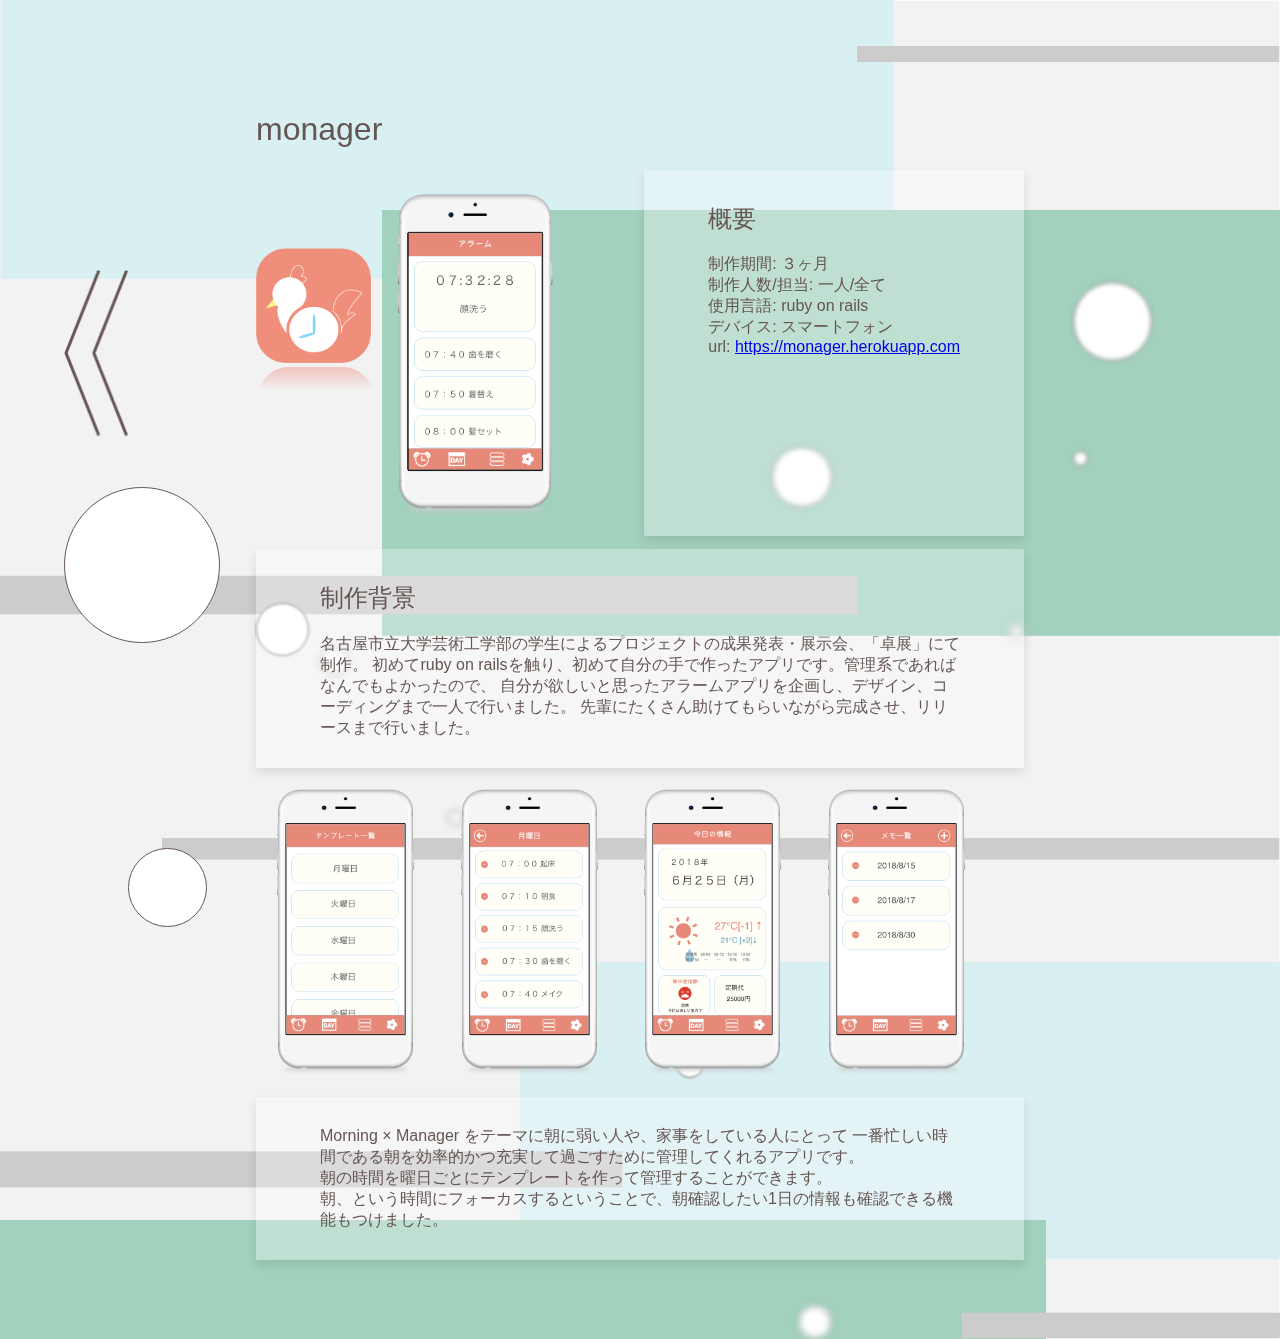
<file: work01.html>
<!DOCTYPE html>
<html>
<head>
<title>MNR_monager</title>
<meta http-equiv="Content-Type" content="text/html; charset=utf-8" />
<meta name="viewport" content="width=device-width, initial-scale=1.0, maximum-scale=1.0, minimum-scale=1.0, viewport-fit=cover">

<link rel="stylesheet" href="./css/work.css">
<link rel="stylesheet" href="./css/ball.css">
<script src="https://ajax.googleapis.com/ajax/libs/jquery/3.4.1/jquery.min.js"></script>
<script src="./rellax-master/rellax.min.js"></script>
<script src="./WebsiteScrolling/jquery.easing.1.3.js"></script>
</head>
<body>
    <a href="./index.html" class="return"><img src="./images/go_back.png"></a>
    <div class="bolls">
            <div class="rellax ball1" data-rellax-speed="5"></div>
            <div class="rellax ball2" data-rellax-speed="-3"></div>
            <div class="rellax ball3" data-rellax-speed="2"></div>
            <div class="rellax ball4" data-rellax-speed="0"></div>
            <div class="rellax ball5" data-rellax-speed="-1"></div>
            <div class="rellax ball6" data-rellax-speed="-3"></div>
            <div class="rellax ball7" data-rellax-speed="-1"></div>
            <div class="rellax ball8" data-rellax-speed="2"></div>
            <div class="rellax ball9" data-rellax-speed="-2"></div>
            <div class="rellax ball10" data-rellax-speed="1"></div>
            <div class="rellax ball11" data-rellax-speed="-1"></div>
            <div class="rellax ball12" data-rellax-speed="1"></div>
            <div class="rellax ball13" data-rellax-speed="0"></div>
    </div>
    <section class="work">
        <h1>monager</h1>
        <div class="work_about">
        <img src="./images/monager_top.png">
        <section class="white">
            <h2>概要</h2>
            <p>
                制作期間: ３ヶ月<br>
                制作人数/担当: 一人/全て<br>
                使用言語: ruby on rails<br>
                デバイス: スマートフォン<br>
                url: <a href="https://monager.herokuapp.com/" target="_blank">https://monager.herokuapp.com</a>
            </p>
        </section>
        </div>
        <section class="white">
            <h2>制作背景</h2>
            <p>
                名古屋市立大学芸術工学部の学生によるプロジェクトの成果発表・展示会、「卓展」にて制作。
                初めてruby on railsを触り、初めて自分の手で作ったアプリです。管理系であればなんでもよかったので、
                自分が欲しいと思ったアラームアプリを企画し、デザイン、コーディングまで一人で行いました。
                先輩にたくさん助けてもらいながら完成させ、リリースまで行いました。
            </p>
        </section>
        <div class="screen">
            <img src="./images/monager1.png">
            <img src="./images/monager2.png">
            <img src="./images/monager3.png">
            <img src="./images/monager4.png">
        </div>
        <section class="white">
            <p>
                Morning × Manager をテーマに朝に弱い人や、家事をしている人にとって
                一番忙しい時間である朝を効率的かつ充実して過ごすために管理してくれるアプリです。<br>
                朝の時間を曜日ごとにテンプレートを作って管理することができます。<br>
                朝、という時間にフォーカスするということで、朝確認したい1日の情報も確認できる機能もつけました。
            </p>
        </section>
    </section>

</body>
<script src="./js/main.js"></script>
</html>
</file>
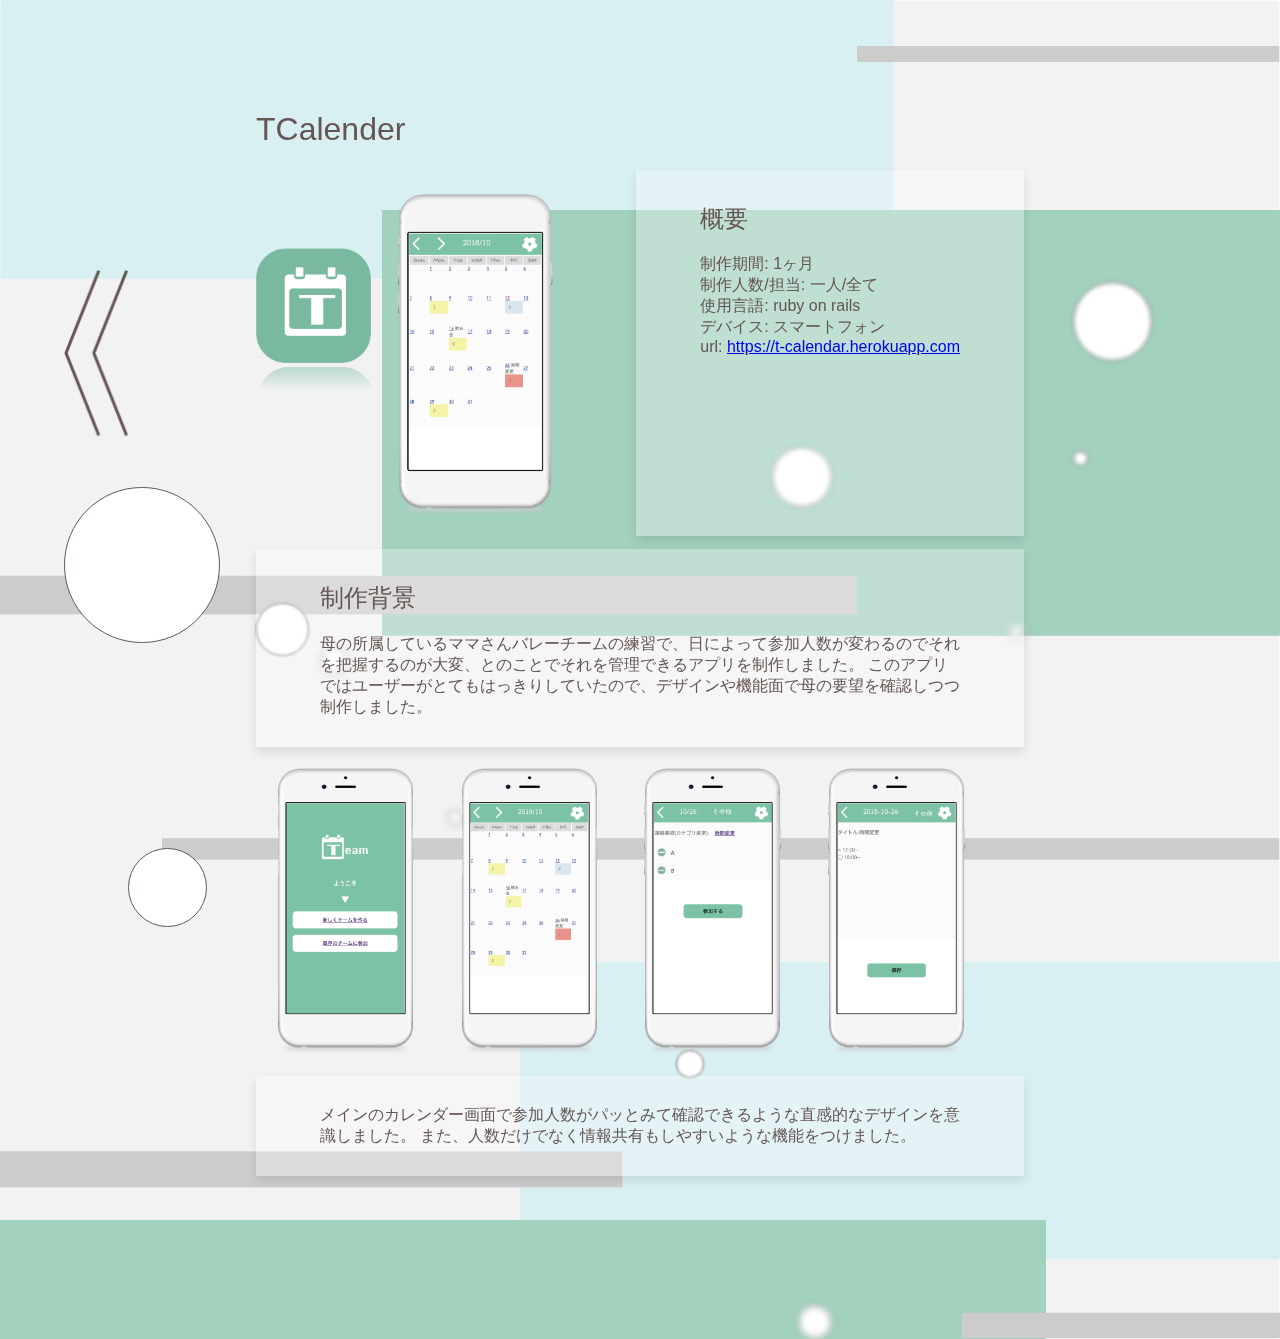
<file: work02.html>
<!DOCTYPE html>
<html>
<head>
<title>MNR_Tcalender</title>
<meta http-equiv="Content-Type" content="text/html; charset=utf-8" />
<meta name="viewport" content="width=device-width, initial-scale=1.0, maximum-scale=1.0, minimum-scale=1.0, viewport-fit=cover">

<link rel="stylesheet" href="./css/work.css">
<link rel="stylesheet" href="./css/ball.css">
<script src="https://ajax.googleapis.com/ajax/libs/jquery/3.4.1/jquery.min.js"></script>
<script src="./rellax-master/rellax.min.js"></script>
<script src="./WebsiteScrolling/jquery.easing.1.3.js"></script>
</head>
<body>
    <a href="./index.html" class="return"><img src="./images/go_back.png"></a>
    <div class="bolls">
            <div class="rellax ball1" data-rellax-speed="5"></div>
            <div class="rellax ball2" data-rellax-speed="-3"></div>
            <div class="rellax ball3" data-rellax-speed="2"></div>
            <div class="rellax ball4" data-rellax-speed="0"></div>
            <div class="rellax ball5" data-rellax-speed="-1"></div>
            <div class="rellax ball6" data-rellax-speed="-3"></div>
            <div class="rellax ball7" data-rellax-speed="-1"></div>
            <div class="rellax ball8" data-rellax-speed="2"></div>
            <div class="rellax ball9" data-rellax-speed="-2"></div>
            <div class="rellax ball10" data-rellax-speed="1"></div>
            <div class="rellax ball11" data-rellax-speed="-1"></div>
            <div class="rellax ball12" data-rellax-speed="1"></div>
            <div class="rellax ball13" data-rellax-speed="0"></div>
    </div>
    <section class="work">
        <h1>TCalender</h1>
        <div class="work_about">
        <img src="./images/tcale_top.png">
        <section class="white">
            <h2>概要</h2>
            <p>
                制作期間: 1ヶ月<br>
                制作人数/担当: 一人/全て<br>
                使用言語: ruby on rails<br>
                デバイス: スマートフォン<br>
                url: <a href="https://t-calendar.herokuapp.com/" target="_blank">https://t-calendar.herokuapp.com</a>
            </p>
        </section>
        </div>
        <section class="white">
            <h2>制作背景</h2>
            <p>
                母の所属しているママさんバレーチームの練習で、日によって参加人数が変わるのでそれを把握するのが大変、とのことでそれを管理できるアプリを制作しました。
                このアプリではユーザーがとてもはっきりしていたので、デザインや機能面で母の要望を確認しつつ制作しました。
            </p>
        </section>
        <div class="screen">
            <img src="./images/tcale1.png">
            <img src="./images/tcale4.png">
            <img src="./images/tcale2.png">
            <img src="./images/tcale3.png">
        </div>
        <section class="white">
            <p>
                メインのカレンダー画面で参加人数がパッとみて確認できるような直感的なデザインを意識しました。
                また、人数だけでなく情報共有もしやすいような機能をつけました。
            </p>
        </section>
    </section>

</body>
<script src="./js/main.js"></script>
</html>
</file>
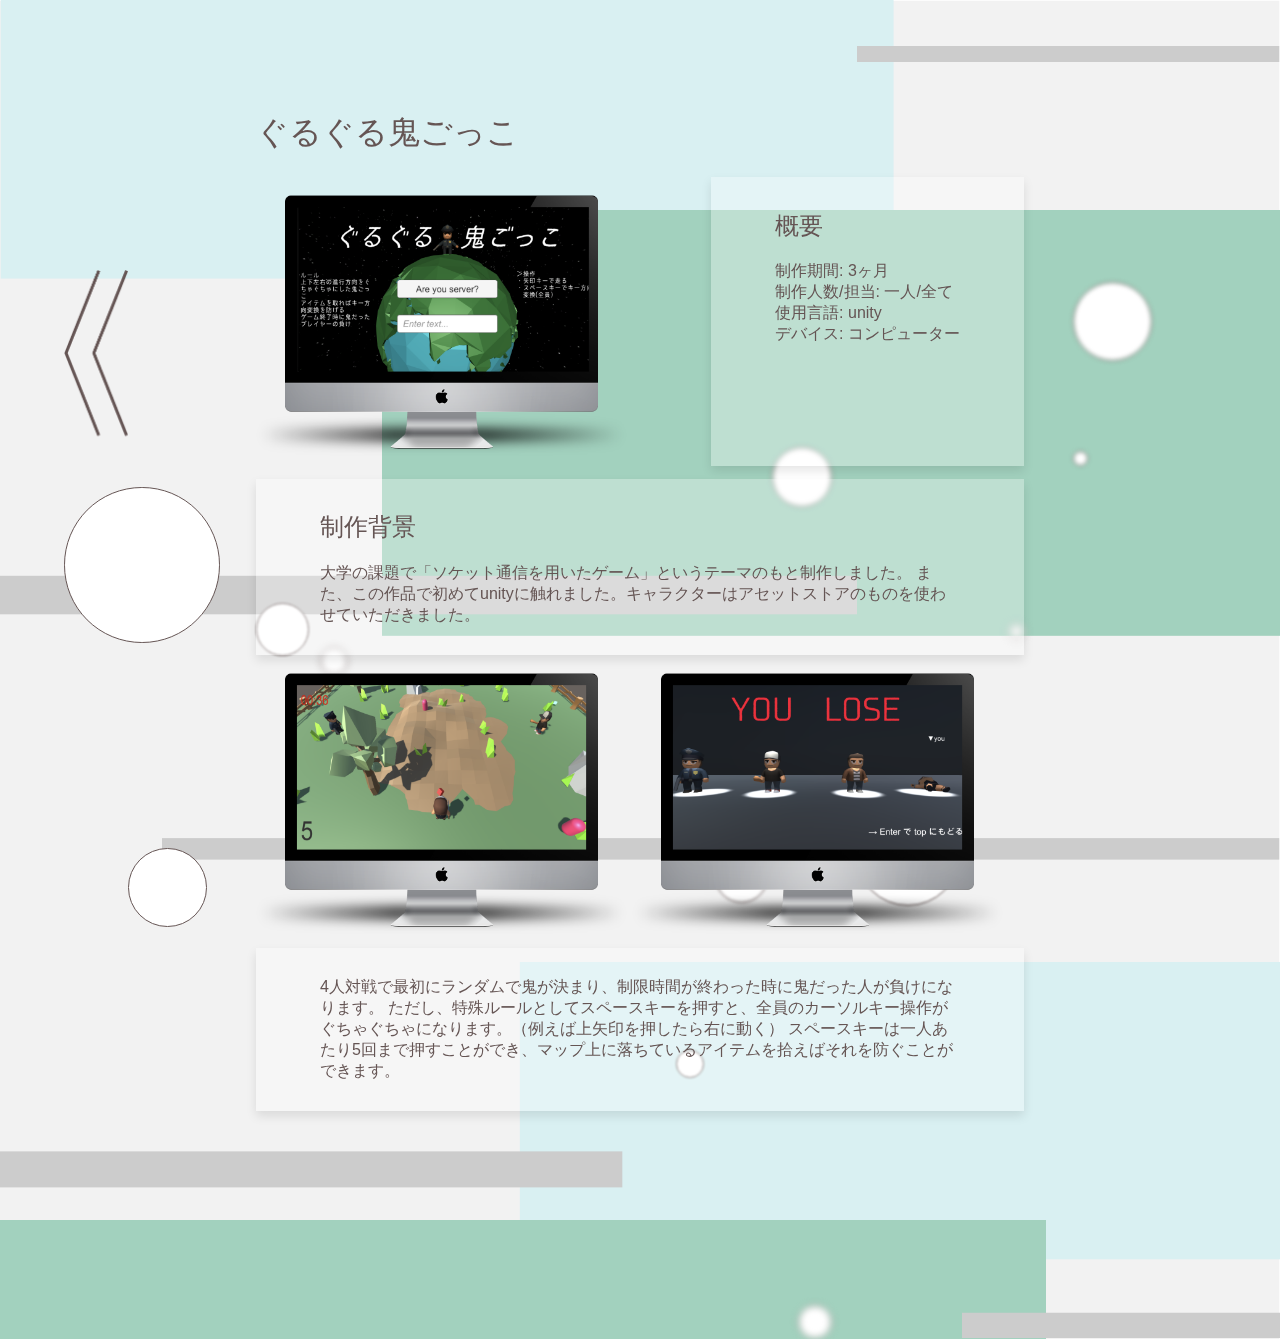
<file: work03.html>
<!DOCTYPE html>
<html>
<head>
<title>MNR_onigokko</title>
<meta http-equiv="Content-Type" content="text/html; charset=utf-8" />
<meta name="viewport" content="width=device-width, initial-scale=1.0, maximum-scale=1.0, minimum-scale=1.0, viewport-fit=cover">

<link rel="stylesheet" href="./css/work.css">
<link rel="stylesheet" href="./css/ball.css">
<script src="https://ajax.googleapis.com/ajax/libs/jquery/3.4.1/jquery.min.js"></script>
<script src="./rellax-master/rellax.min.js"></script>
<script src="./WebsiteScrolling/jquery.easing.1.3.js"></script>
</head>
<body>
    <a href="./index.html" class="return"><img src="./images/go_back.png"></a>
    <div class="bolls">
            <div class="rellax ball1" data-rellax-speed="5"></div>
            <div class="rellax ball2" data-rellax-speed="-3"></div>
            <div class="rellax ball3" data-rellax-speed="2"></div>
            <div class="rellax ball4" data-rellax-speed="0"></div>
            <div class="rellax ball5" data-rellax-speed="-1"></div>
            <div class="rellax ball6" data-rellax-speed="-3"></div>
            <div class="rellax ball7" data-rellax-speed="-1"></div>
            <div class="rellax ball8" data-rellax-speed="2"></div>
            <div class="rellax ball9" data-rellax-speed="-2"></div>
            <div class="rellax ball10" data-rellax-speed="1"></div>
            <div class="rellax ball11" data-rellax-speed="-1"></div>
            <div class="rellax ball12" data-rellax-speed="1"></div>
            <div class="rellax ball13" data-rellax-speed="0"></div>
    </div>
    <section class="work">
        <h1>ぐるぐる鬼ごっこ</h1>
        <div class="work_about mac">
        <img src="./images/oni_top.png">
        <section class="white">
            <h2>概要</h2>
            <p>
                制作期間: 3ヶ月<br>
                制作人数/担当: 一人/全て<br>
                使用言語: unity<br>
                デバイス: コンピューター<br>
            </p>
        </section>
        </div>
        <section class="white">
            <h2>制作背景</h2>
            <p>
                大学の課題で「ソケット通信を用いたゲーム」というテーマのもと制作しました。
                また、この作品で初めてunityに触れました。キャラクターはアセットストアのものを使わせていただきました。
            </p>
        </section>
        <div class="screen mac">
            <img src="./images/oni1.png">
            <img src="./images/oni2.png">
        </div>
        <section class="white">
            <p>
                4人対戦で最初にランダムで鬼が決まり、制限時間が終わった時に鬼だった人が負けになります。
                ただし、特殊ルールとしてスペースキーを押すと、全員のカーソルキー操作がぐちゃぐちゃになります。（例えば上矢印を押したら右に動く）
                スペースキーは一人あたり5回まで押すことができ、マップ上に落ちているアイテムを拾えばそれを防ぐことができます。
            </p>
        </section>
    </section>

</body>
<script src="./js/main.js"></script>
</html>
</file>
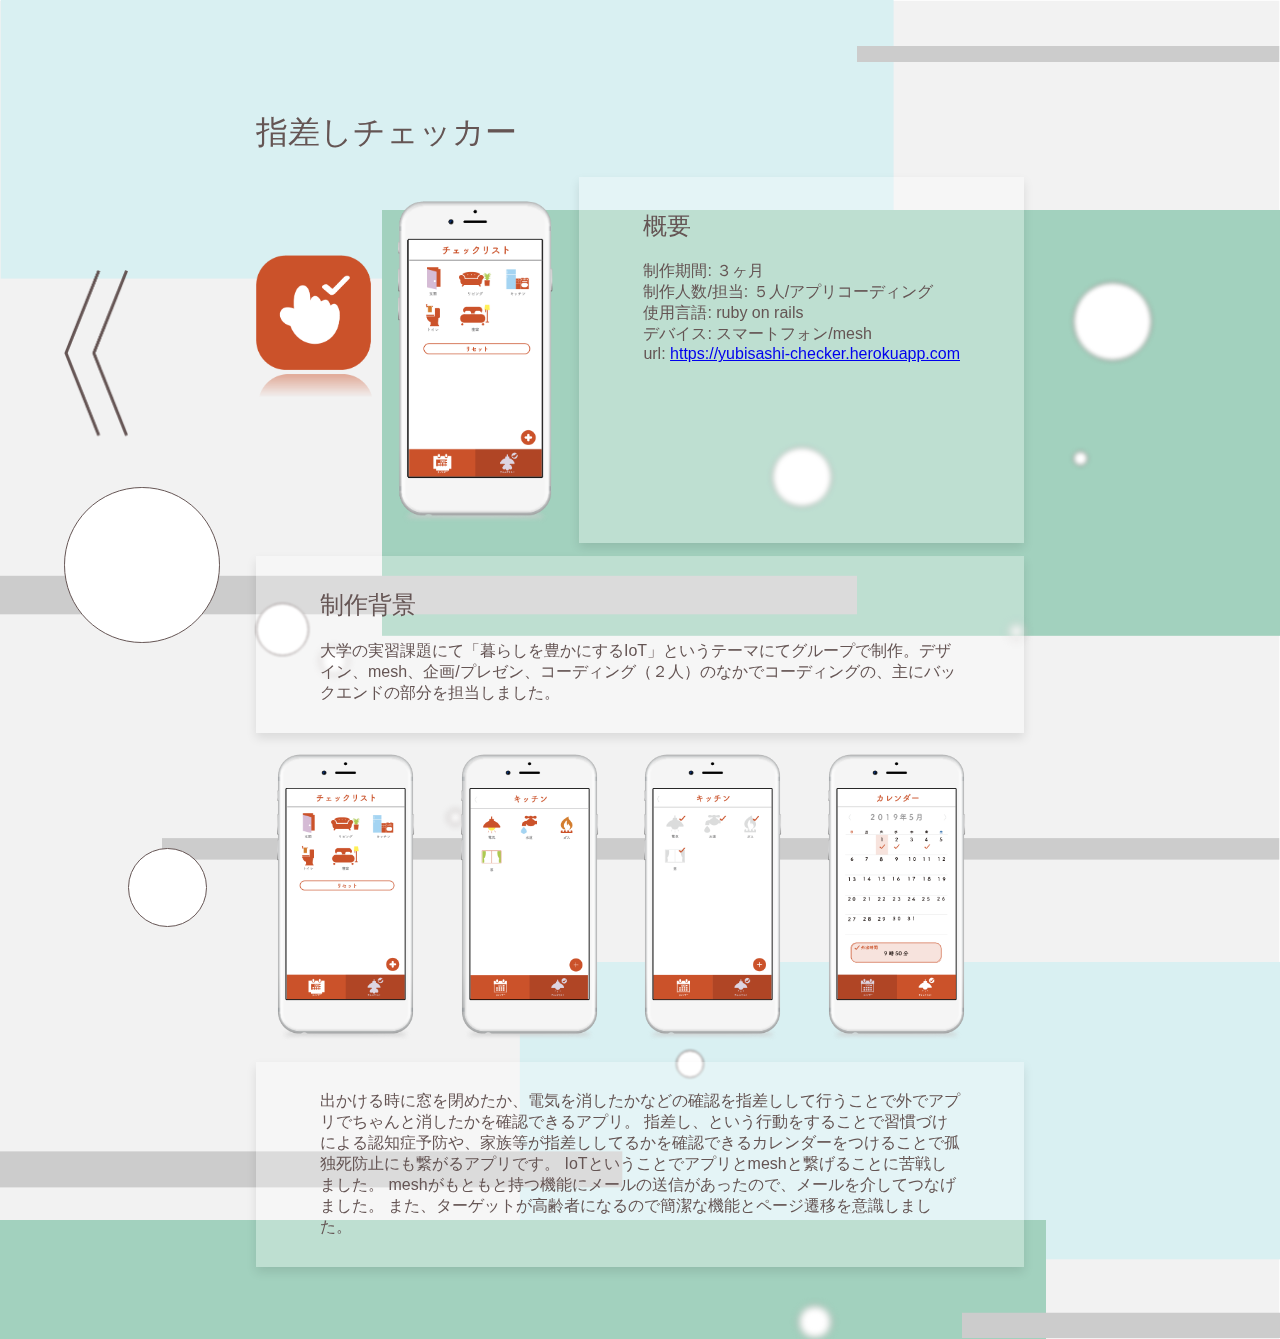
<file: work04.html>
<!DOCTYPE html>
<html>
<head>
<title>MNR_checker</title>
<meta http-equiv="Content-Type" content="text/html; charset=utf-8" />
<meta name="viewport" content="width=device-width, initial-scale=1.0, maximum-scale=1.0, minimum-scale=1.0, viewport-fit=cover">

<link rel="stylesheet" href="./css/work.css">
<link rel="stylesheet" href="./css/ball.css">
<script src="https://ajax.googleapis.com/ajax/libs/jquery/3.4.1/jquery.min.js"></script>
<script src="./rellax-master/rellax.min.js"></script>
<script src="./WebsiteScrolling/jquery.easing.1.3.js"></script>
</head>
<body>
    <a href="./index.html" class="return"><img src="./images/go_back.png"></a>
    <div class="bolls">
            <div class="rellax ball1" data-rellax-speed="5"></div>
            <div class="rellax ball2" data-rellax-speed="-3"></div>
            <div class="rellax ball3" data-rellax-speed="2"></div>
            <div class="rellax ball4" data-rellax-speed="0"></div>
            <div class="rellax ball5" data-rellax-speed="-1"></div>
            <div class="rellax ball6" data-rellax-speed="-3"></div>
            <div class="rellax ball7" data-rellax-speed="-1"></div>
            <div class="rellax ball8" data-rellax-speed="2"></div>
            <div class="rellax ball9" data-rellax-speed="-2"></div>
            <div class="rellax ball10" data-rellax-speed="1"></div>
            <div class="rellax ball11" data-rellax-speed="-1"></div>
            <div class="rellax ball12" data-rellax-speed="1"></div>
            <div class="rellax ball13" data-rellax-speed="0"></div>
    </div>
    <section class="work">
        <h1>指差しチェッカー</h1>
        <div class="work_about">
        <img src="./images/check_top.png">
        <section class="white">
            <h2>概要</h2>
            <p>
                制作期間: ３ヶ月<br>
                制作人数/担当: ５人/アプリコーディング<br>
                使用言語: ruby on rails<br>
                デバイス: スマートフォン/mesh<br>
                url: <a href="https://yubisashi-checker.herokuapp.com/" target="_blank">https://yubisashi-checker.herokuapp.com</a>
            </p>
        </section>
        </div>
        <section class="white">
            <h2>制作背景</h2>
            <p>
                大学の実習課題にて「暮らしを豊かにするIoT」というテーマにてグループで制作。デザイン、mesh、企画/プレゼン、コーディング（２人）のなかでコーディングの、主にバックエンドの部分を担当しました。
            </p>
        </section>
        <div class="screen">
            <img src="./images/check1.png">
            <img src="./images/check2.png">
            <img src="./images/check3.png">
            <img src="./images/check4.png">
        </div>
        <section class="white">
            <p>
                出かける時に窓を閉めたか、電気を消したかなどの確認を指差しして行うことで外でアプリでちゃんと消したかを確認できるアプリ。
                指差し、という行動をすることで習慣づけによる認知症予防や、家族等が指差ししてるかを確認できるカレンダーをつけることで孤独死防止にも繋がるアプリです。
                IoTということでアプリとmeshと繋げることに苦戦しました。
                meshがもともと持つ機能にメールの送信があったので、メールを介してつなげました。
                また、ターゲットが高齢者になるので簡潔な機能とページ遷移を意識しました。
            </p>
        </section>
    </section>

</body>
<script src="./js/main.js"></script>
</html>
</file>
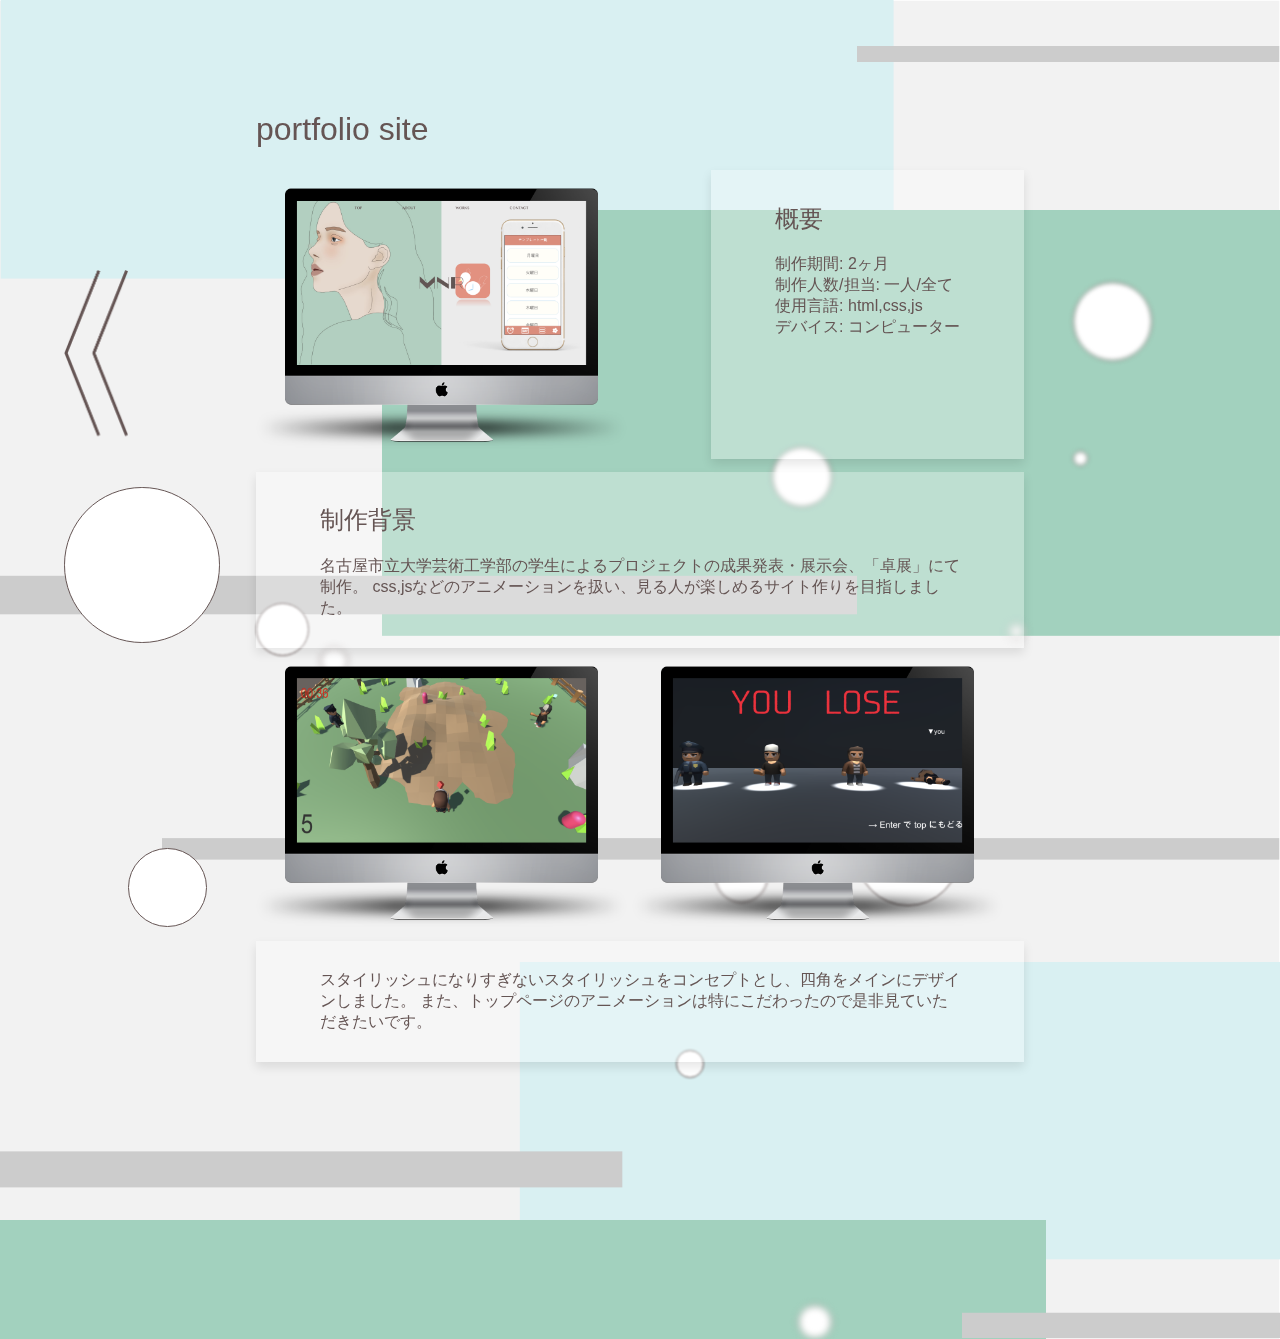
<file: work05.html>
<!DOCTYPE html>
<html>
<head>
<title>MNR_portfolio</title>
<meta http-equiv="Content-Type" content="text/html; charset=utf-8" />
<meta name="viewport" content="width=device-width, initial-scale=1.0, maximum-scale=1.0, minimum-scale=1.0, viewport-fit=cover">

<link rel="stylesheet" href="./css/work.css">
<link rel="stylesheet" href="./css/ball.css">
<script src="https://ajax.googleapis.com/ajax/libs/jquery/3.4.1/jquery.min.js"></script>
<script src="./rellax-master/rellax.min.js"></script>
<script src="./WebsiteScrolling/jquery.easing.1.3.js"></script>
</head>
<body>
    <a href="./index.html" class="return"><img src="./images/go_back.png"></a>
    <div class="bolls">
            <div class="rellax ball1" data-rellax-speed="5"></div>
            <div class="rellax ball2" data-rellax-speed="-3"></div>
            <div class="rellax ball3" data-rellax-speed="2"></div>
            <div class="rellax ball4" data-rellax-speed="0"></div>
            <div class="rellax ball5" data-rellax-speed="-1"></div>
            <div class="rellax ball6" data-rellax-speed="-3"></div>
            <div class="rellax ball7" data-rellax-speed="-1"></div>
            <div class="rellax ball8" data-rellax-speed="2"></div>
            <div class="rellax ball9" data-rellax-speed="-2"></div>
            <div class="rellax ball10" data-rellax-speed="1"></div>
            <div class="rellax ball11" data-rellax-speed="-1"></div>
            <div class="rellax ball12" data-rellax-speed="1"></div>
            <div class="rellax ball13" data-rellax-speed="0"></div>
    </div>
    <section class="work">
        <h1>portfolio site</h1>
        <div class="work_about mac">
        <img src="./images/port_top.png">
        <section class="white">
            <h2>概要</h2>
            <p>
                制作期間: 2ヶ月<br>
                制作人数/担当: 一人/全て<br>
                使用言語: html,css,js<br>
                デバイス: コンピューター<br>
            </p>
        </section>
        </div>
        <section class="white">
            <h2>制作背景</h2>
            <p>
                    名古屋市立大学芸術工学部の学生によるプロジェクトの成果発表・展示会、「卓展」にて制作。
                    css,jsなどのアニメーションを扱い、見る人が楽しめるサイト作りを目指しました。
            </p>
        </section>
        <div class="screen mac">
            <img src="./images/oni1.png">
            <img src="./images/oni2.png">
        </div>
        <section class="white">
            <p>
                スタイリッシュになりすぎないスタイリッシュをコンセプトとし、四角をメインにデザインしました。
                また、トップページのアニメーションは特にこだわったので是非見ていただきたいです。
            </p>
        </section>
    </section>

</body>
<script src="./js/main.js"></script>
</html>
</file>
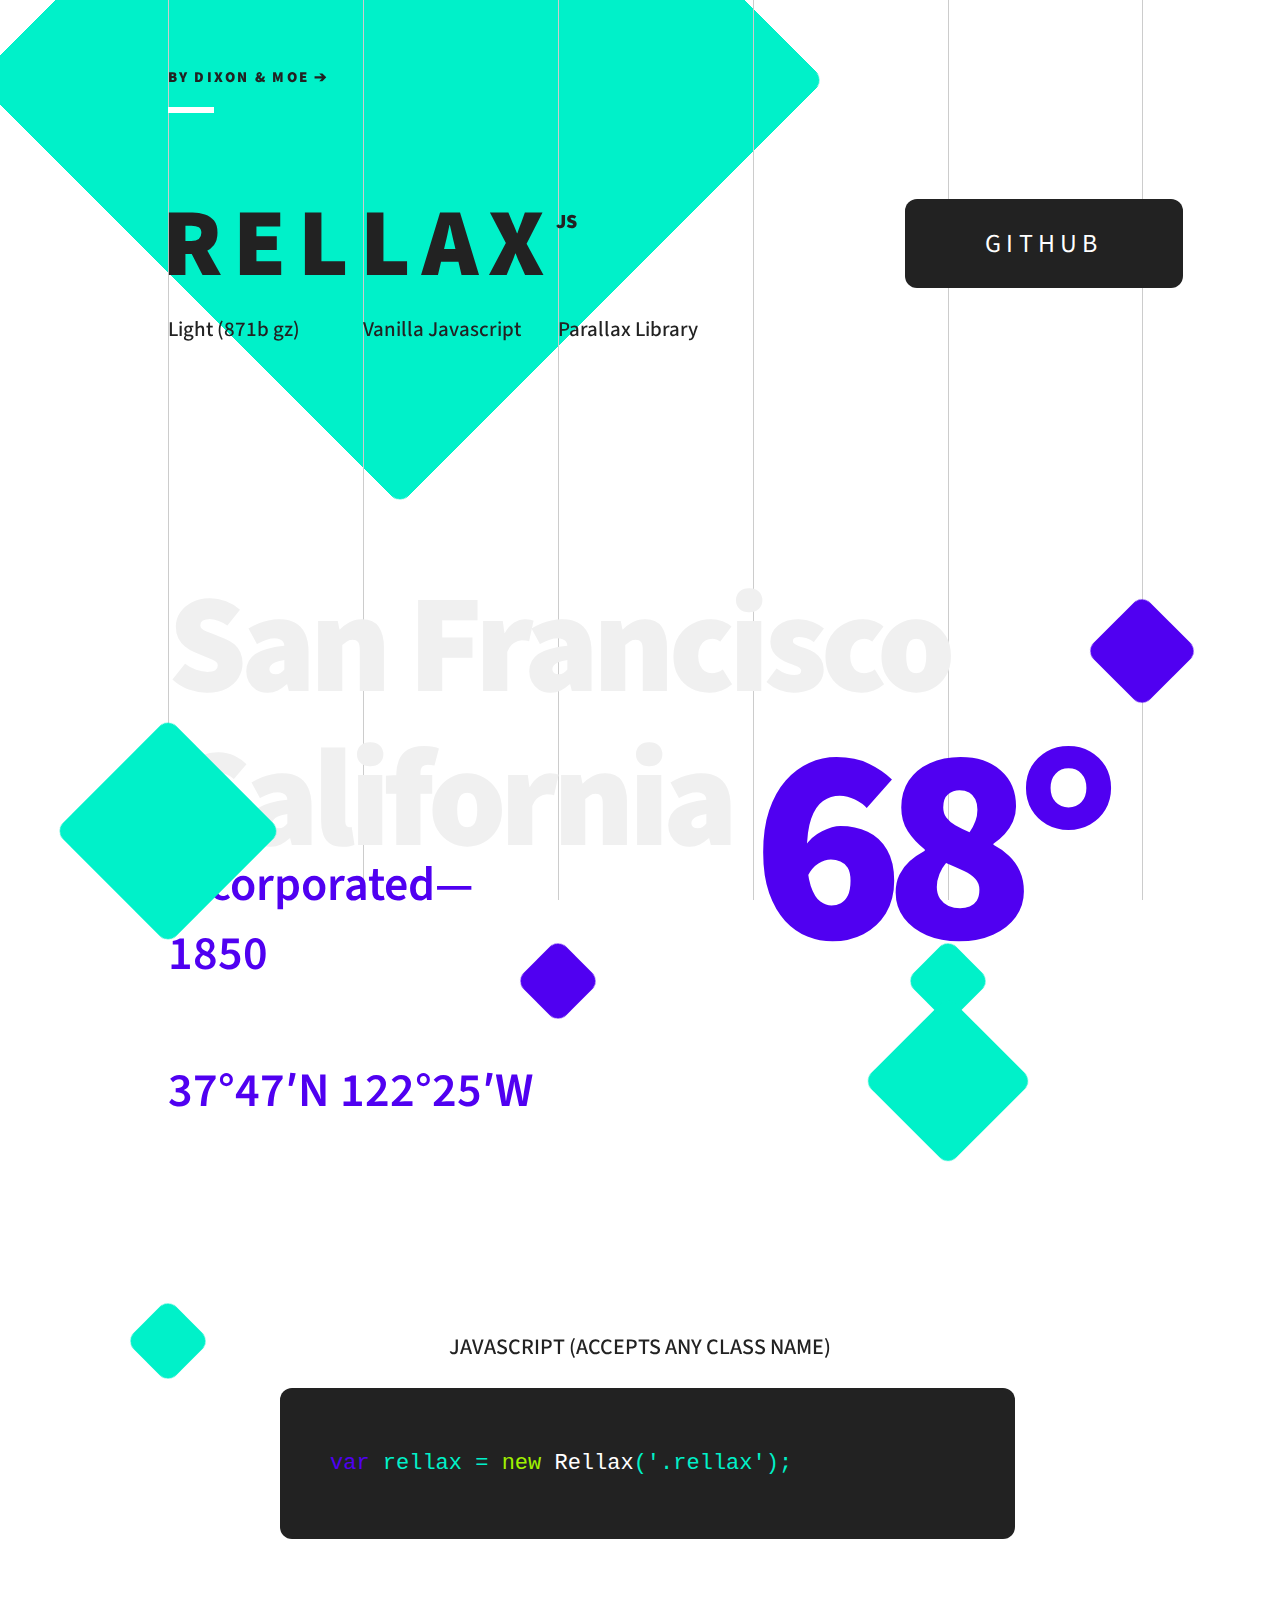
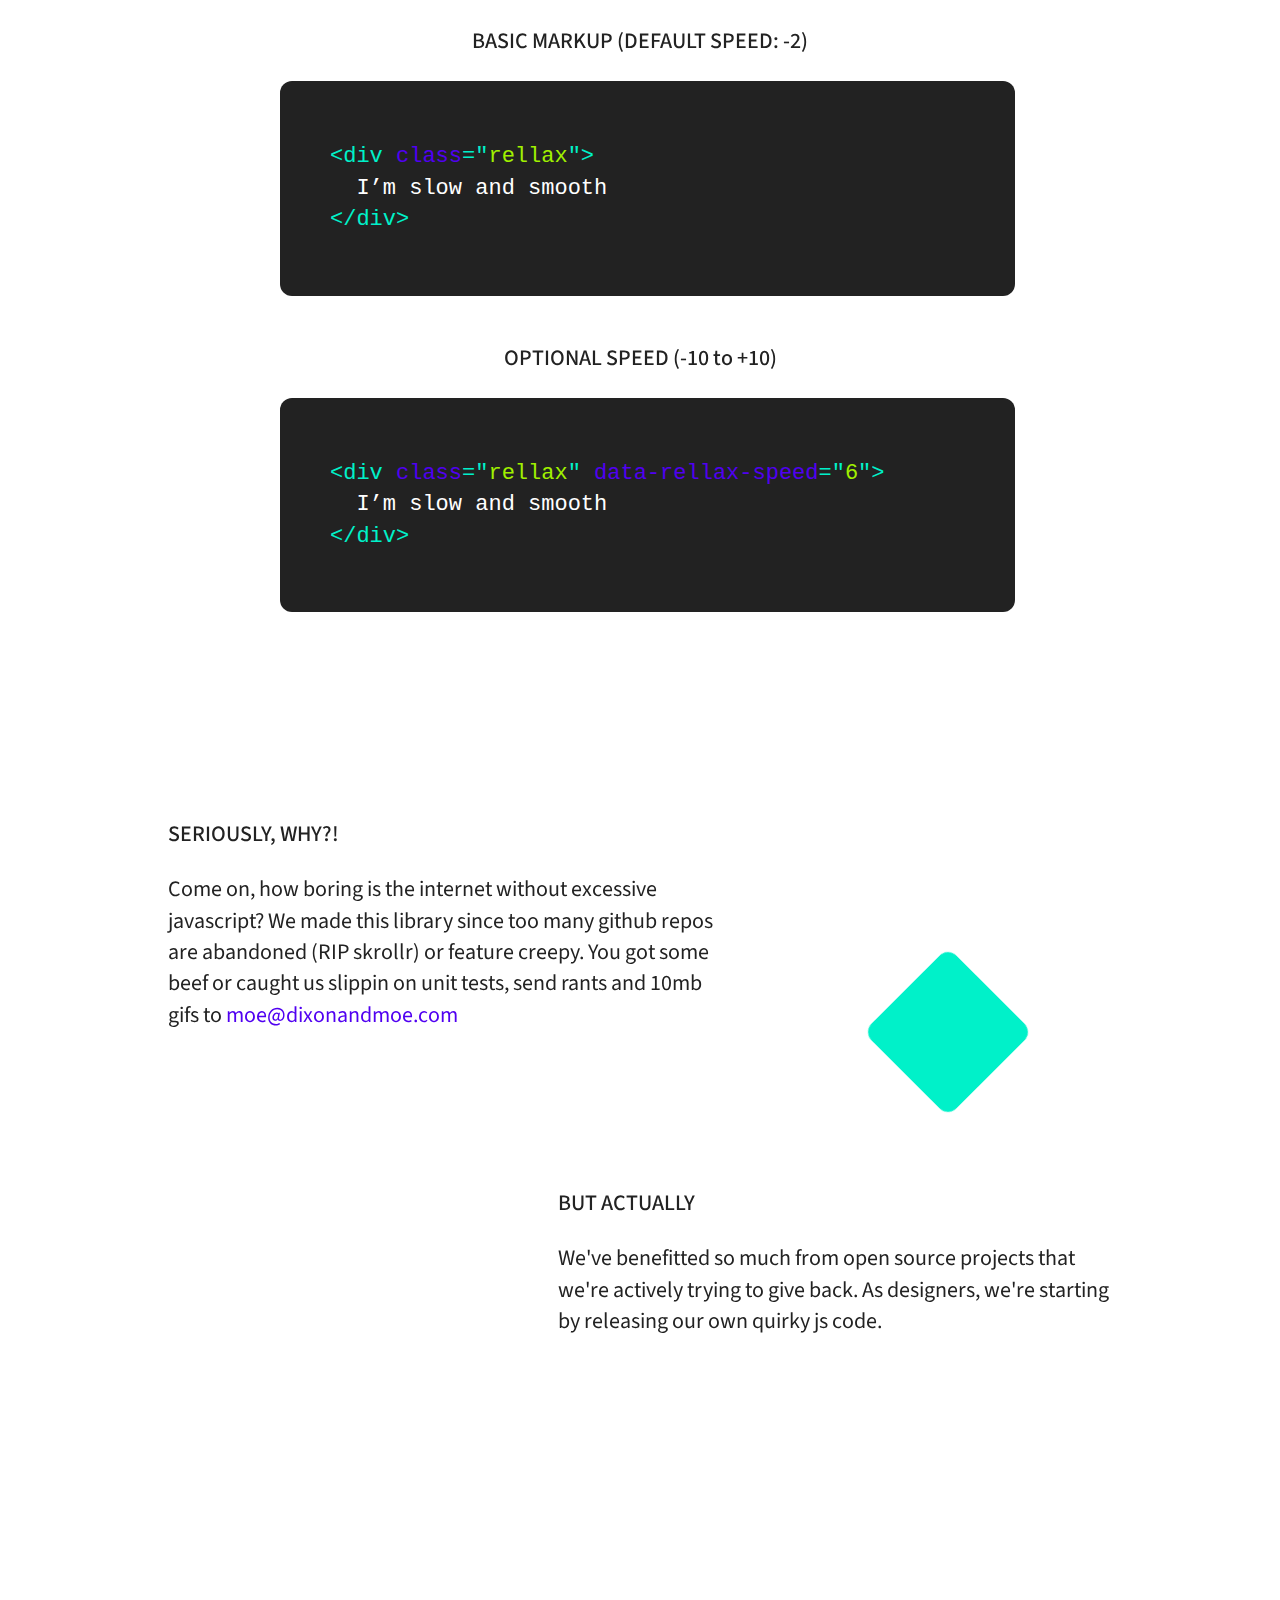
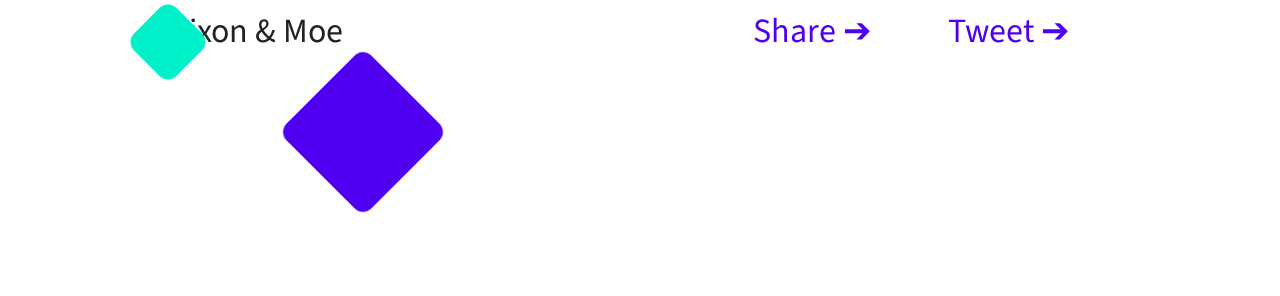
<file: rellax-master/demo.html>
<!DOCTYPE html>
<html lang="en">
  <head>
    <meta charset="utf-8">
    <meta http-equiv="X-UA-Compatible" content="IE=edge,chrome=1">
    <title>Vanilla Javascript Parallax Library - Rellax.js</title>
    <meta name="description" content="">
    <meta name="viewport" content="width=device-width">

    <link href='https://fonts.googleapis.com/css?family=Source+Sans+Pro:600,700,900' rel='stylesheet' type='text/css'>

    <!-- Booooooootstrap -->
    <link rel="stylesheet" href="css/bootstrap.min.css">

    <!-- Styles -->
    <link rel="stylesheet" type="text/css" href="css/main.css">

    <!--[if lt IE 9]>
    <script src="//html5shiv.googlecode.com/svn/trunk/html5.js"></script>
    <script>window.html5 || document.write('<script src="js/vendor/html5shiv.js"><\/script>')</script>
    <![endif]-->
  </head>

  <body>
    <div class="grid">
      <div class="container">
        <div class="row">
          <div class="col-md-offset-1 col-md-2">
            <div class="grid-line"></div>
          </div>
          <div class="col-md-2">
            <div class="grid-line"></div>
          </div>
          <div class="col-md-2">
            <div class="grid-line"></div>
          </div>
          <div class="col-md-2">
            <div class="grid-line"></div>
          </div>
          <div class="col-md-2">
            <div class="grid-line" style="margin-right:-30px;border-right:1px solid #ccc"></div>
          </div>
        </div>
      </div>
    </div>

    <div class="fixed-top rellax" data-rellax-speed="-2"
      style="transform: rotate(45deg);"
    >
    </div>

    <main class="main">
      <header>
        <div class="container">
          <div class="row">
            <div class="col-md-offset-1 col-md-11">
              <a href="http://dixonandmoe.com/">
                <h2>BY DIXON & MOE <span>➔</span></h2>
              </a>
              <div class="white-block"></div>
            </div>
          </div>
          <div class="title">
            <div class="row">
              <div class="col-md-offset-1 col-md-6">
                <h1>RELLAX<span>JS</span></h1>
              </div>
              <div class="col-md-4 text-right">
                <a href="https://github.com/dixonandmoe/rellax">GITHUB</a>
              </div>
            </div>
          </div>
          <div class="subtitle">
            <div class="row">
              <div class="col-md-offset-1 col-md-2">
                <h3>Light (871b gz)</h3>
              </div>
              <div class="col-md-2">
                <h3>Vanilla Javascript</h3>
              </div>
              <div class="col-md-2">
                <h3>Parallax Library</h3>
              </div>
            </div>
          </div>
        </div>
      </header>


      <section class="section san-francisco">
        <div class="absolute">
          <div class="container">
            <div class="row">
              <div class="col-md-offset-1 col-md-11">
                <h2 class="rellax" data-rellax-speed="-3">San Francisco<br>California</h2>
              </div>
            </div>
          </div>
        </div>

        <div class="absolute above">
          <div class="container">
            <div class="row">

              <div class="col-md-offset-1 col-md-2">
                <div class="lg-green rellax"
                  data-rellax-speed="2"
                  style="transform: rotate(45deg);">
                </div>
                <div class="sm-green rellax"
                  data-rellax-speed="5"
                  style="transform: rotate(45deg);">
                </div>
              </div>

              <div class="col-md-offset-2 col-md-1">
                <div class="sm-purple rellax"
                  data-rellax-speed="2"
                  style="transform: rotate(45deg);">
                </div>
              </div>

              <div class="col-md-offset-3 col-md-1">
                <div class="xs-green rellax"
                  data-rellax-speed="5"
                  style="transform: rotate(45deg);">
                </div>
                <div class="md-green rellax"
                  data-rellax-speed="1"
                  style="transform: rotate(45deg);">
                </div>
              </div>

              <div class="col-md-1">
                <div class="lg-purple rellax"
                  data-rellax-speed="3"
                  style="transform: rotate(45deg);">
                </div>
              </div>

            </div>
          </div>
        </div>


        <div class="container">

          <div class="row">
            <div class="col-md-offset-1 col-md-5">
              <div class="date">
                Incorporated—<br>
                1850<br><br>
                37°47′N 122°25′W
              </div>
            </div>
            <div class="col-md-offset-1 col-md-4">
              <div class="temp">
                68°
              </div>
            </div>
          </div>
        </div>


      </section>


      <section class="section">

      </section>


      <section class="section">
        <div style="margin-top: 200px">
          <div class="container">

              <div class="row">
                <div class="col-md-12 text-center">
                  <h4>JAVASCRIPT (ACCEPTS ANY CLASS NAME)</h4>
                </div>
              </div>

              <div class="row">
                <div class="col-md-offset-2 col-md-8">
                  <div class="text-editor">
                    <code>
                      <span class="purple">var</span> rellax = <span class="green">new</span> <span class="white">Rellax</span>('.rellax');
                    </code>
                  </div>
                </div>
              </div>


              <div class="row">
                <div class="col-md-12 text-center" style="margin-top:80px">
                  <h4>BASIC MARKUP (DEFAULT SPEED: -2)</h4>
                </div>
              </div>

              <div class="row">
                <div class="col-md-offset-2 col-md-8">
                  <div class="text-editor">
                    <code>
                      &lt;div <span class="purple">class</span>="<span class="green">rellax</span>"&gt;<br>
                      <span class="white">&nbsp;&nbsp;I’m slow and smooth</span><br>
                      &lt;/div&gt;
                    </code>
                  </div>
                </div>
              </div>


              <div class="row">
                <div class="col-md-12 text-center" style="margin-top:40px">
                  <h4>OPTIONAL SPEED (-10 to +10)</h4>
                </div>
              </div>

              <div class="row">
                <div class="col-md-offset-2 col-md-8">
                  <div class="text-editor">
                    <code>
                      &lt;div <span class="purple">class</span>="<span class="green">rellax</span>" <span class="purple">data-rellax-speed</span>="<span class="green">6</span>"&gt;<br>
                      <span class="white">&nbsp;&nbsp;I’m slow and smooth</span><br>
                      &lt;/div&gt;
                    </code>
                  </div>
                </div>
              </div>

          </div>
        </div>
      </section>



      <section class="section">

        <div class="absolute above" style="pointer-events: none;">
          <div class="container">
            <div class="row">

              <div class="col-md-offset-1 col-md-2">
                <div class="bt-green rellax"
                  data-rellax-speed="5"
                  style="transform: rotate(45deg);">
                </div>
              </div>

              <div class="col-md-offset-0 col-md-1">
                <div class="md-dixonandmoe rellax"
                  data-rellax-speed="2"
                  style="transform: rotate(45deg);">
                </div>
              </div>

              <div class="col-md-offset-5 col-md-1">
                <div class="md-twitter rellax"
                  data-rellax-speed="1"
                  style="transform: rotate(45deg);">
                </div>
              </div>

              <div class="col-md-1">
                <div class="md-facebook rellax"
                  data-rellax-speed="3"
                  data-rellax-percentage="0.5"
                  style="transform: rotate(45deg);">
                </div>
              </div>

            </div>
          </div>
        </div>

        <div class="copy" style="margin-top: 200px;margin-bottom: 500px">
          <div class="container">
            <div class="row">
              <div class="col-md-offset-1 col-md-6">
                <h4>SERIOUSLY, WHY?!</h4>
                <p>Come on, how boring is the internet without excessive javascript? We made this library since too many github repos are abandoned (RIP skrollr) or feature creepy. You got some beef or caught us slippin on unit tests, send rants and 10mb gifs to <a href="mailto:moe@dixonandmoe.">moe@dixonandmoe.com</a></p>
              </div>
            </div>

            <div class="row" style="margin-top: 140px">
              <div class="col-md-offset-5 col-md-6">
                <h4>BUT ACTUALLY</h4>
                <p>We've benefitted so much from open source projects that we're actively trying to give back. As designers, we're starting by releasing our own quirky js code.</p>
              </div>
            </div>
          </div>
        </div>
      </section>

      <section class="share">
        <div class="container">
          <div class="row">
            <div class="col-md-offset-1 col-md-3">
              <a class="dam" href="http://dixonandmoe.com/">Dixon &amp; Moe</a>
            </div>
            <div class="col-md-offset-3 col-md-2">
              <a href="https://www.facebook.com/sharer/sharer.php?u=http://dixonandmoe.com/rellax/">Share <span>➔</span></a>
            </div>
            <div class="col-md-offset-0 col-md-2">
              <a href="https://twitter.com/share?url=http://dixonandmoe.com/rellax/">Tweet <span>➔</span></a>
            </div>
          </div>
        </div>
      </section>

    </main>


    <!-- javascript -->
    <script type="text/javascript" src="rellax.js"></script>
    <script>
    	var rellax = new Rellax('.rellax', {
        // center: true
        callback: function(position) {
            // callback every position change
            console.log(position);
        }
      });
    </script>



  </body>
</html>
</file>
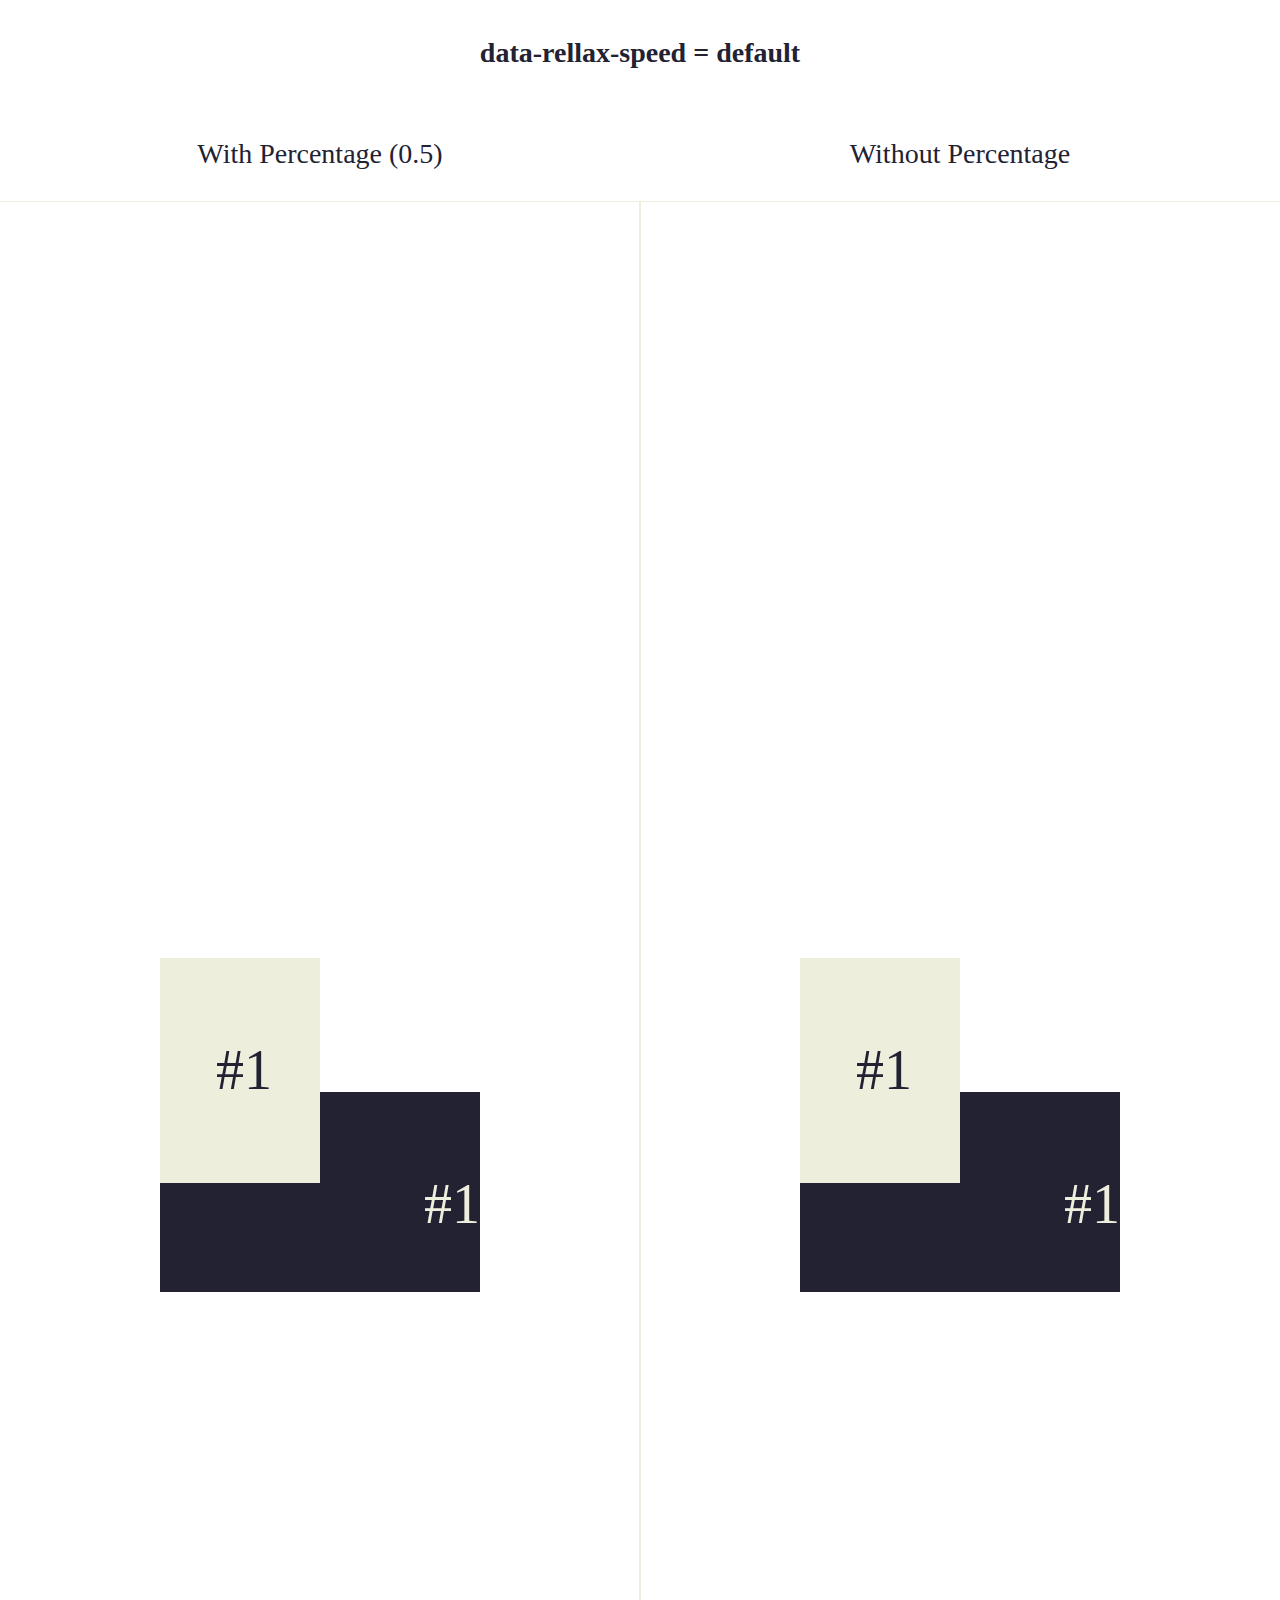
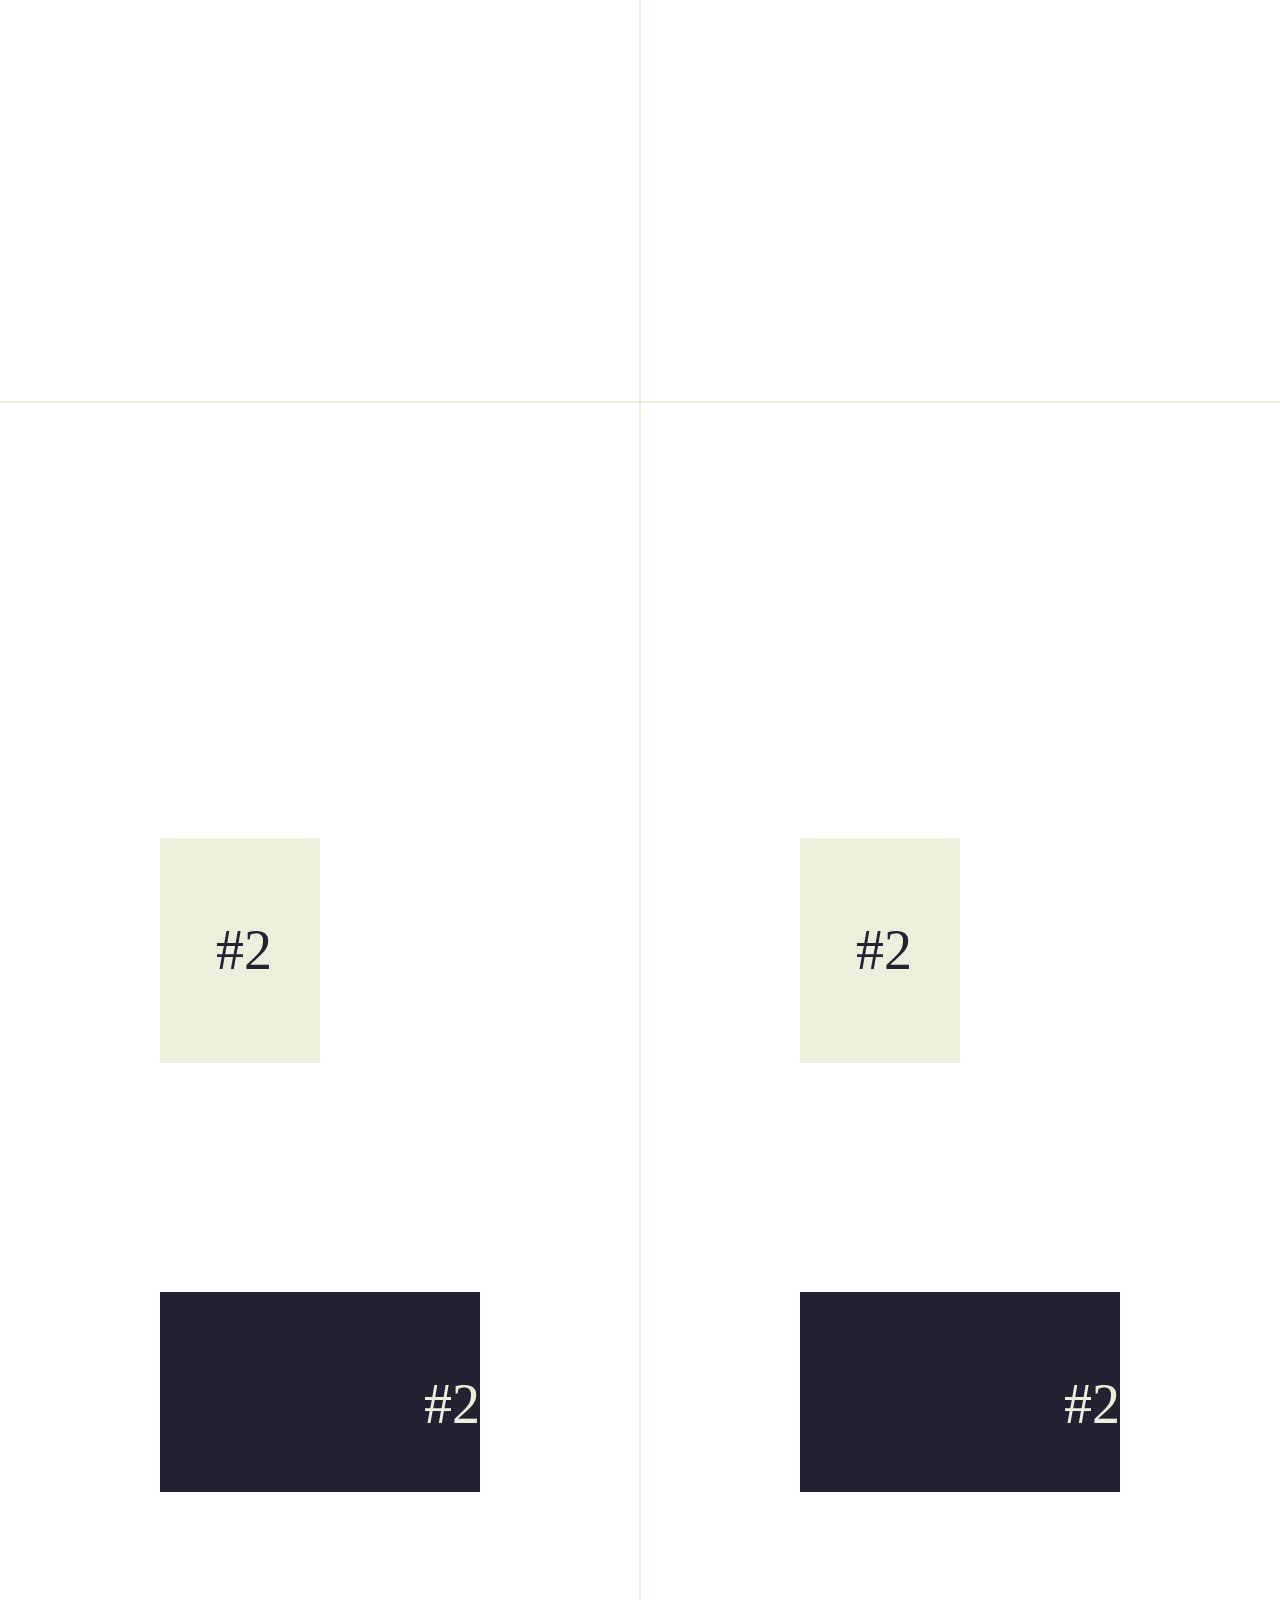
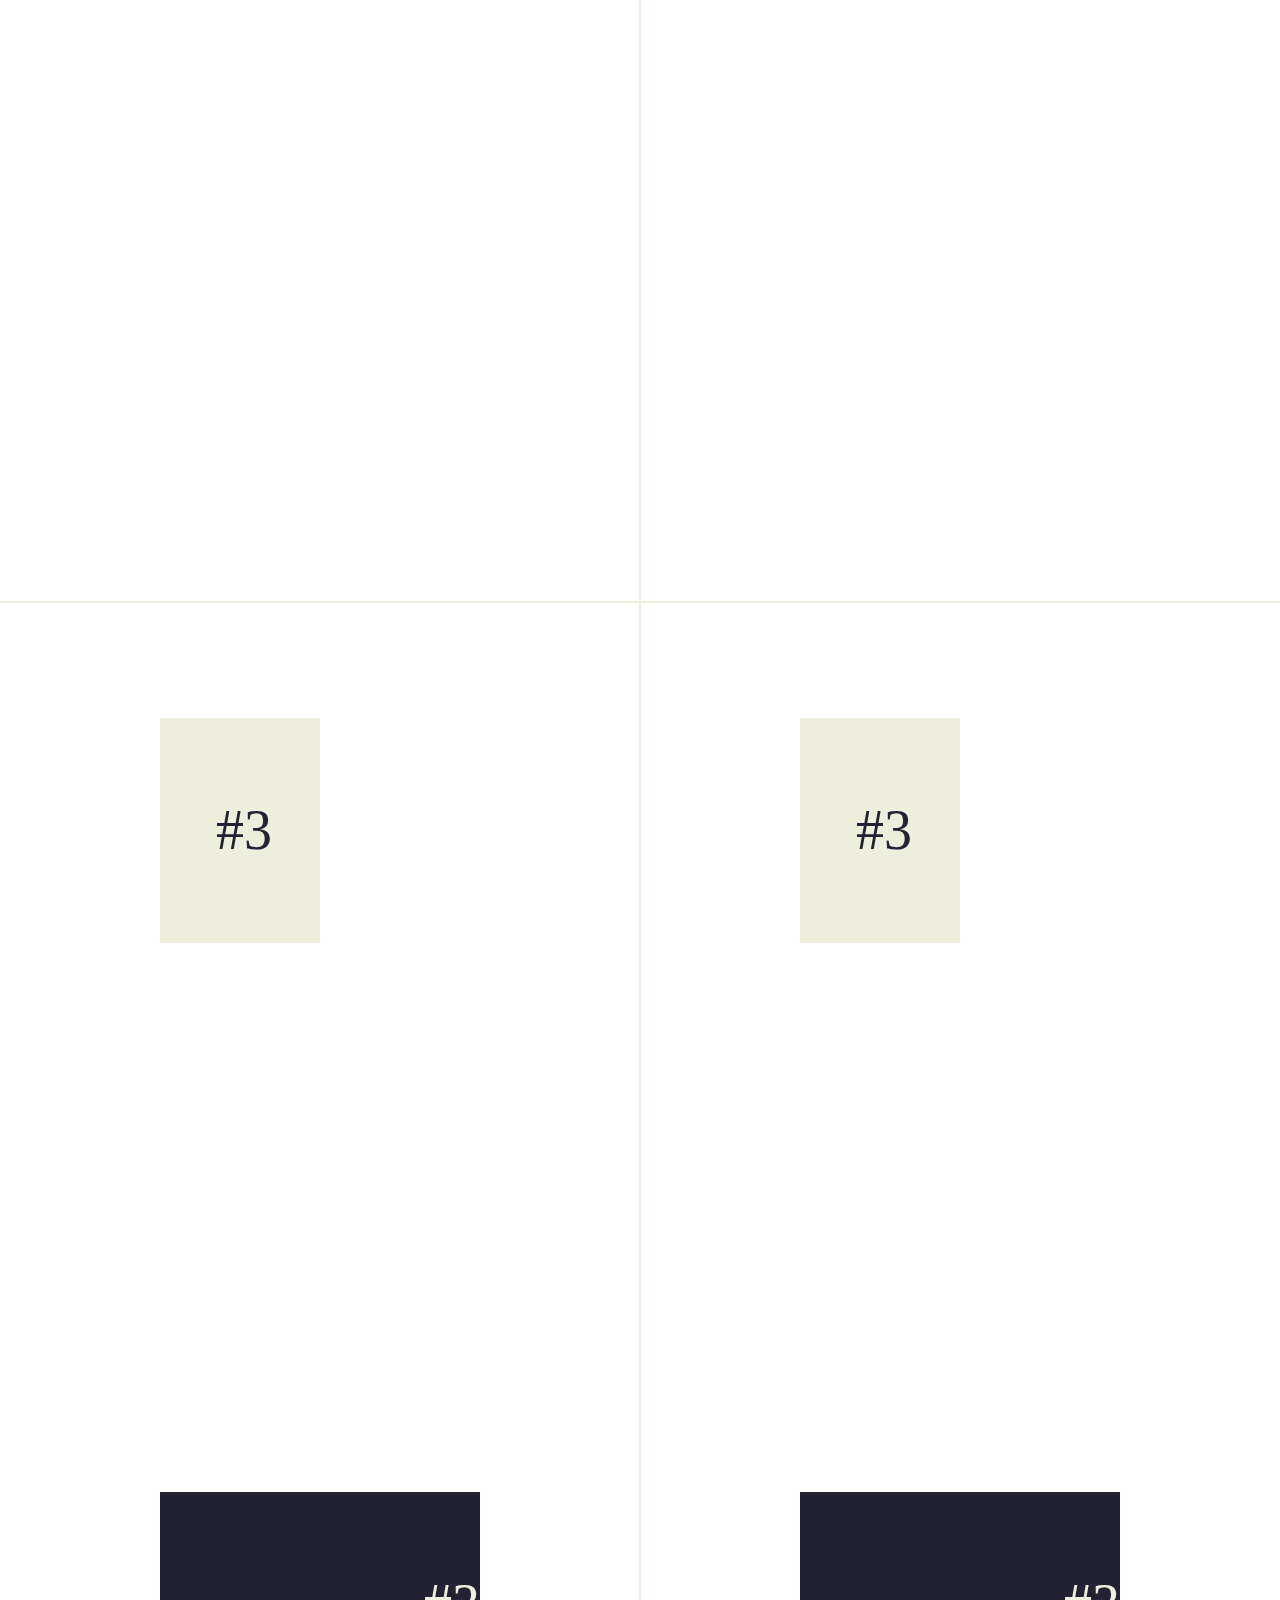
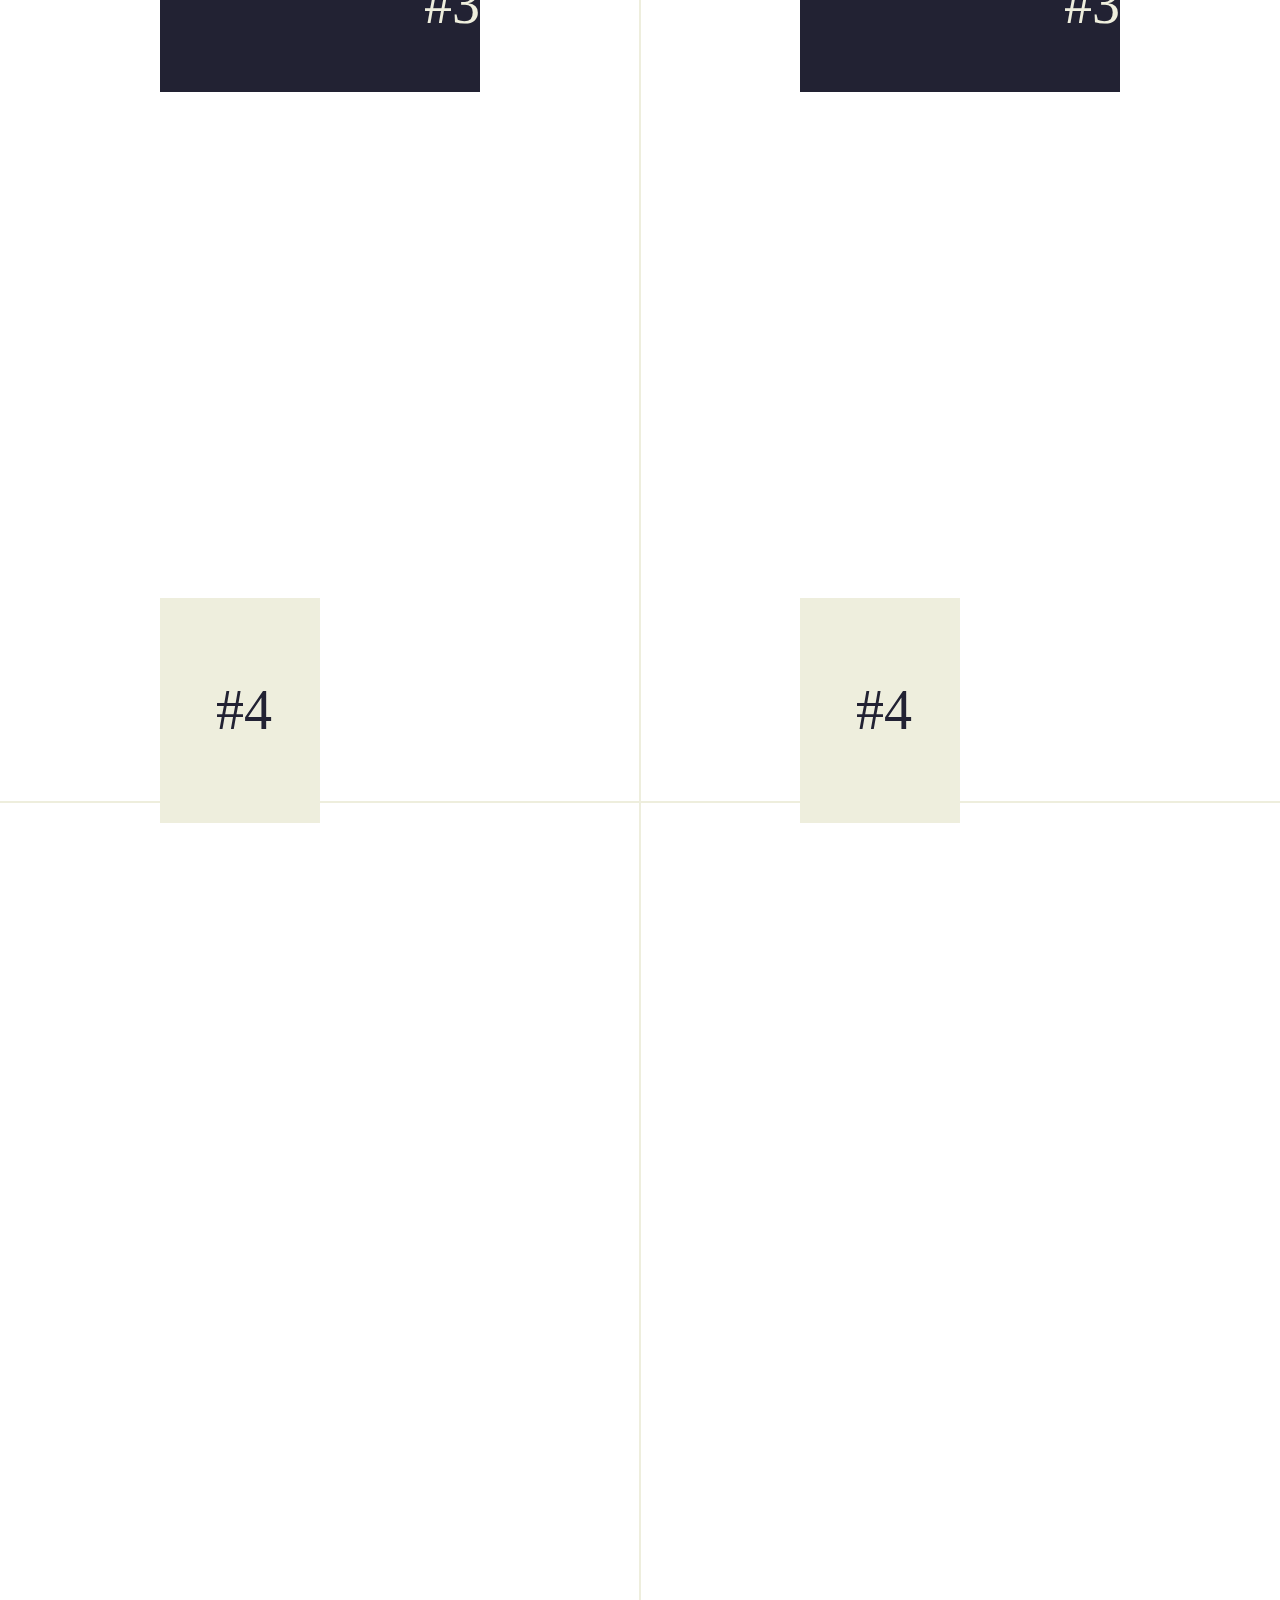
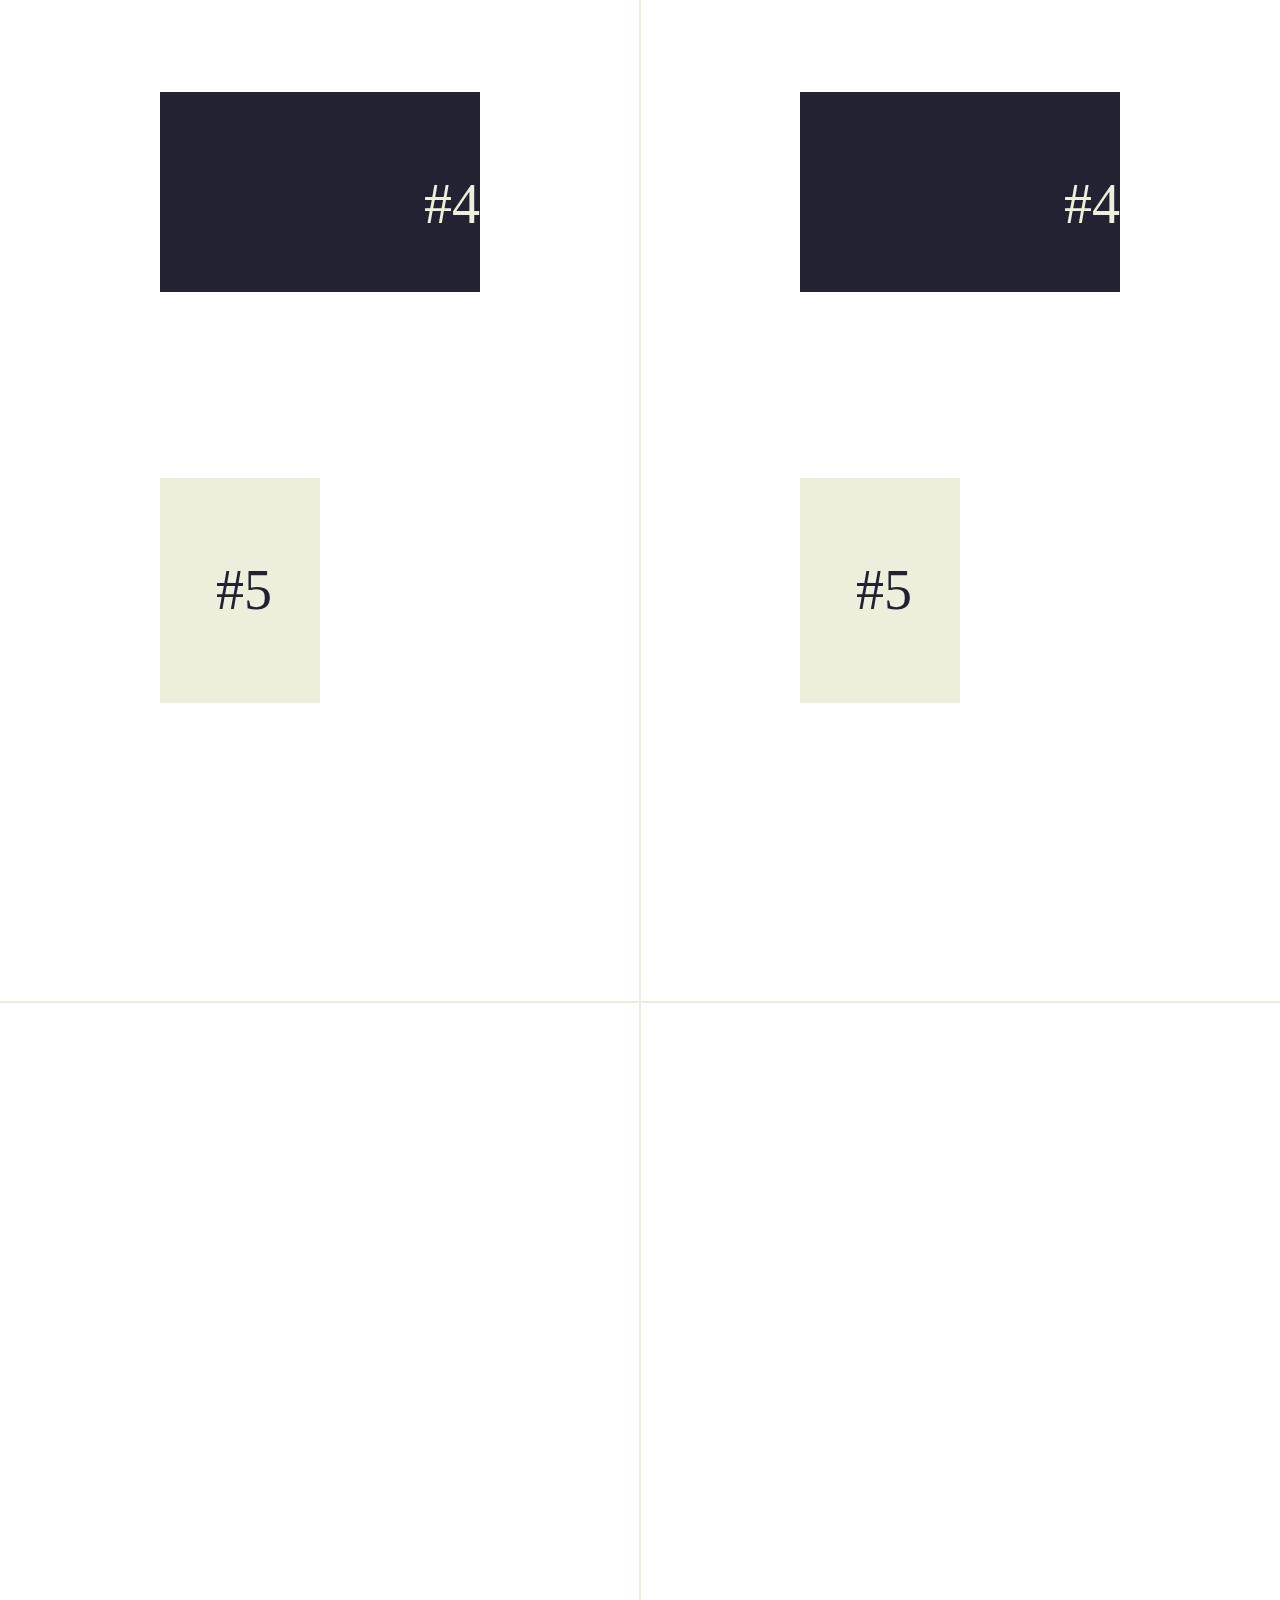
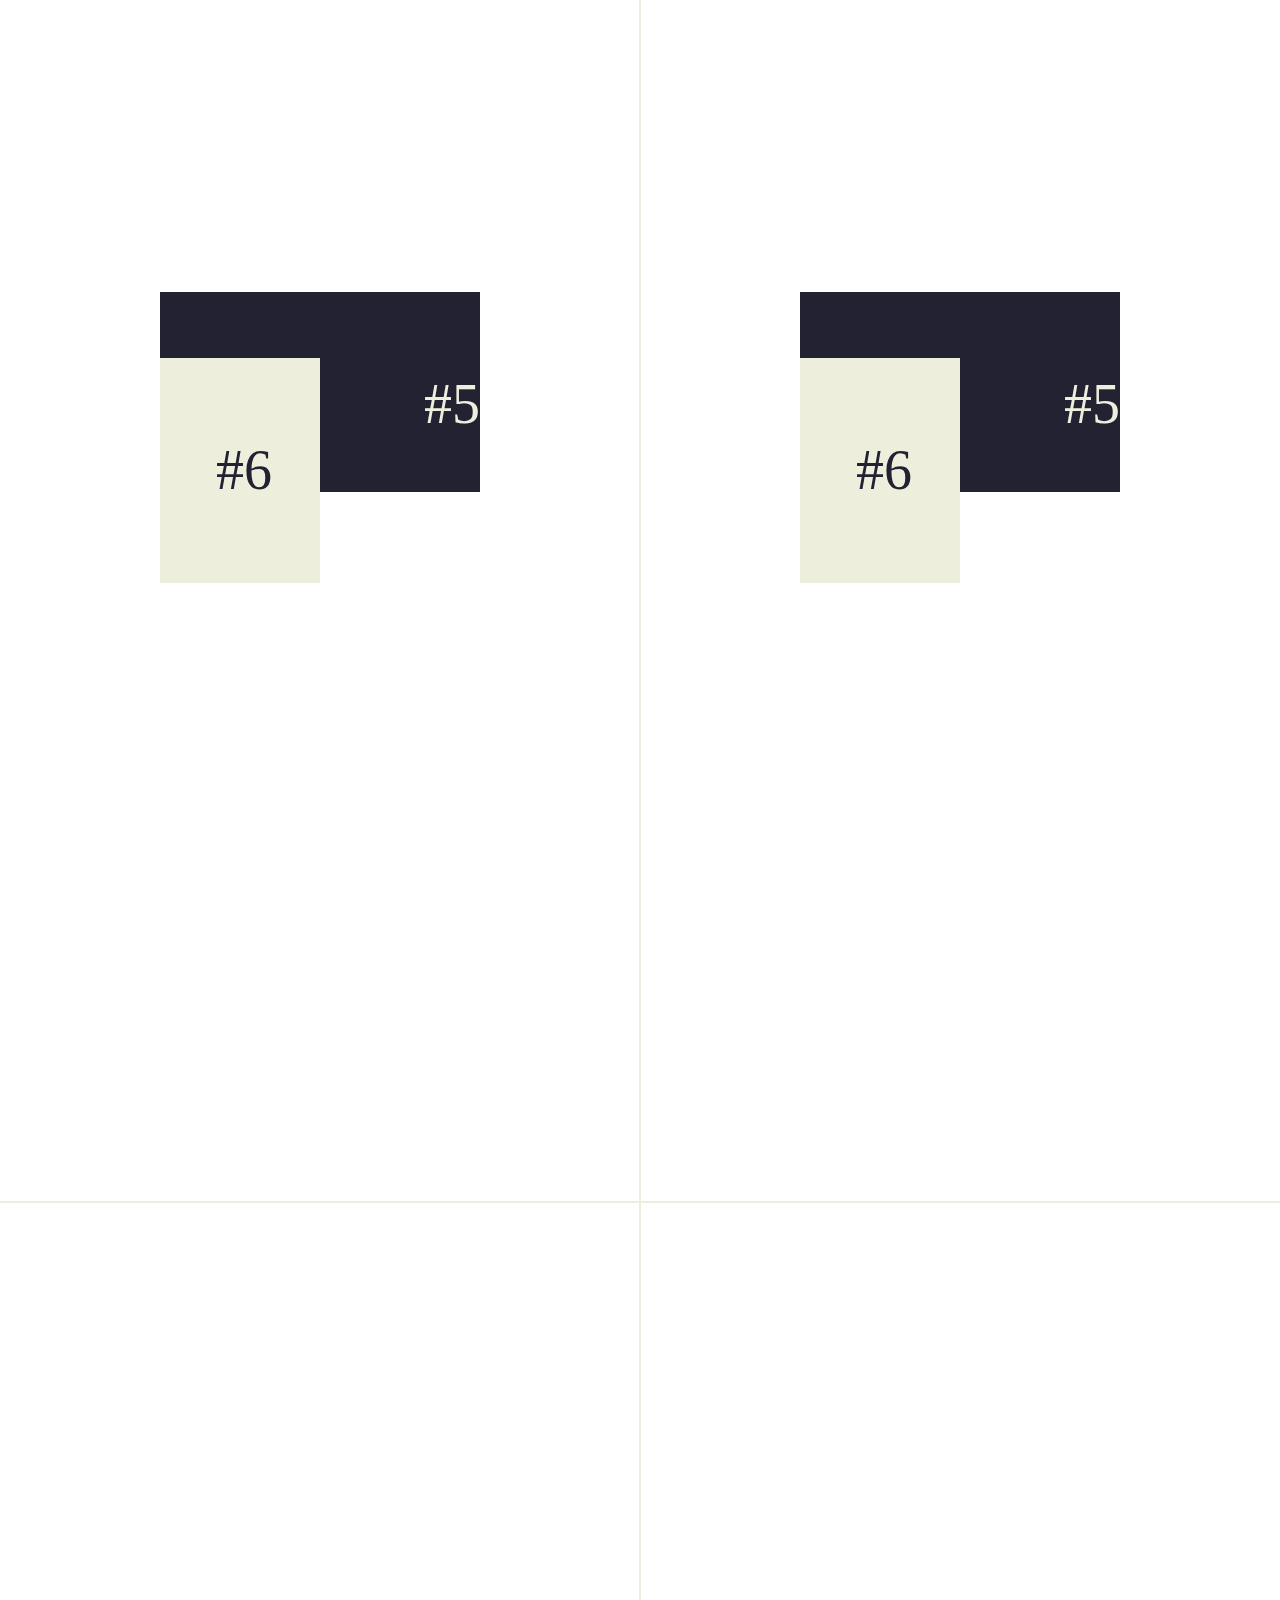
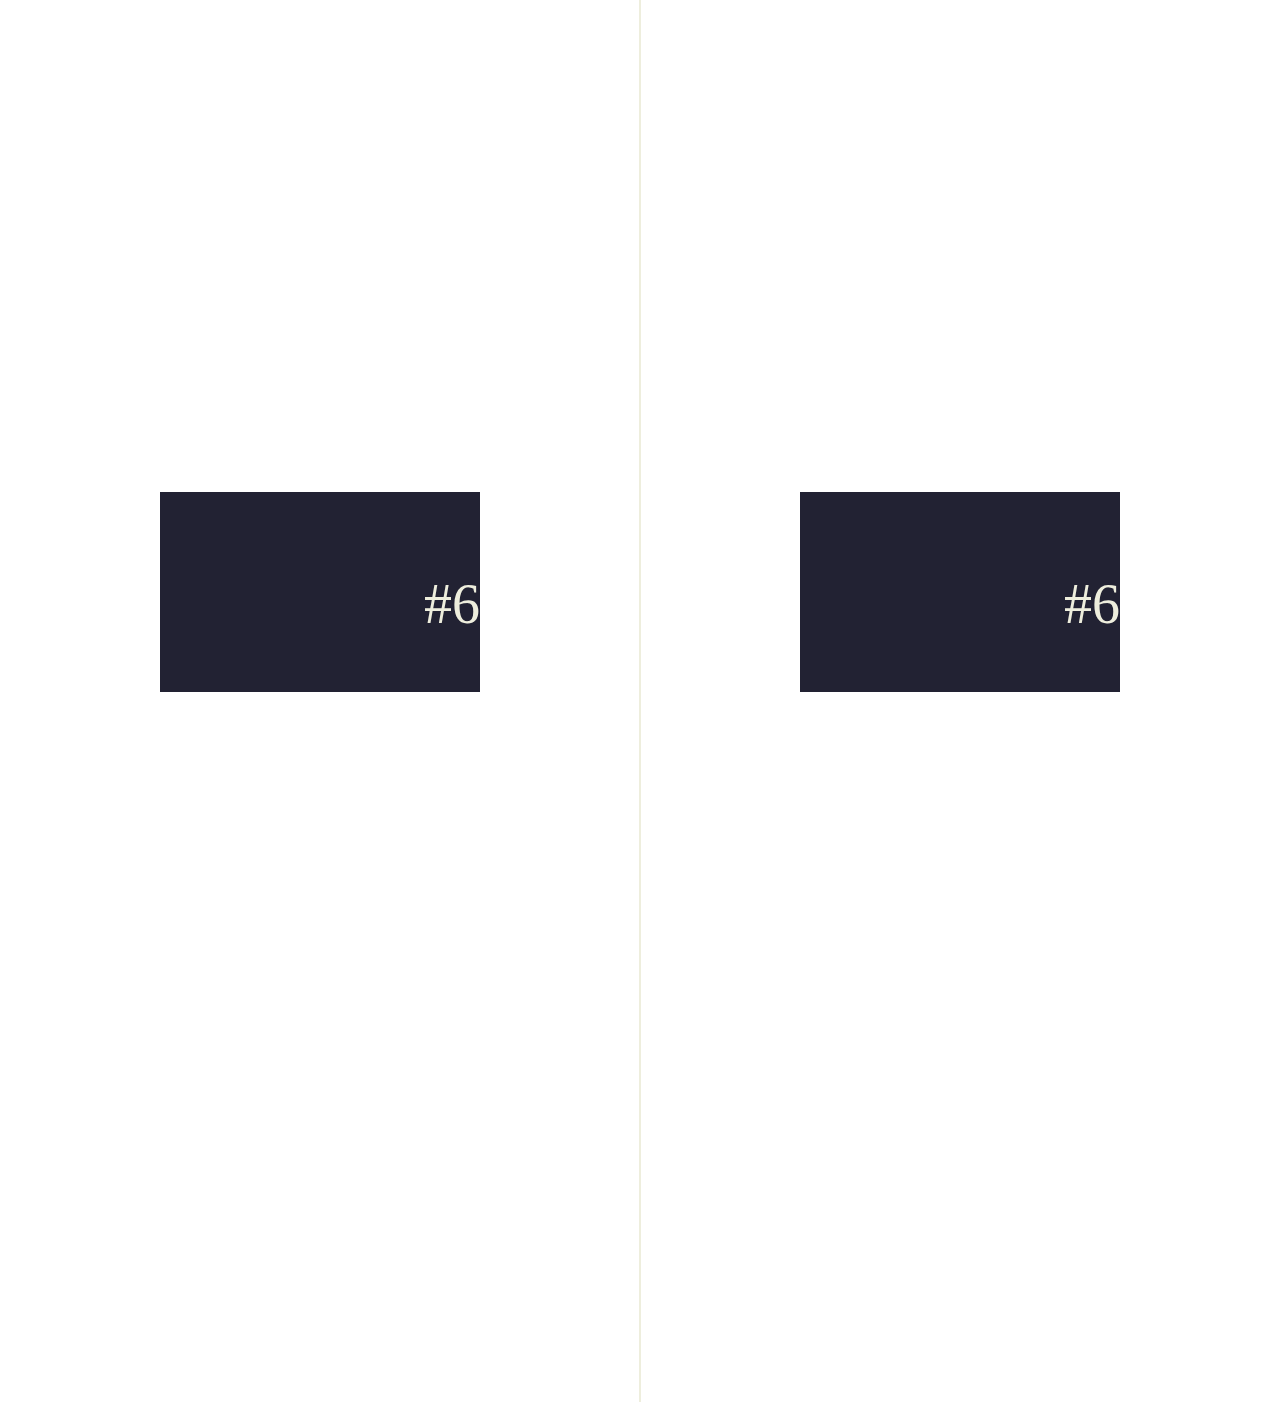
<file: rellax-master/tests/center.html>
<!DOCTYPE html>
<html lang="en">
<head>
	<meta charset="UTF-8">
	<meta name="viewport" content="width=device-width, initial-scale=1.0">
	<meta http-equiv="X-UA-Compatible" content="IE=edge">
	<title></title>
	<style>
		html, body{
			color: #223;
			font-size: 21pt;
			margin: 0; padding: 0;
		}
		nav{
			font-size: 21pt;
			line-height: 1.5em;
			position: fixed;
			bottom: 0; left: 0;
		}
		nav a{ color: inherit; }

		.col{
			text-align: center;
			width: 50%;
			float: left;
			box-sizing: border-box;
		}

		h4{ text-align: center;}

		.container{
			display: flex;
			align-items: center;
			outline: 1px solid #eed;
			font-size: 42pt;
			/*padding: 37.5vh 12.5vw;*/
			padding: 0 12.5vw;
			height: 200vh;
		}
		.block{
			background: #223;
			color: #eed;
			line-height: 25vh;
			text-align: right;
			/*padding: 0 42pt;*/
			margin-top: 20vh;
			height: 200px;
			width: 400px;
			position: relative;
		}
		span{
			background: #eed;
			color: #223;
			line-height: 25vh;
			text-align: left;
			padding: 0 42pt;
			display: block;
			width: 50%;
			position: absolute;
			top: 0; left: 0;
			box-sizing: border-box;
		}
	</style>
</head>
<body>
	<h4>data-rellax-speed = default</h4>
	<section>
		<div class="col">
			<br>With Percentage (0.5) <br><br>
			<div id="21" class="container"><div class="block">#1<span class="rellax" data-rellax-percentage="0.5">#1</span></div></div>
			<div id="22" class="container"><div class="block">#2<span class="rellax" data-rellax-percentage="0.5">#2</span></div></div>
			<div id="23" class="container"><div class="block">#3<span class="rellax" data-rellax-percentage="0.5">#3</span></div></div>
			<div id="24" class="container"><div class="block">#4<span class="rellax" data-rellax-percentage="0.5" style="transition: transform 10s cubic-bezier(0,1,.5,1);">#4</span></div></div>
			<div id="25" class="container"><div class="block">#5<span class="rellax" data-rellax-percentage="0.5" style="transition: transform 10s cubic-bezier(0,1,.5,1);">#5</span></div></div>
			<div id="26" class="container"><div class="block">#6<span class="rellax" data-rellax-percentage="0.5" style="transition: transform 10s cubic-bezier(0,1,.5,1);">#6</span></div></div>
		</div>
		<div class="col">
			<br>Without Percentage <br><br>
			<div id="21" class="container"><div class="block">#1<span class="rellax" style="transition: transform 10s cubic-bezier(0,1,.5,1);">#1</span></div></div>
			<div id="22" class="container"><div class="block">#2<span class="rellax" style="transition: transform 10s cubic-bezier(0,1,.5,1);">#2</span></div></div>
			<div id="23" class="container"><div class="block">#3<span class="rellax" style="transition: transform 10s cubic-bezier(0,1,.5,1);">#3</span></div></div>
			<div id="24" class="container"><div class="block">#4<span class="rellax">#4</span></div></div>
			<div id="25" class="container"><div class="block">#5<span class="rellax">#5</span></div></div>
			<div id="26" class="container"><div class="block">#6<span class="rellax">#6</span></div></div>
		</div>
	</section>

	<!-- Scripts -->
	<script src="../rellax.js"></script>
	<script>
		var rellax = new Rellax('.rellax', {center: true});
	</script>
</body>
</html>
</file>
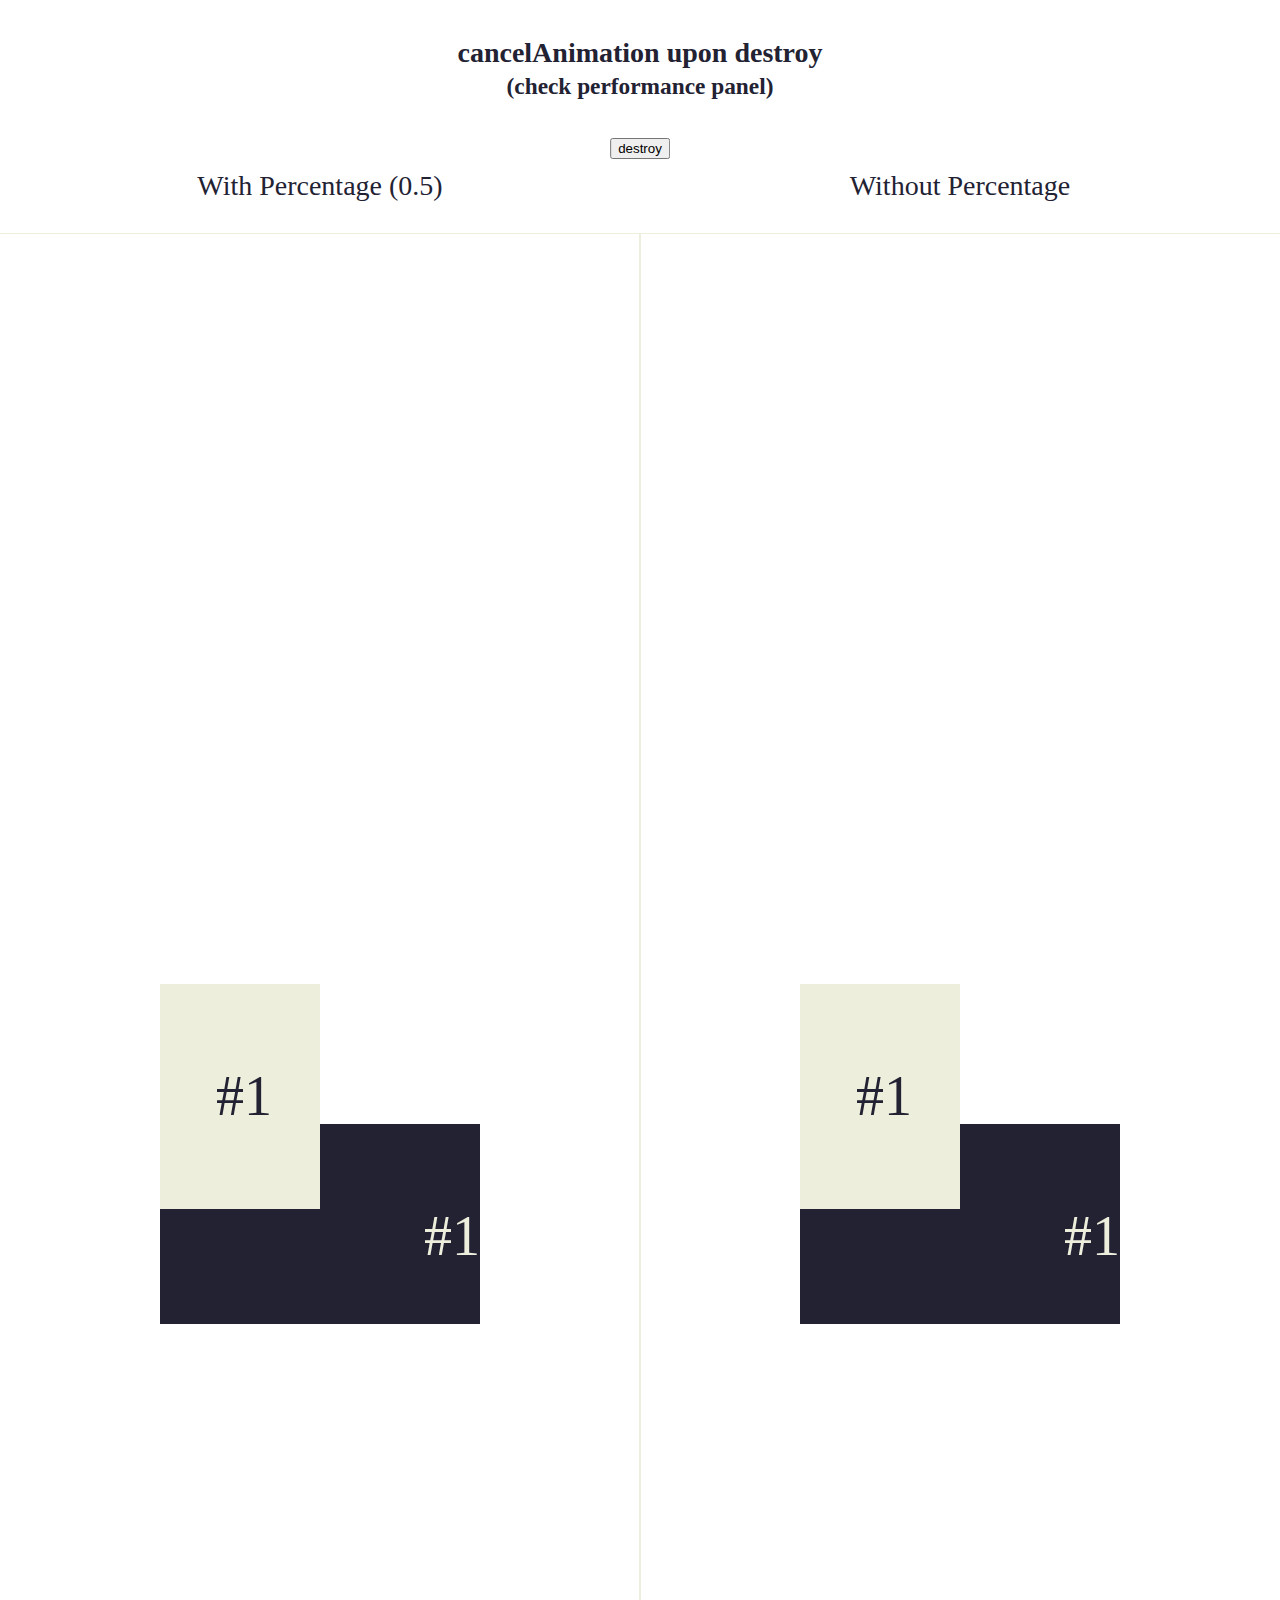
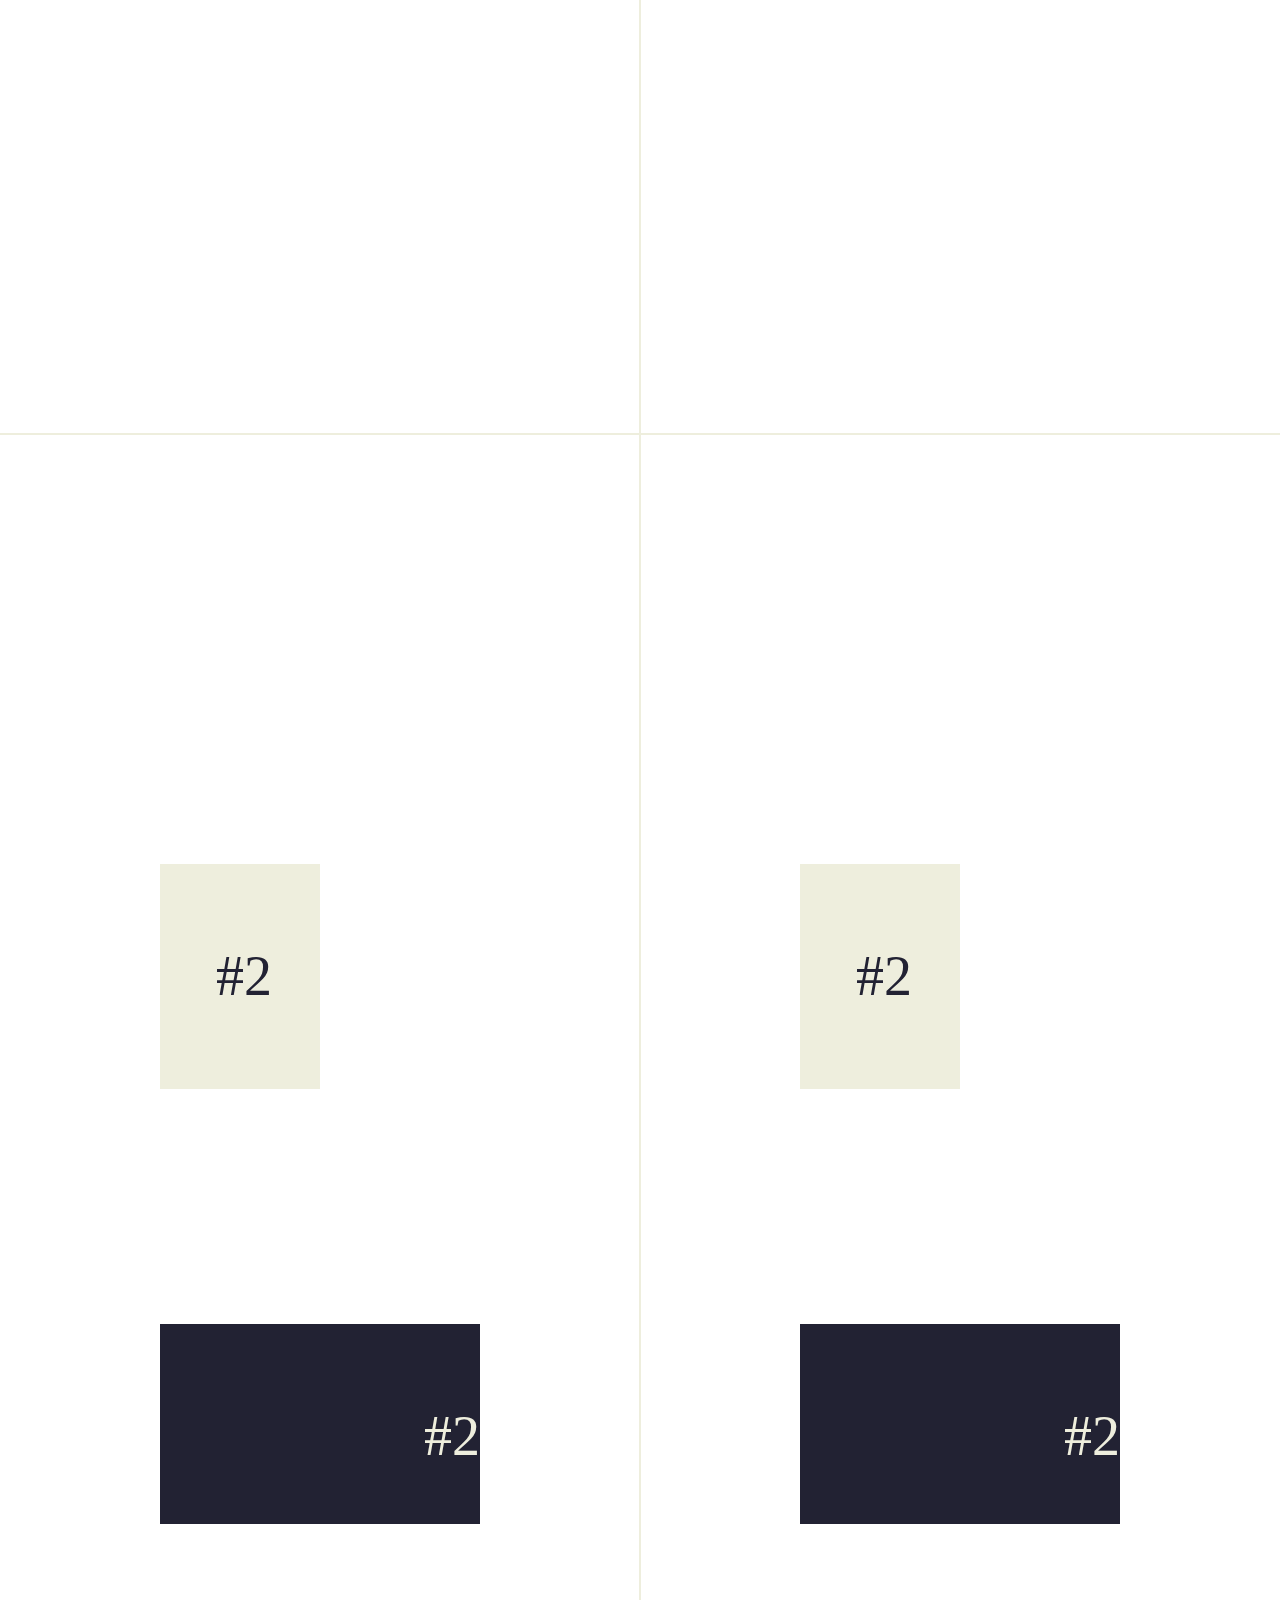
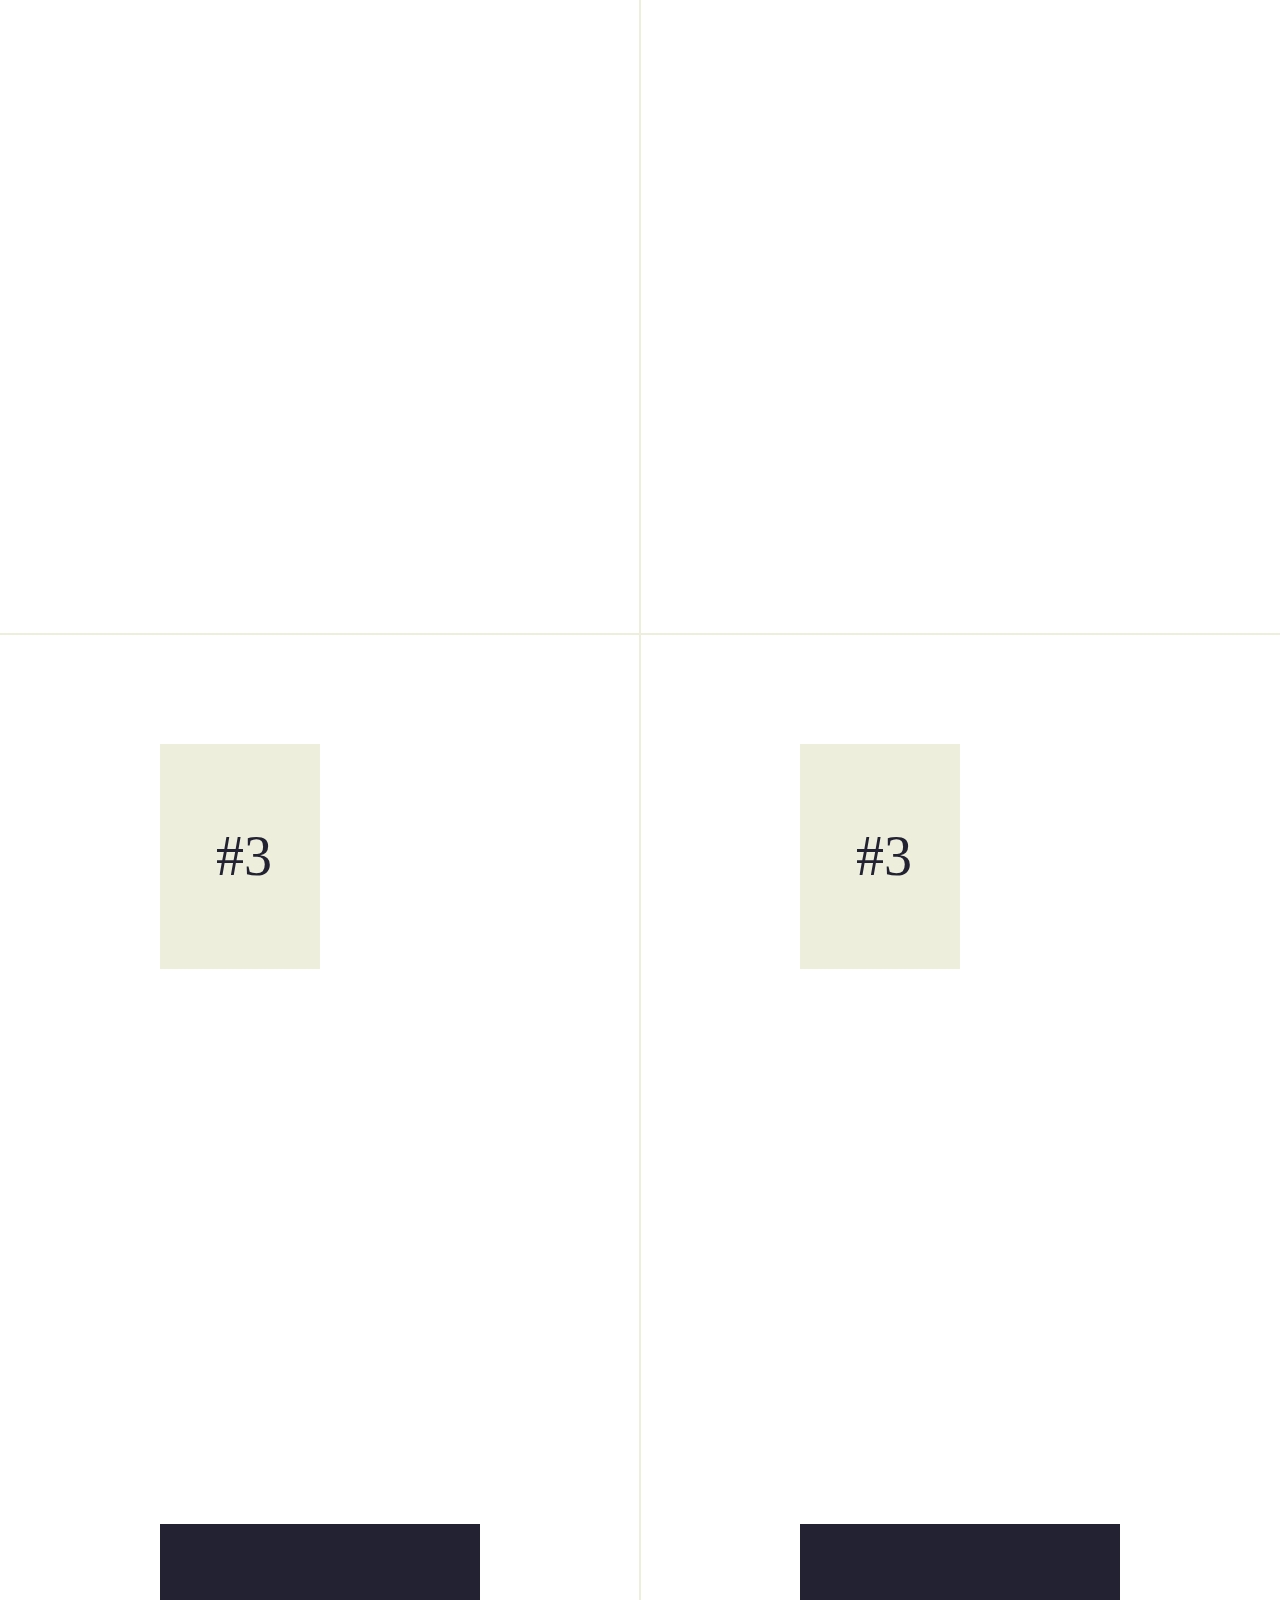
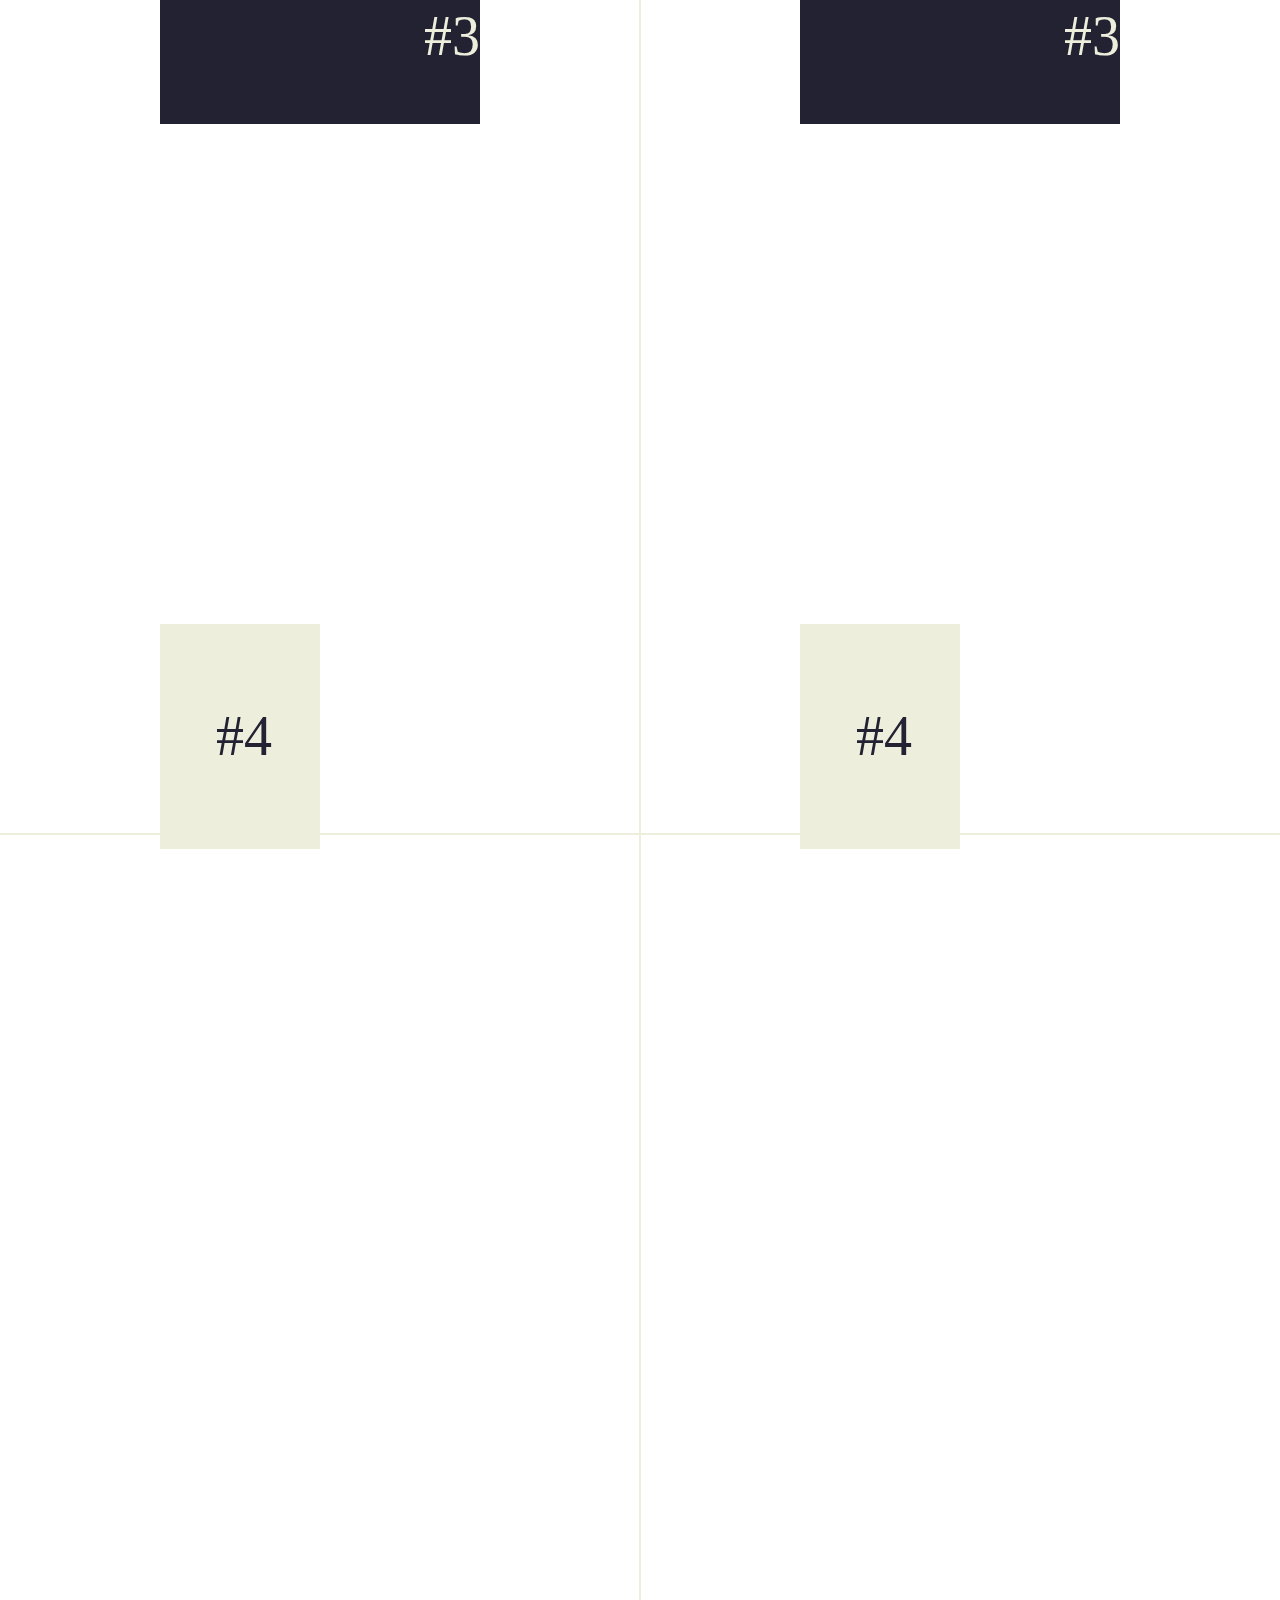
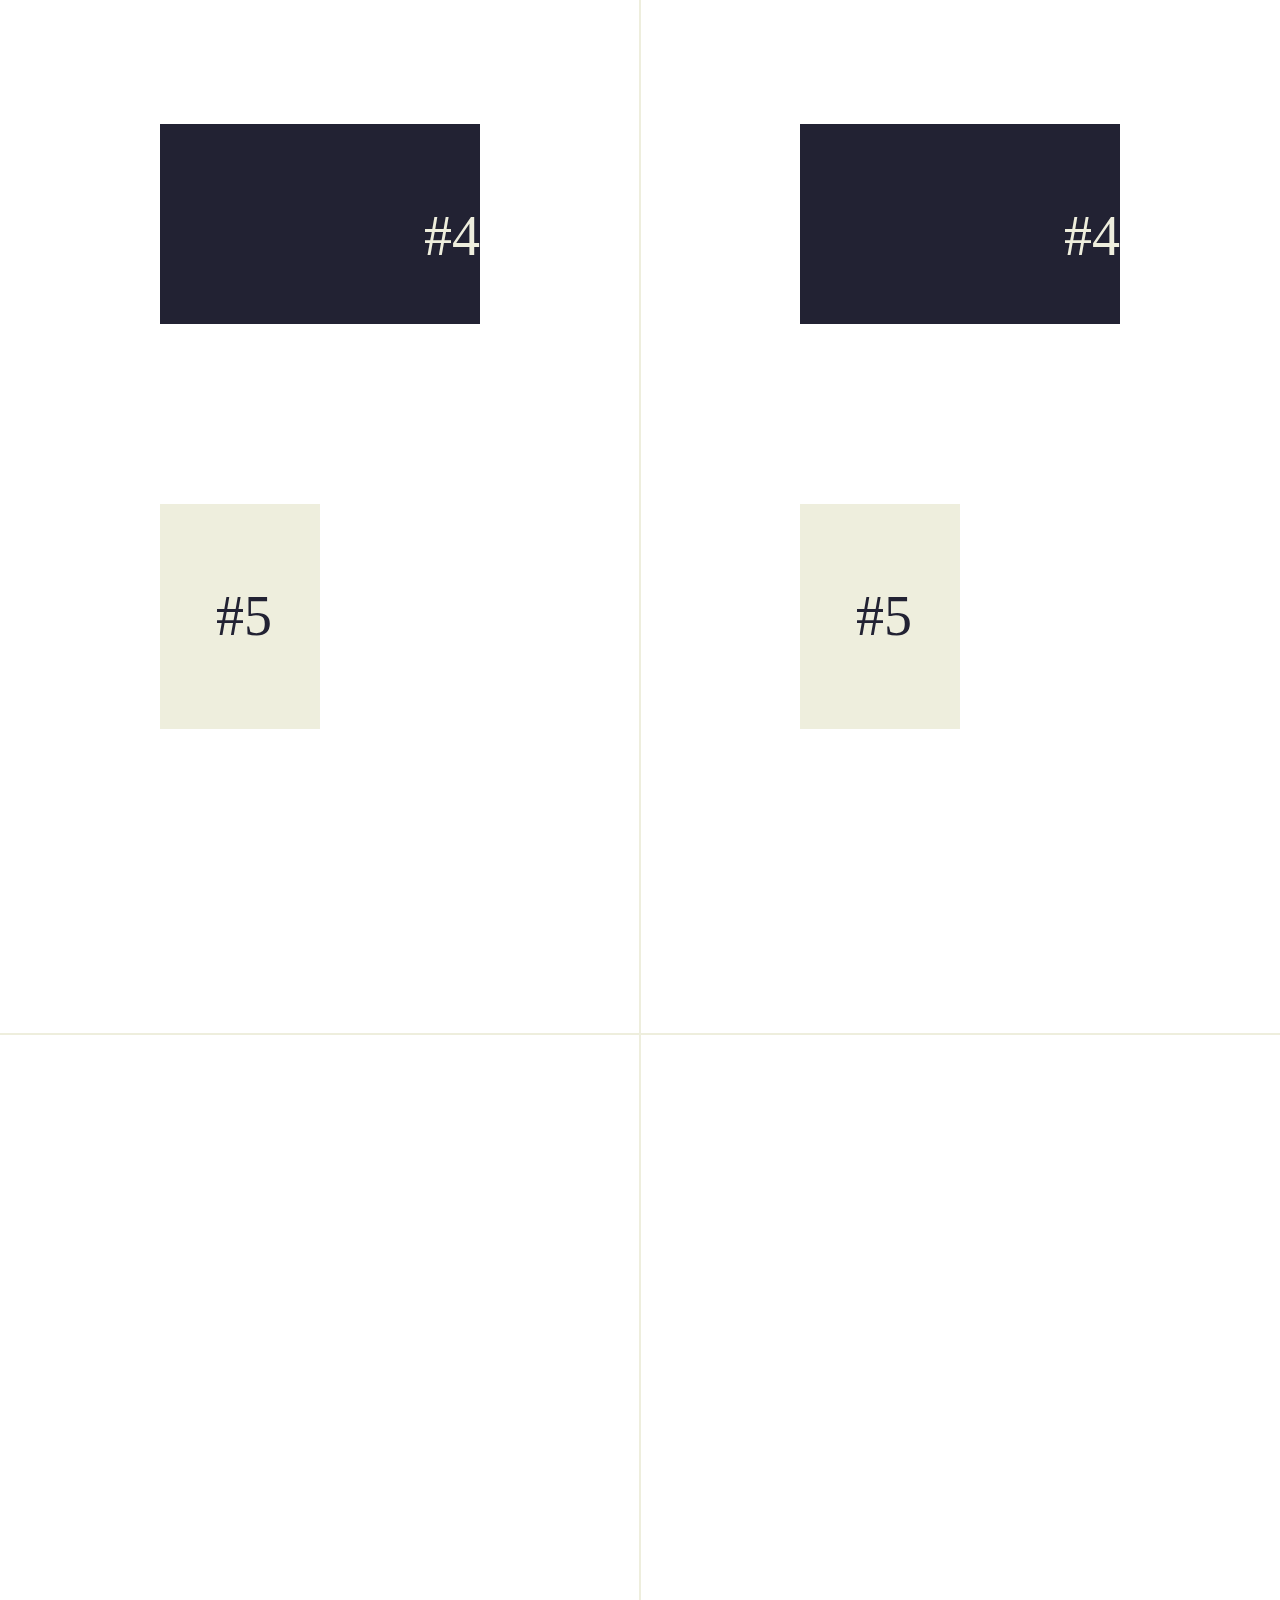
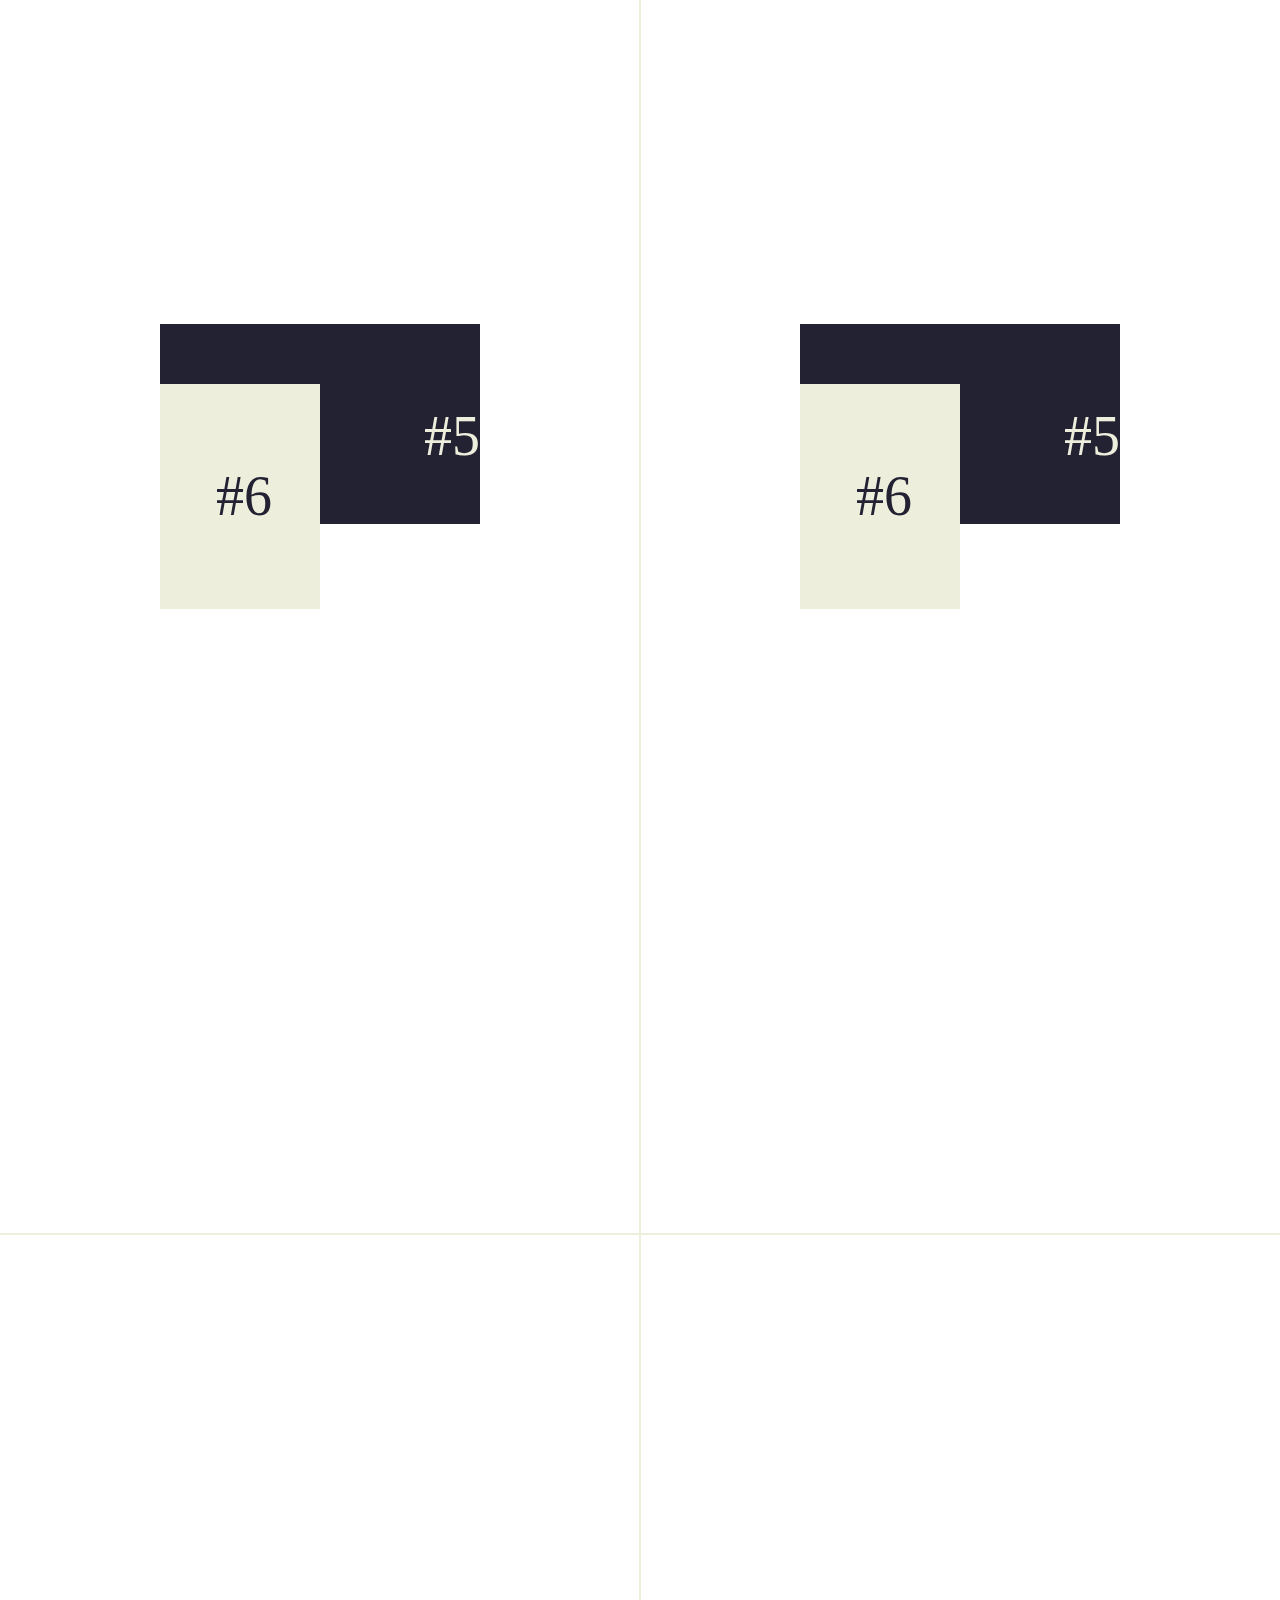
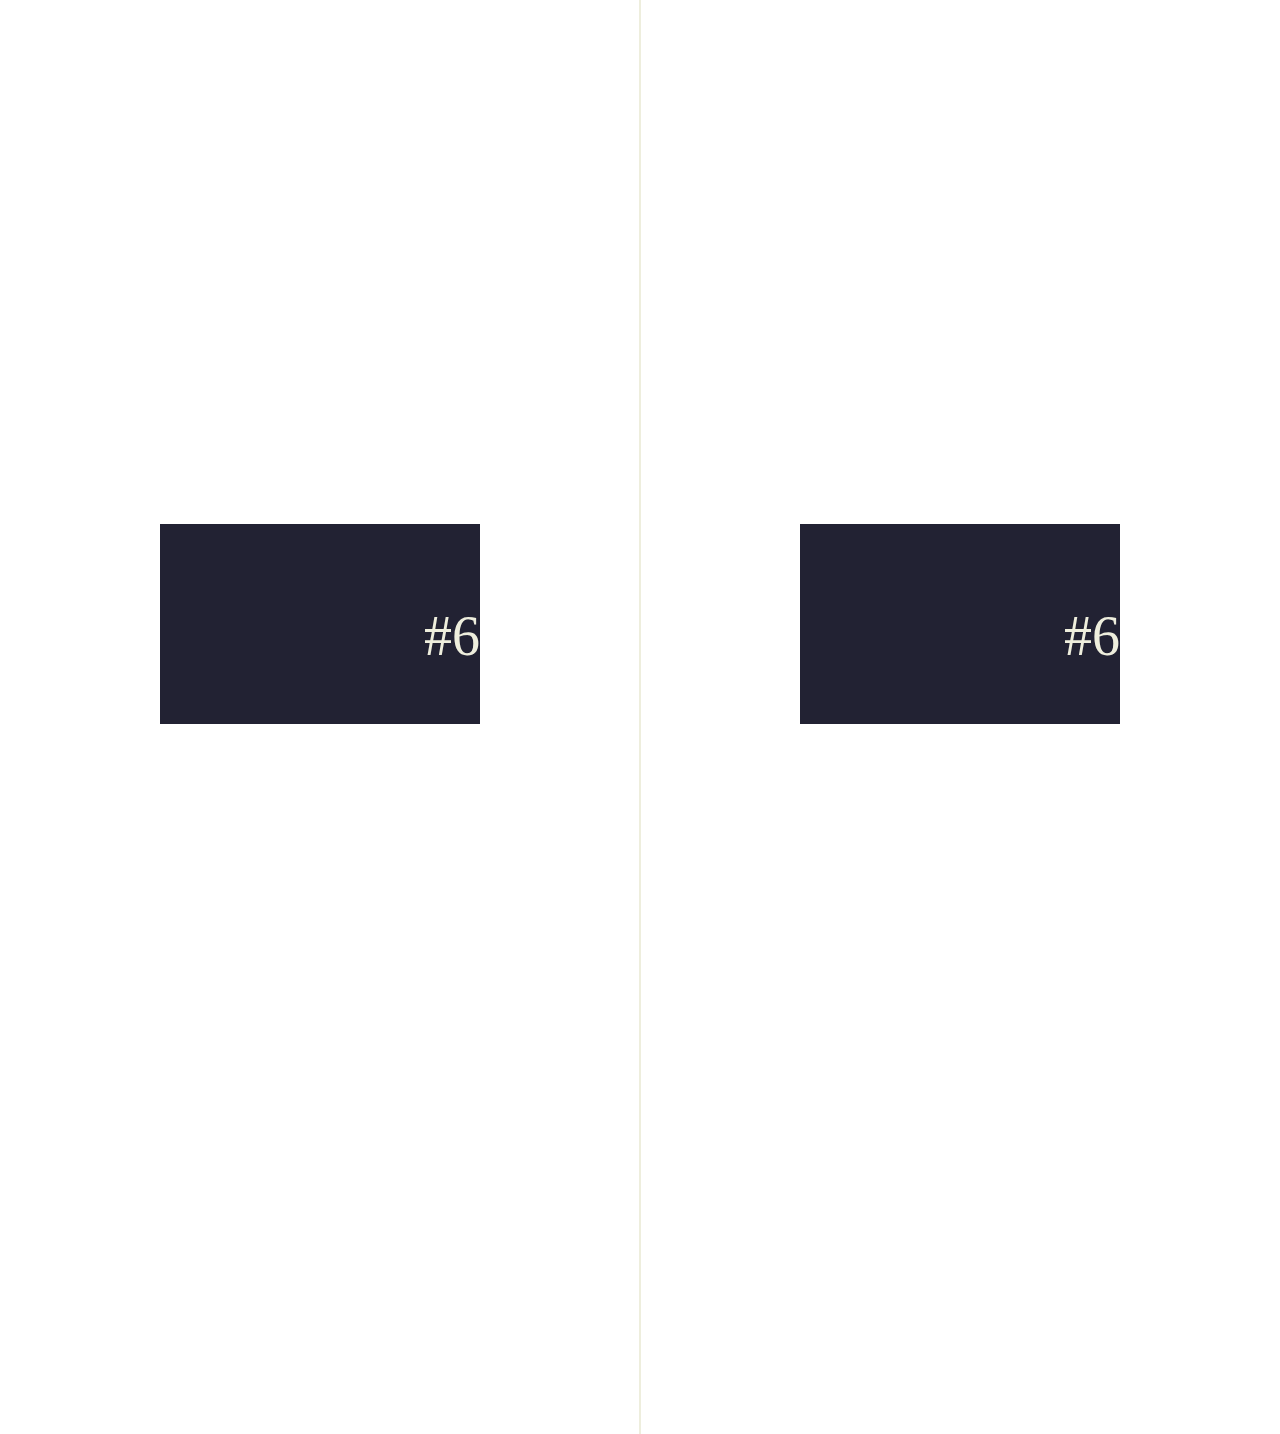
<file: rellax-master/tests/destroy.html>
<!DOCTYPE html>
<html lang="en">
<head>
	<meta charset="UTF-8">
	<meta name="viewport" content="width=device-width, initial-scale=1.0">
	<meta http-equiv="X-UA-Compatible" content="IE=edge">
	<title></title>
	<style>
		html, body{
			color: #223;
			font-size: 21pt;
			margin: 0; padding: 0;
		}
		nav{
			font-size: 21pt;
			line-height: 1.5em;
			position: fixed;
			bottom: 0; left: 0;
		}
		nav a{ color: inherit; }

		.col{
			text-align: center;
			width: 50%;
			float: left;
			box-sizing: border-box;
		}

		h4{ text-align: center;}

		.container{
			display: flex;
			align-items: center;
			outline: 1px solid #eed;
			font-size: 42pt;
			/*padding: 37.5vh 12.5vw;*/
			padding: 0 12.5vw;
			height: 200vh;
		}
		.block{
			background: #223;
			color: #eed;
			line-height: 25vh;
			text-align: right;
			/*padding: 0 42pt;*/
			margin-top: 20vh;
			height: 200px;
			width: 400px;
			position: relative;
		}
		span{
			background: #eed;
			color: #223;
			line-height: 25vh;
			text-align: left;
			padding: 0 42pt;
			display: block;
			width: 50%;
			position: absolute;
			top: 0; left: 0;
			box-sizing: border-box;
		}
    button {
      position: fixed;
      left: 50%;
      transform: translateX(-50%);
    }
	</style>
</head>
<body>
  <h4>cancelAnimation upon destroy <br><small>(check performance panel)</small></h4>
  <button id="destroy">destroy</button>
	<section>
		<div class="col">
			<br>With Percentage (0.5) <br><br>
			<div id="21" class="container"><div class="block">#1<span class="rellax" data-rellax-percentage="0.5">#1</span></div></div>
			<div id="22" class="container"><div class="block">#2<span class="rellax" data-rellax-percentage="0.5">#2</span></div></div>
			<div id="23" class="container"><div class="block">#3<span class="rellax" data-rellax-percentage="0.5">#3</span></div></div>
			<div id="24" class="container"><div class="block">#4<span class="rellax" data-rellax-percentage="0.5" style="transition: transform 10s cubic-bezier(0,1,.5,1);">#4</span></div></div>
			<div id="25" class="container"><div class="block">#5<span class="rellax" data-rellax-percentage="0.5" style="transition: transform 10s cubic-bezier(0,1,.5,1);">#5</span></div></div>
			<div id="26" class="container"><div class="block">#6<span class="rellax" data-rellax-percentage="0.5" style="transition: transform 10s cubic-bezier(0,1,.5,1);">#6</span></div></div>
		</div>
		<div class="col">
			<br>Without Percentage <br><br>
			<div id="21" class="container"><div class="block">#1<span class="rellax" style="transition: transform 10s cubic-bezier(0,1,.5,1);">#1</span></div></div>
			<div id="22" class="container"><div class="block">#2<span class="rellax" style="transition: transform 10s cubic-bezier(0,1,.5,1);">#2</span></div></div>
			<div id="23" class="container"><div class="block">#3<span class="rellax" style="transition: transform 10s cubic-bezier(0,1,.5,1);">#3</span></div></div>
			<div id="24" class="container"><div class="block">#4<span class="rellax">#4</span></div></div>
			<div id="25" class="container"><div class="block">#5<span class="rellax">#5</span></div></div>
			<div id="26" class="container"><div class="block">#6<span class="rellax">#6</span></div></div>
		</div>
	</section>

	<!-- Scripts -->
	<script src="../rellax.js"></script>
	<script>

    var rellax = new Rellax('.rellax', {
      center: true,
      callback: function(positions) {
        // callback every position change
        console.log(positions);
      }
    });

    // test cancaelAnimation on Rellax destroy
    document.querySelector('#destroy').addEventListener('click', function() {

      rellax.destroy();

    }, false);
	</script>
</body>
</html>
</file>
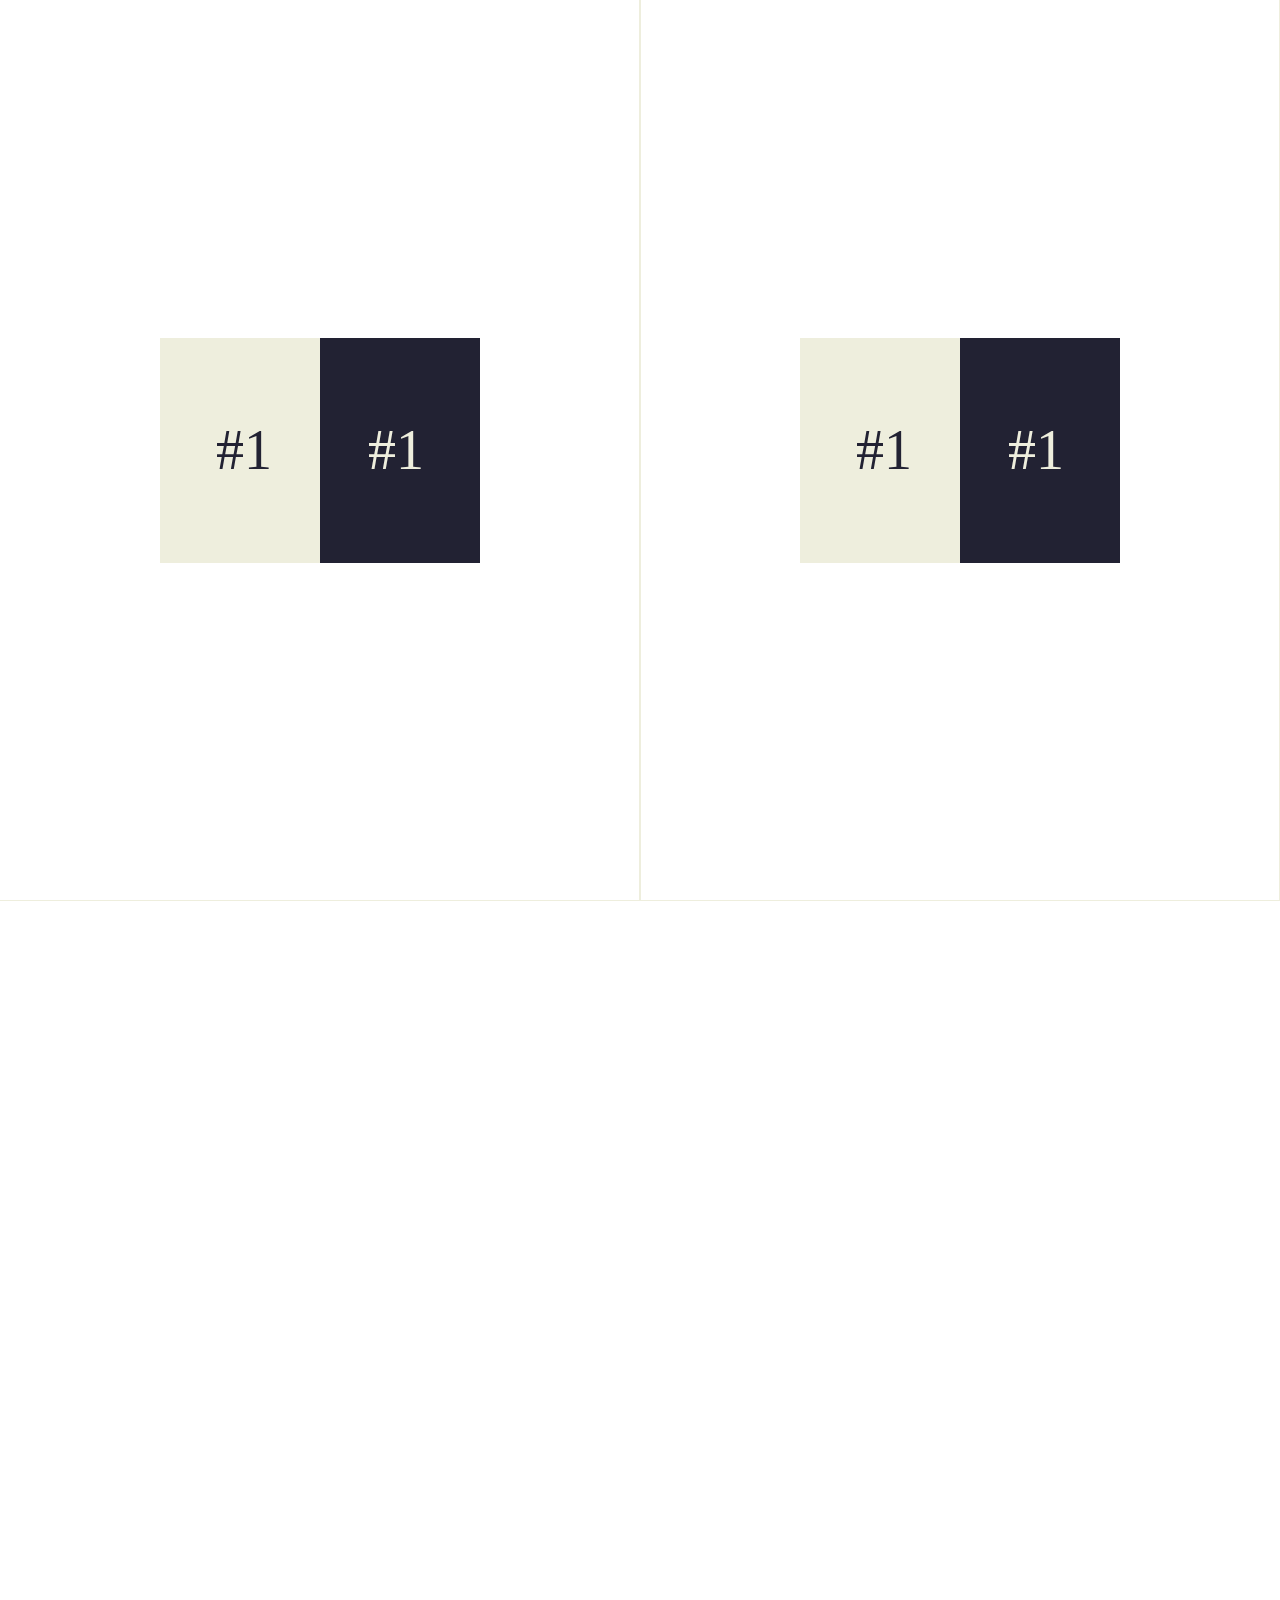
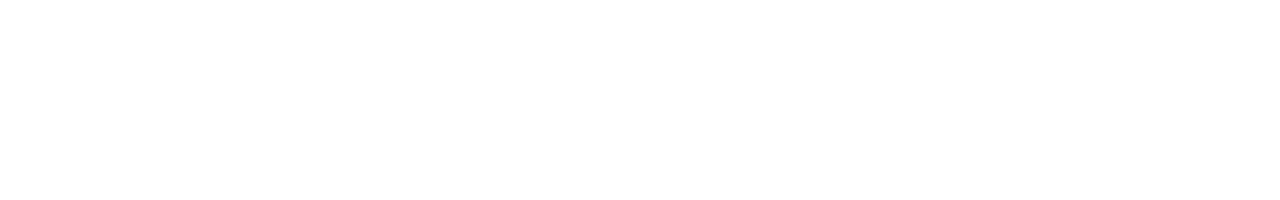
<file: rellax-master/tests/horizontal.html>
<!DOCTYPE html>
<html lang="en">
<head>
  <meta charset="UTF-8">
  <meta name="viewport" content="width=device-width, initial-scale=1.0">
  <meta http-equiv="X-UA-Compatible" content="IE=edge">
  <title></title>
  <style>
    html, body{
      color: #223;
      font-size: 21pt;
      margin: 0; padding: 0;
    }
    body
    {
      display: -webkit-box;  /* OLD - iOS 6-, Safari 3.1-6, BB7 */
      display: -ms-flexbox;  /* TWEENER - IE 10 */
      display: -webkit-flex; /* NEW - Safari 6.1+. iOS 7.1+, BB10 */
      display: flex;         /* NEW, Spec - Firefox, Chrome, Opera */
      width: 400vw;
    }
    nav{
      font-size: 21pt;
      line-height: 1.5em;
      position: fixed;
      bottom: 0; left: 0;
    }
    nav a{ color: inherit; }

    section
    {
      width: 100vw;
      height: 200vh;
      -webkit-box-flex: 1;   /* OLD - iOS 6-, Safari 3.1-6 */
      -webkit-flex: 1;       /* Safari 6.1+. iOS 7.1+, BB10 */
      -ms-flex: 1;           /* IE 10 */
      flex: 1;               /* NEW, Spec - Firefox, Chrome */
    }

    .col{
      text-align: center;
      width: 50%;
      float: left;
      box-sizing: border-box;
    }

    h4{ text-align: center;}

    .container{
      outline: 1px solid #eed;
      font-size: 42pt;
      padding: 37.5vh 12.5vw;
    }
    .block{
      background: #223;
      color: #eed;
      line-height: 25vh;
      text-align: right;
      padding: 0 42pt;
      position: relative;
    }
    span{
      background: #eed;
      color: #223;
      line-height: 25vh;
      text-align: left;
      padding: 0 42pt;
      display: block;
      width: 50%;
      position: absolute;
      top: 0; left: 0;
      box-sizing: border-box;
    }
  </style>
</head>
<body>

<section>
  <div class="col">
    <div class="container"><div class="block">#1<span class="rellax" data-rellax-speed="2">#1</span></div></div>
  </div>
  <div class="col">
    <div class="container"><div class="block">#1<span class="rellax" data-rellax-speed="-2">#1</span></div></div>
  </div>
</section>


<section>
  <div class="col">
    <div class="container"><div class="block">#2<span class="rellax" data-rellax-speed="4">#2</span></div></div>
  </div>
  <div class="col">
    <div class="container"><div class="block">#2<span class="rellax" data-rellax-speed="-4">#2</span></div></div>
  </div>
</section>


<section>
  <div class="col">
    <div class="container"><div class="block">#3<span class="rellax" data-rellax-speed="6" data-rellax-percentage="0.5">#3</span></div></div>
  </div>
  <div class="col">
    <div class="container"><div class="block">#3<span class="rellax" data-rellax-speed="-6" data-rellax-percentage="0.5">#3</span></div></div>
  </div>
</section>


<section>
  <div class="col">
    <div class="container"><div class="block">#4<span class="rellax" data-rellax-speed="8" data-rellax-percentage="0.5">#4</span></div></div>
  </div>
  <div class="col">
    <div class="container"><div class="block">#4<span class="rellax" data-rellax-speed="-8" data-rellax-percentage="0.5">#4</span></div></div>
  </div>
</section>

<!-- Scripts -->
<script src="../rellax.js"></script>
<script>
  var rellax = new Rellax('.rellax', {horizontal: true, vertical: true});
</script>
</body>
</html>
</file>
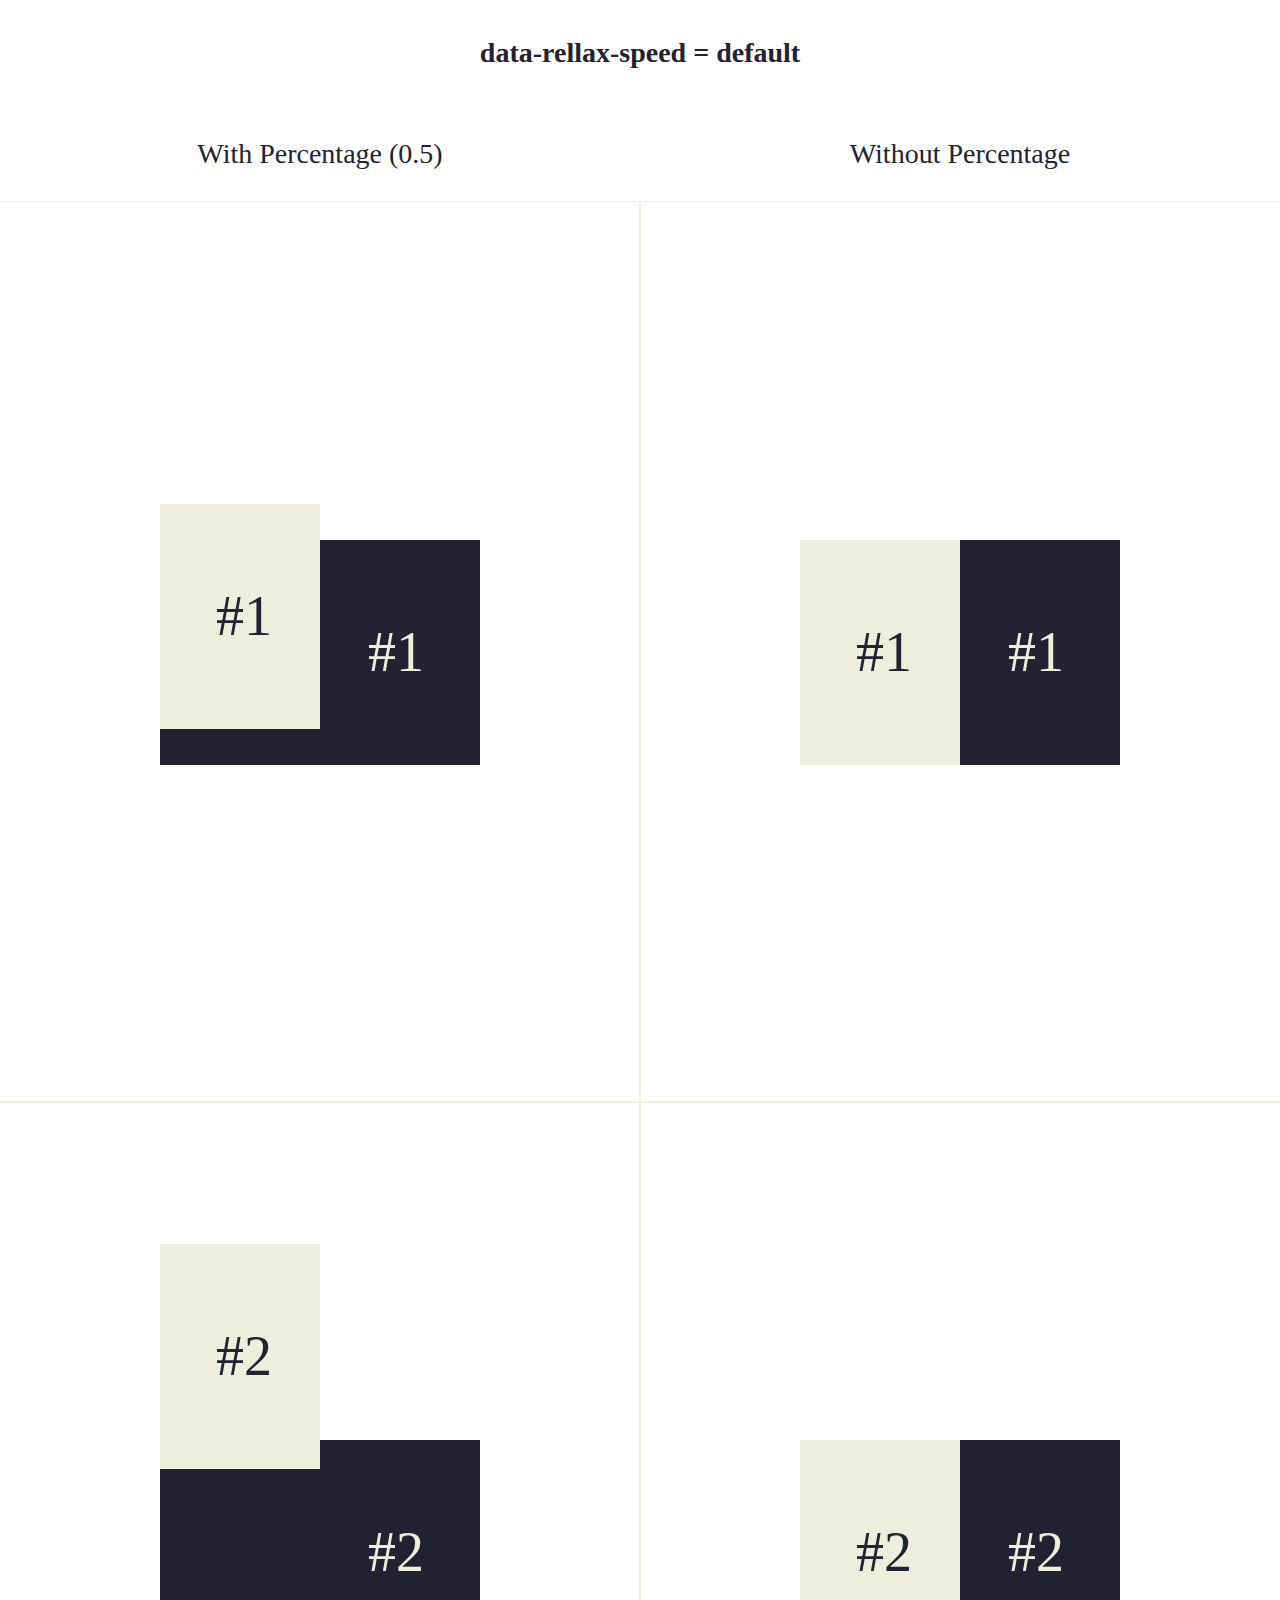
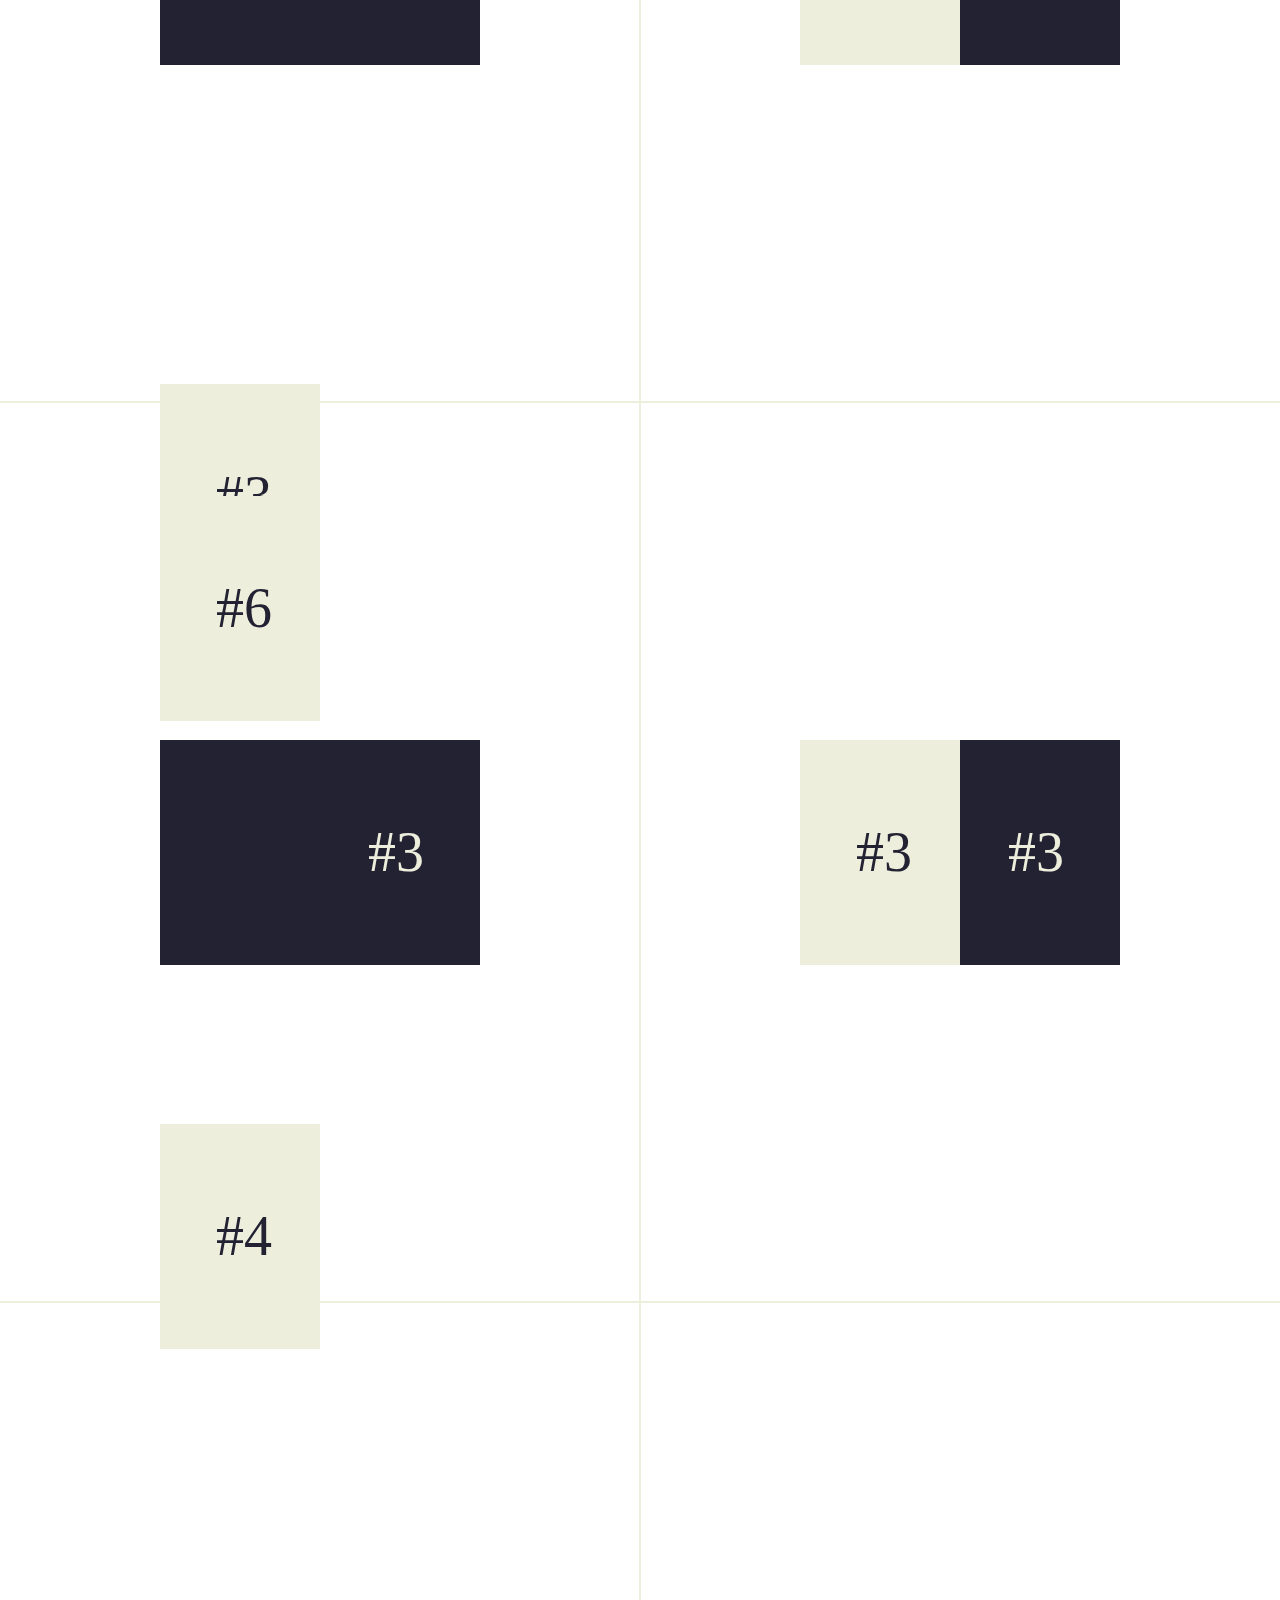
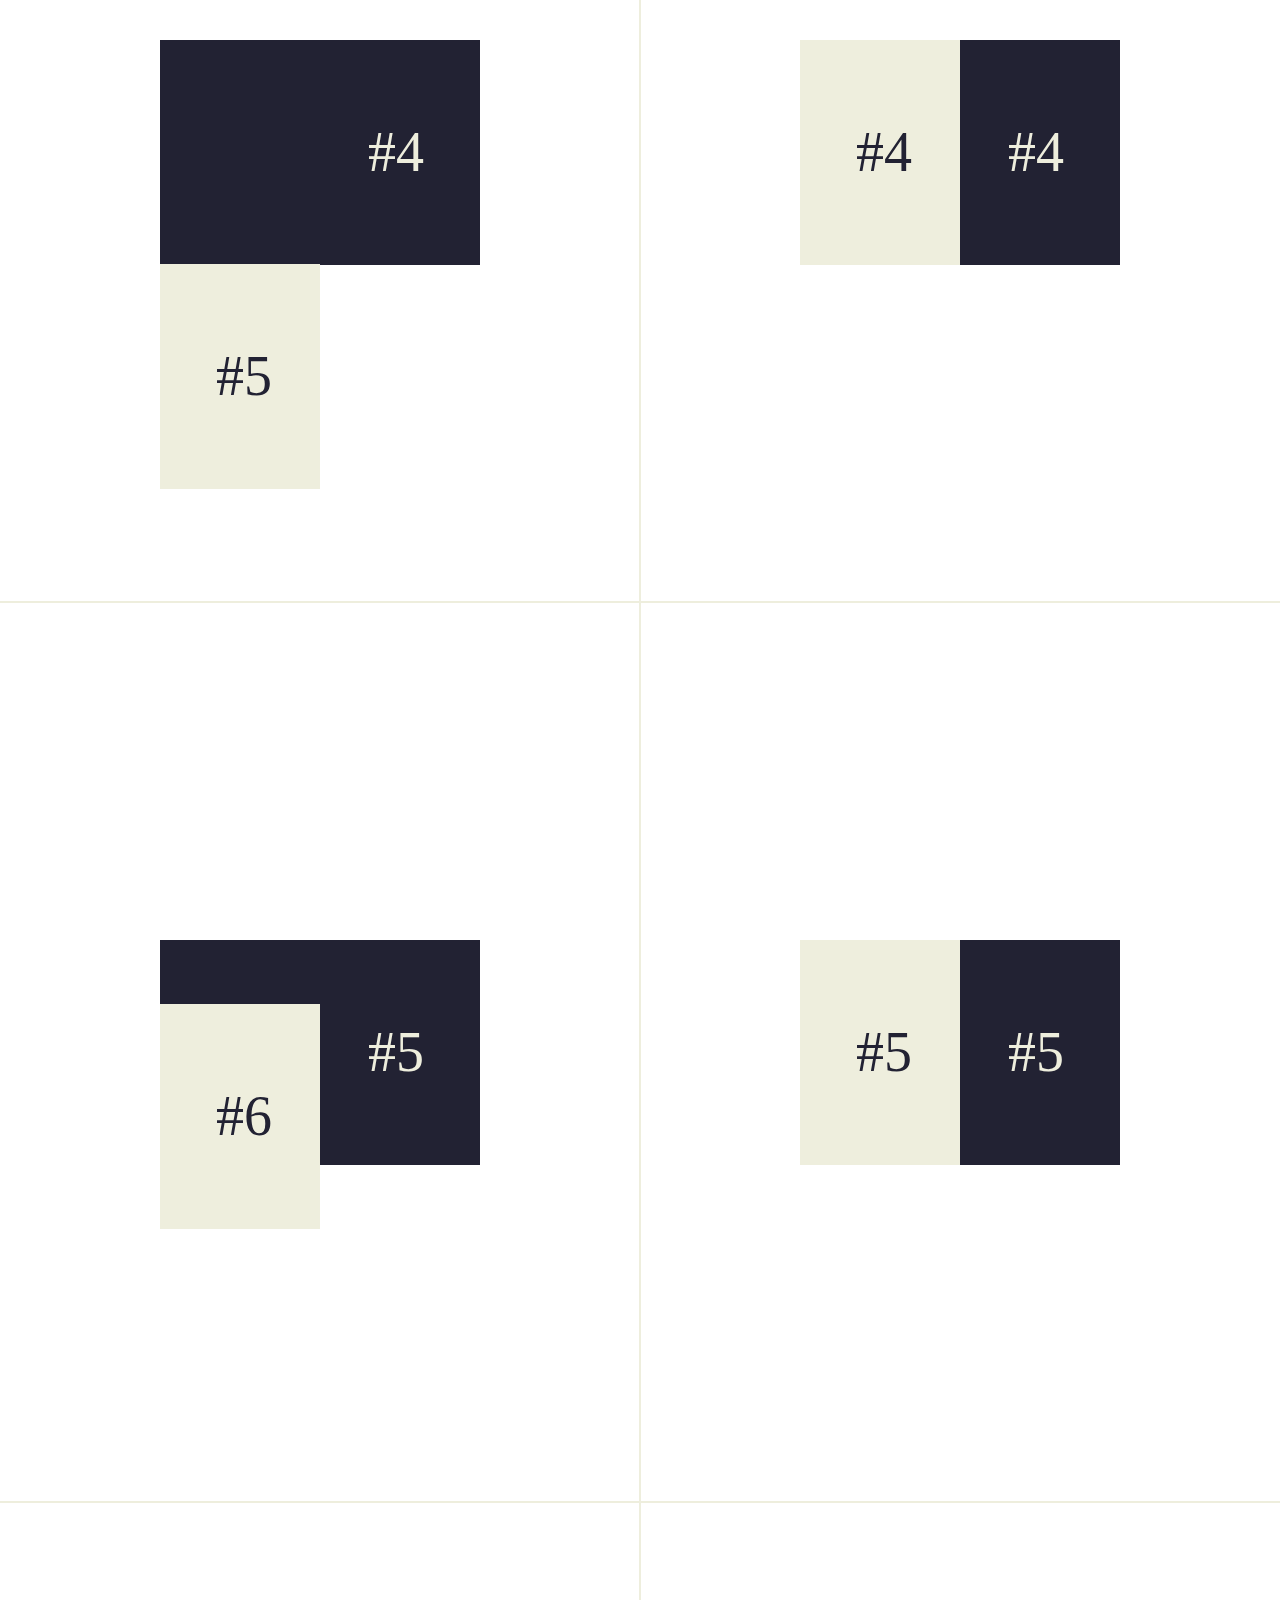
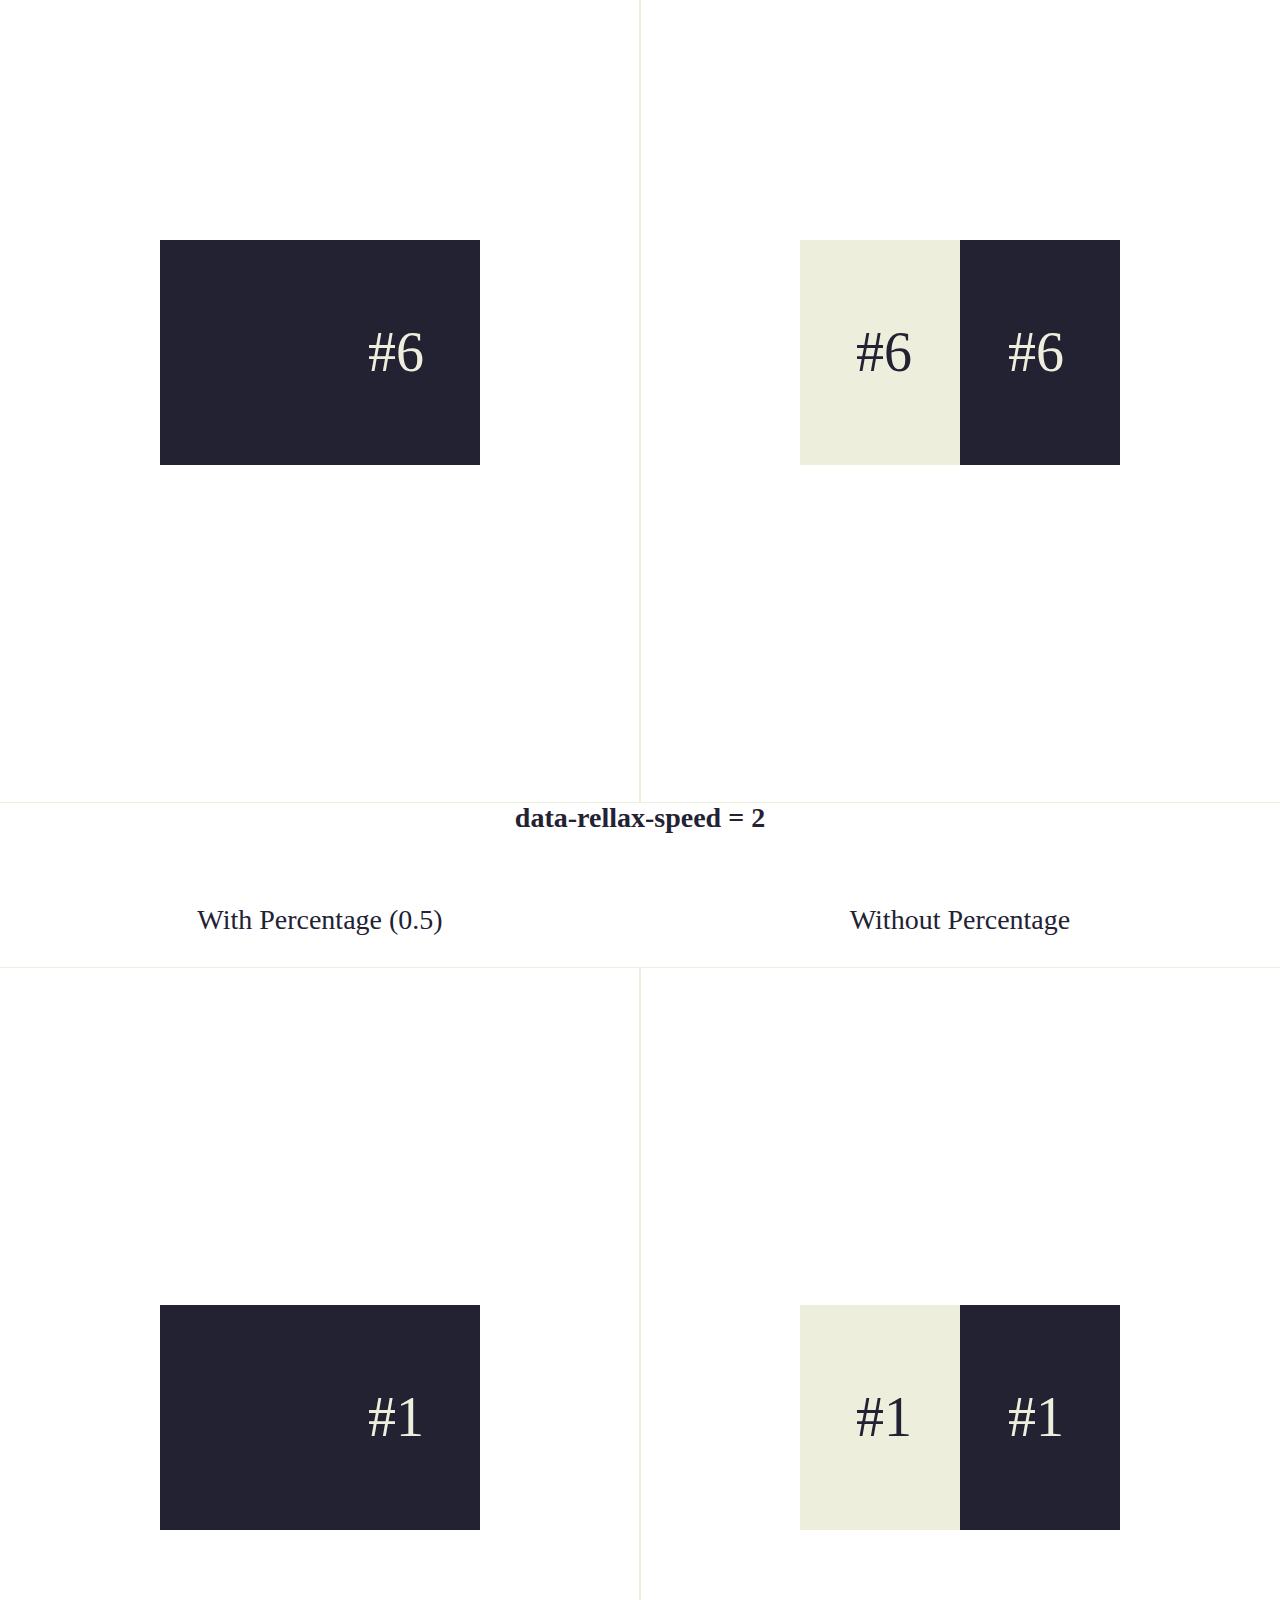
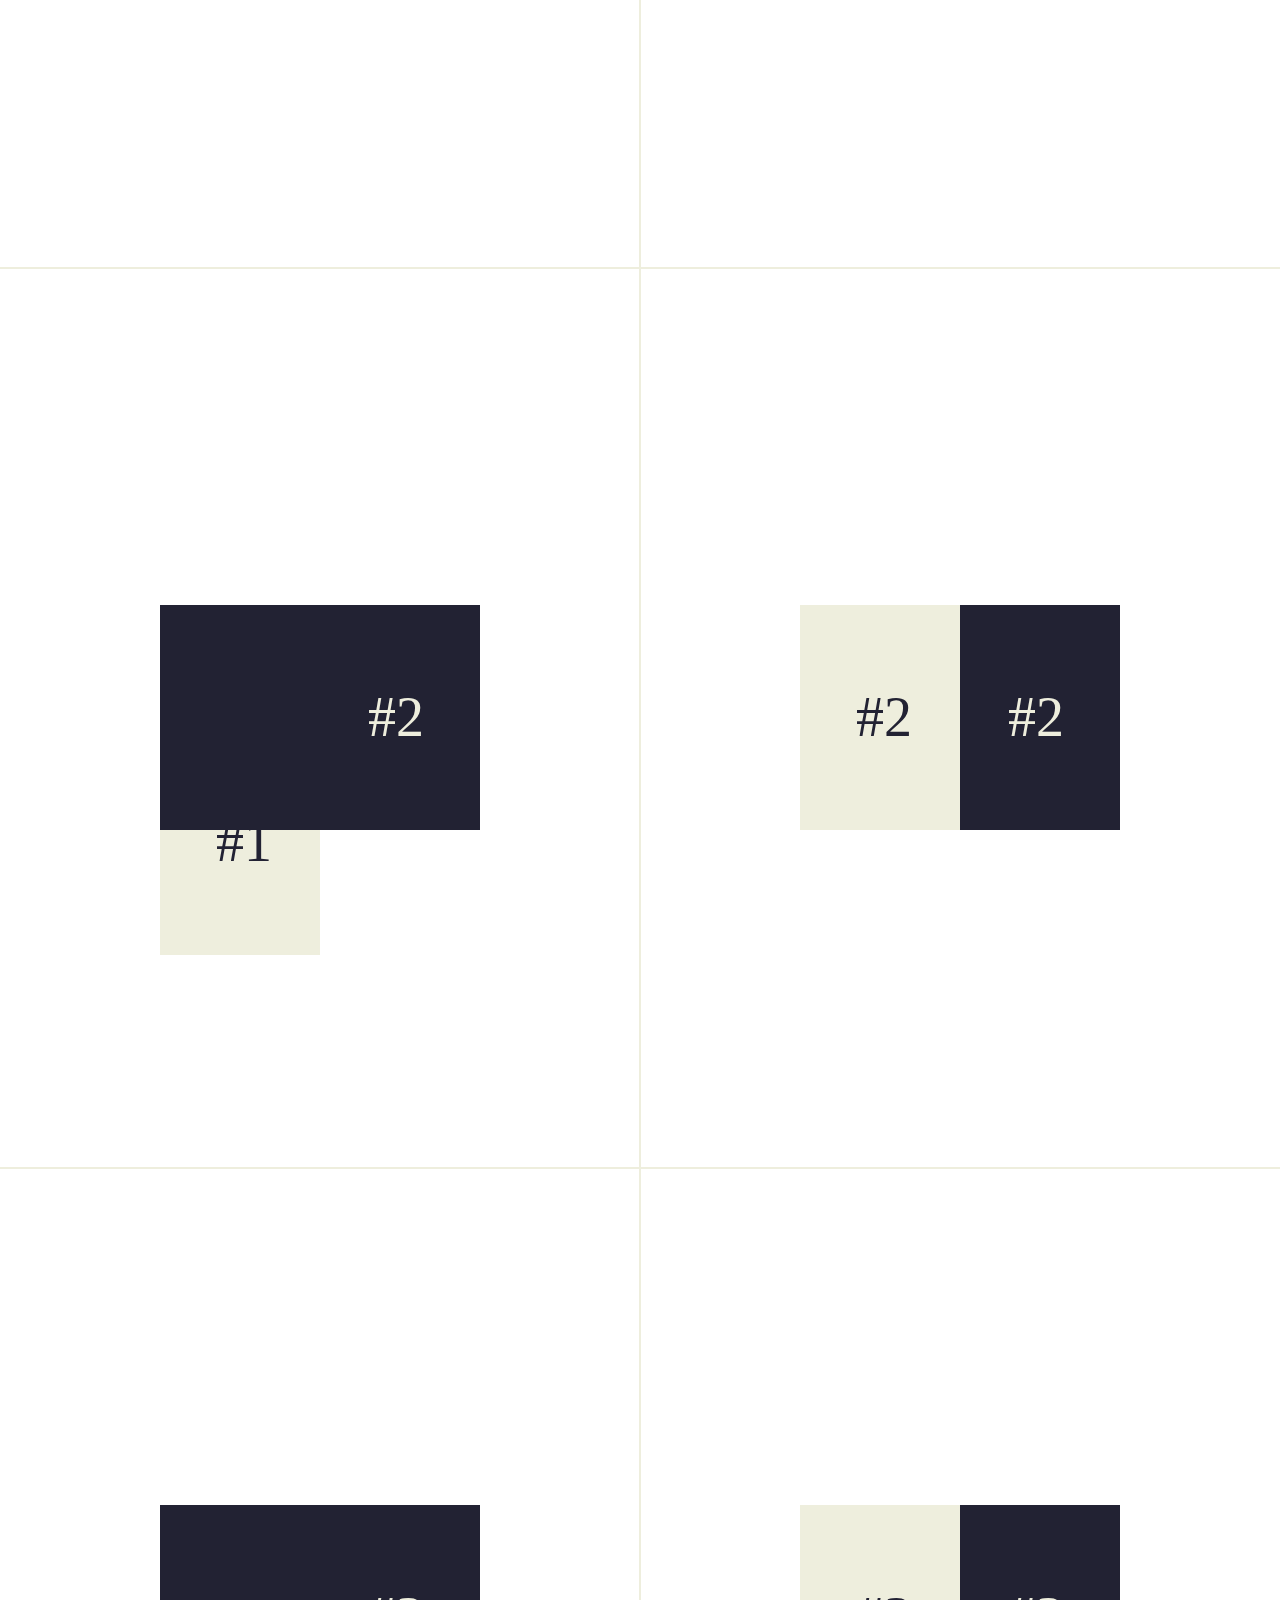
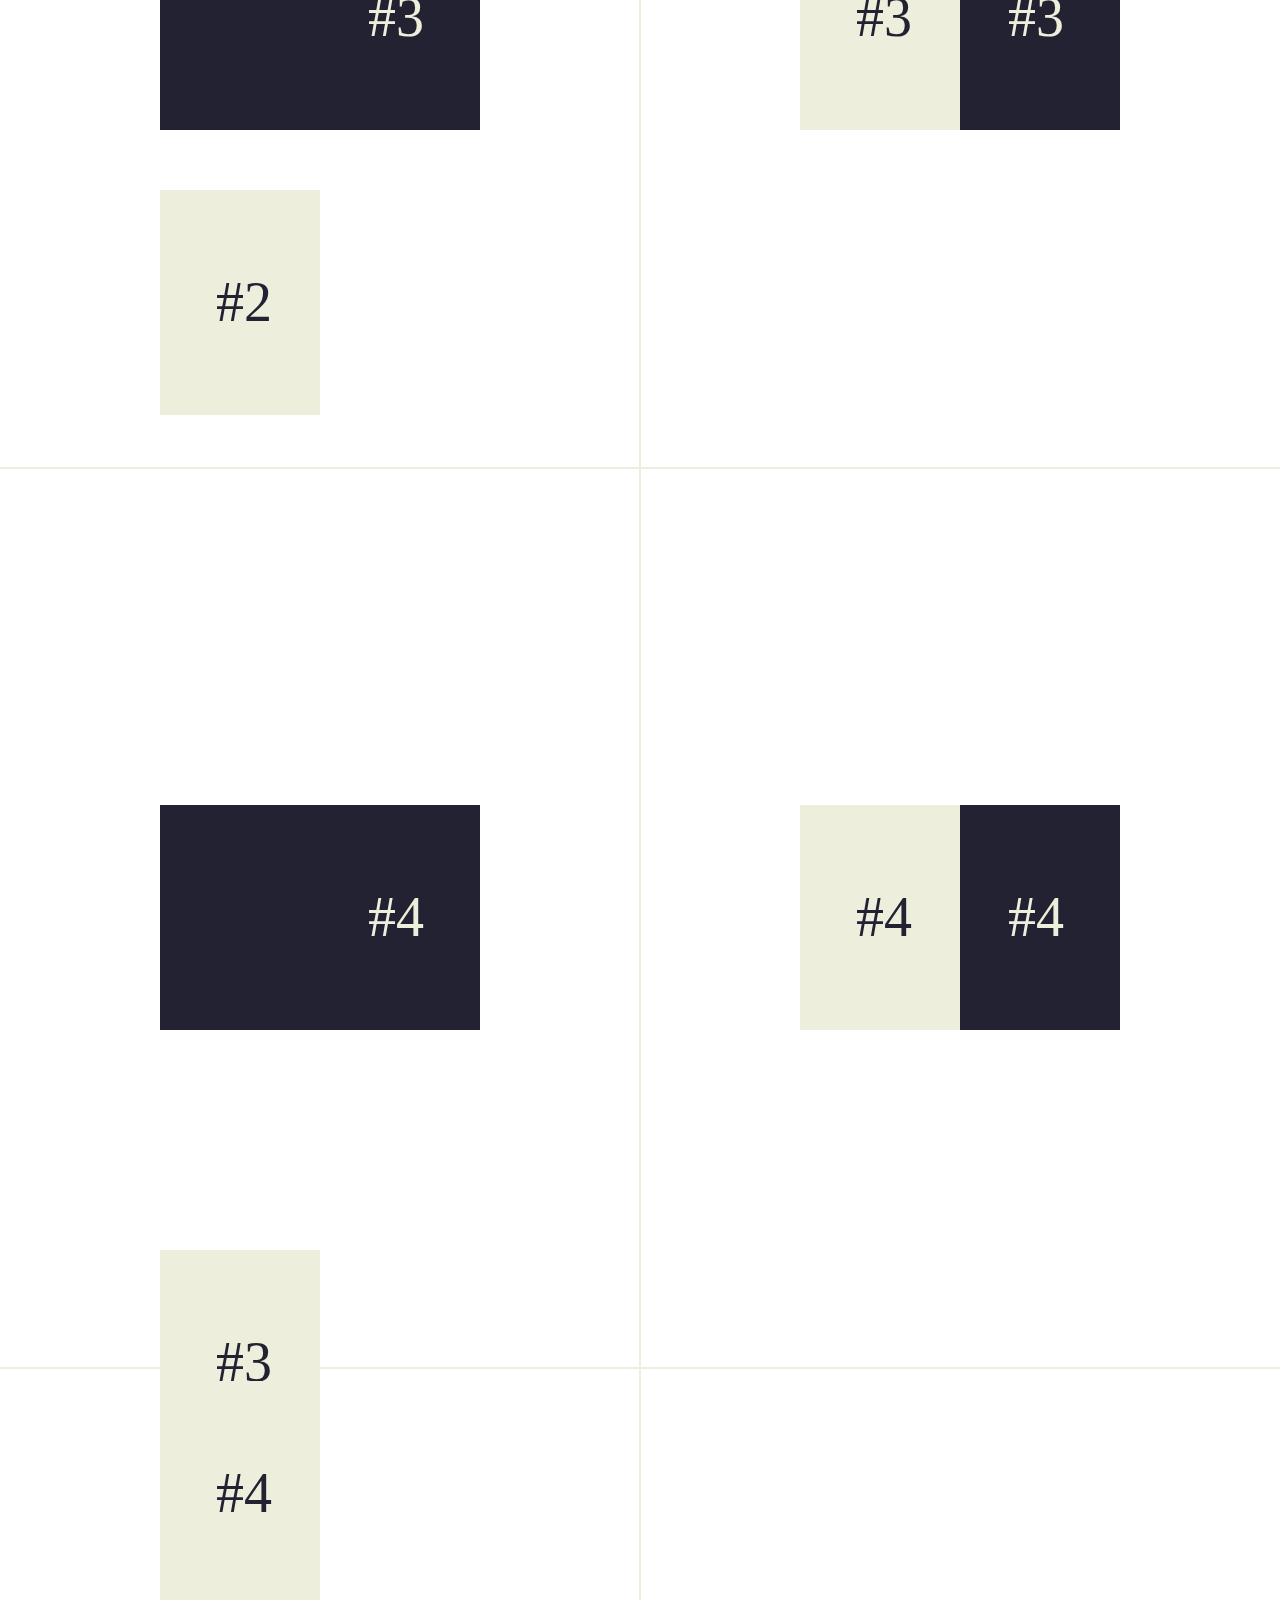
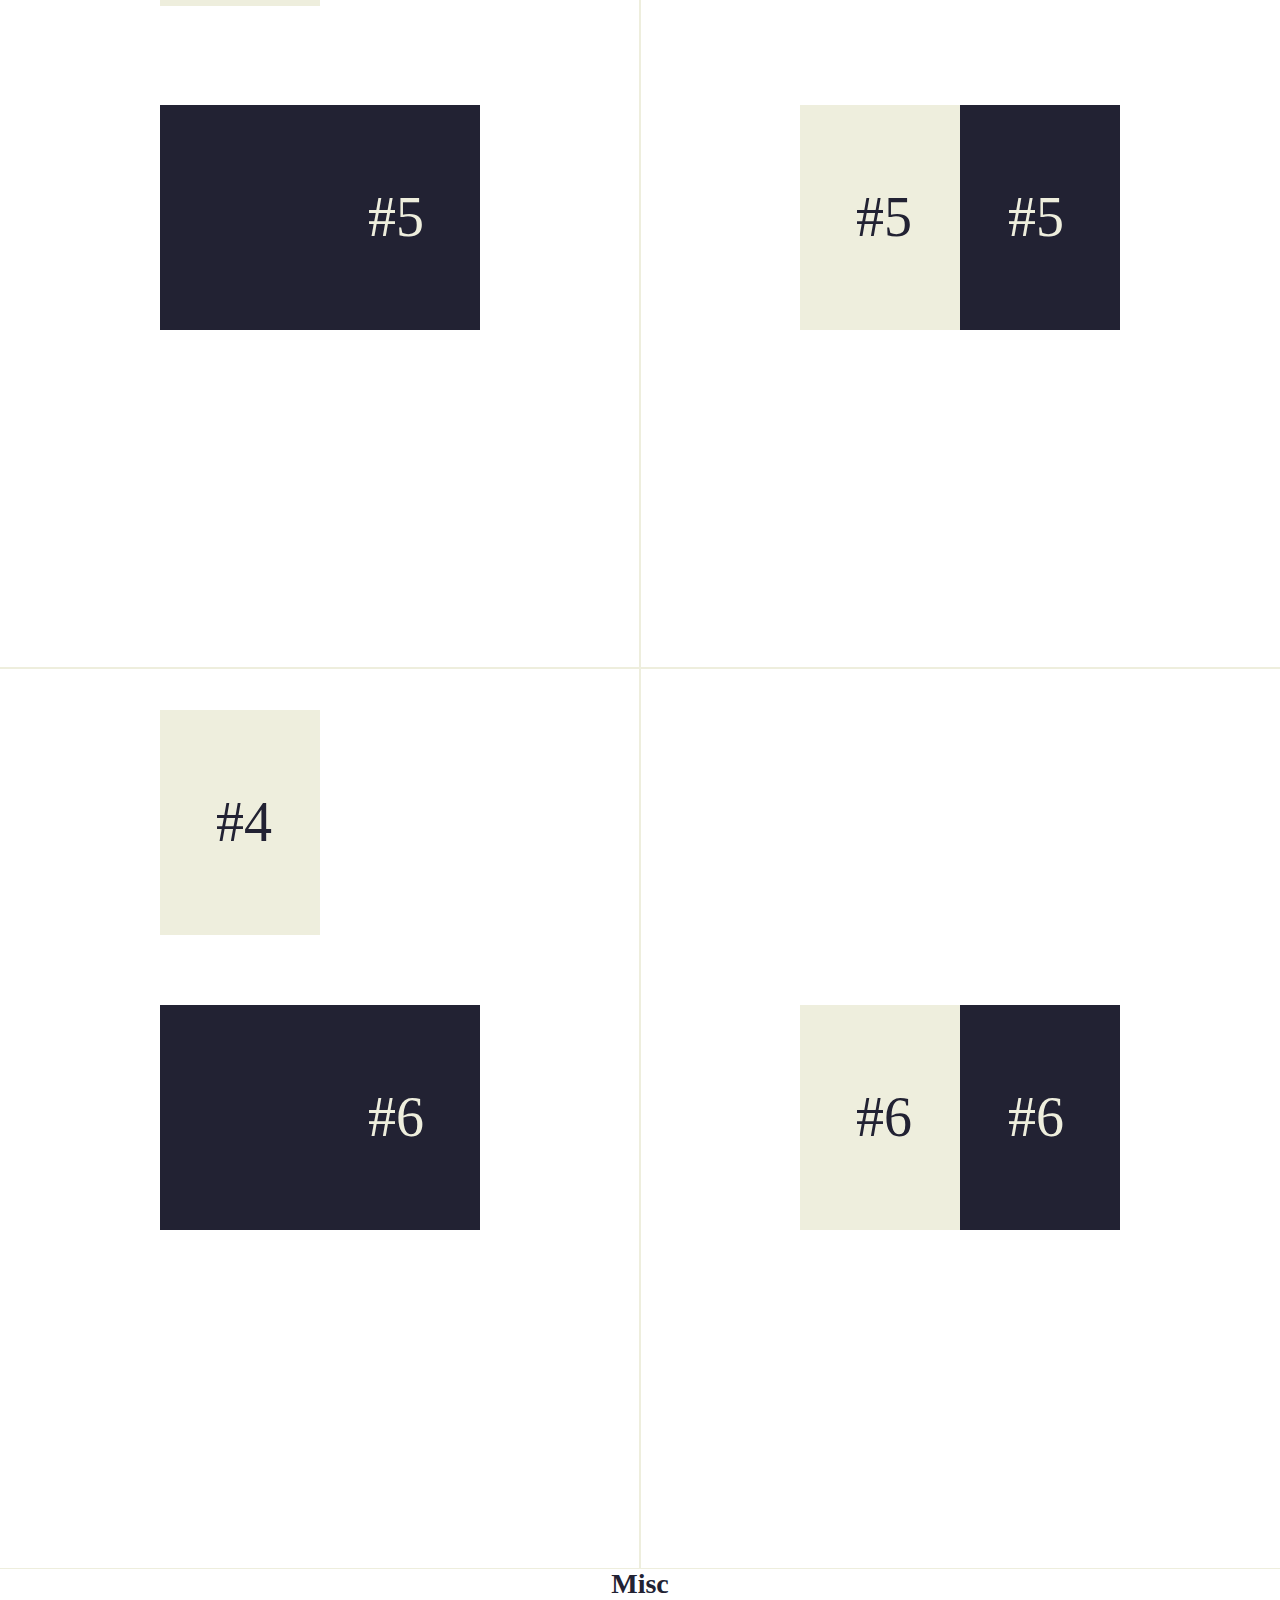
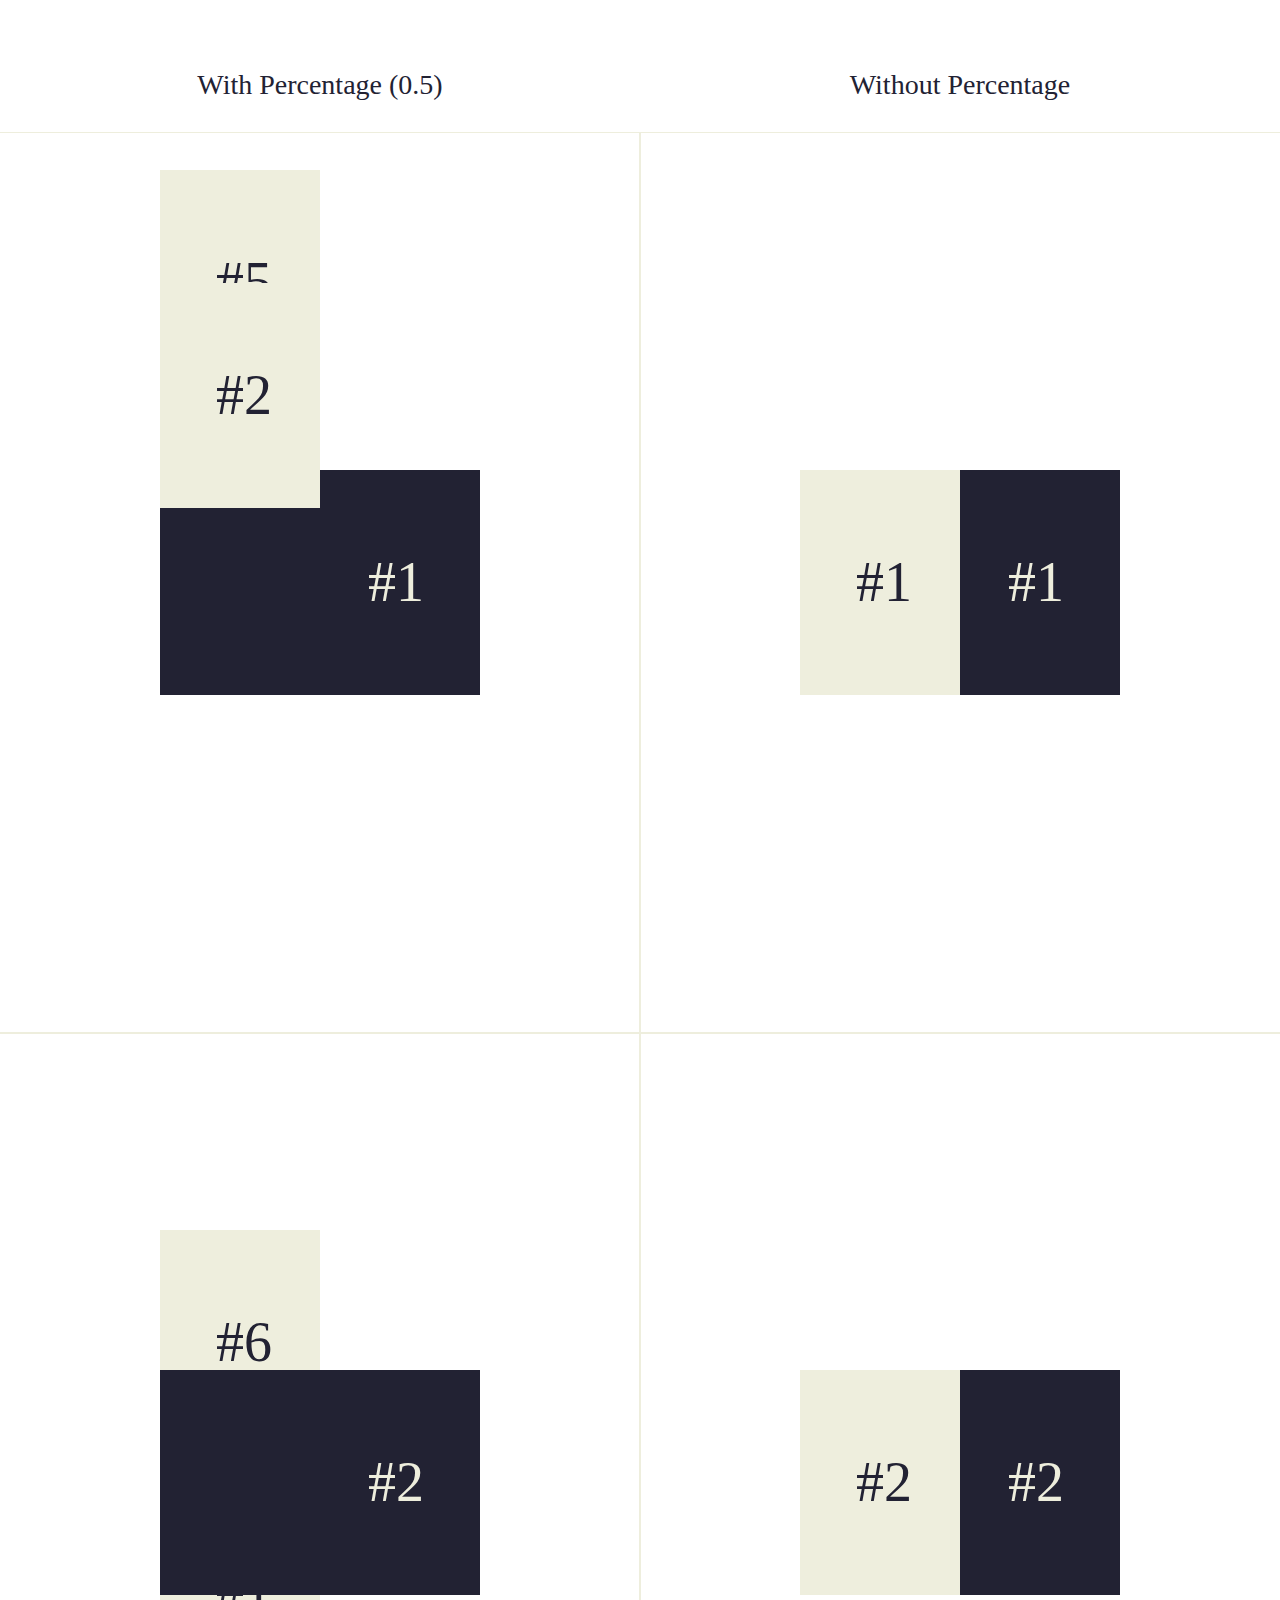
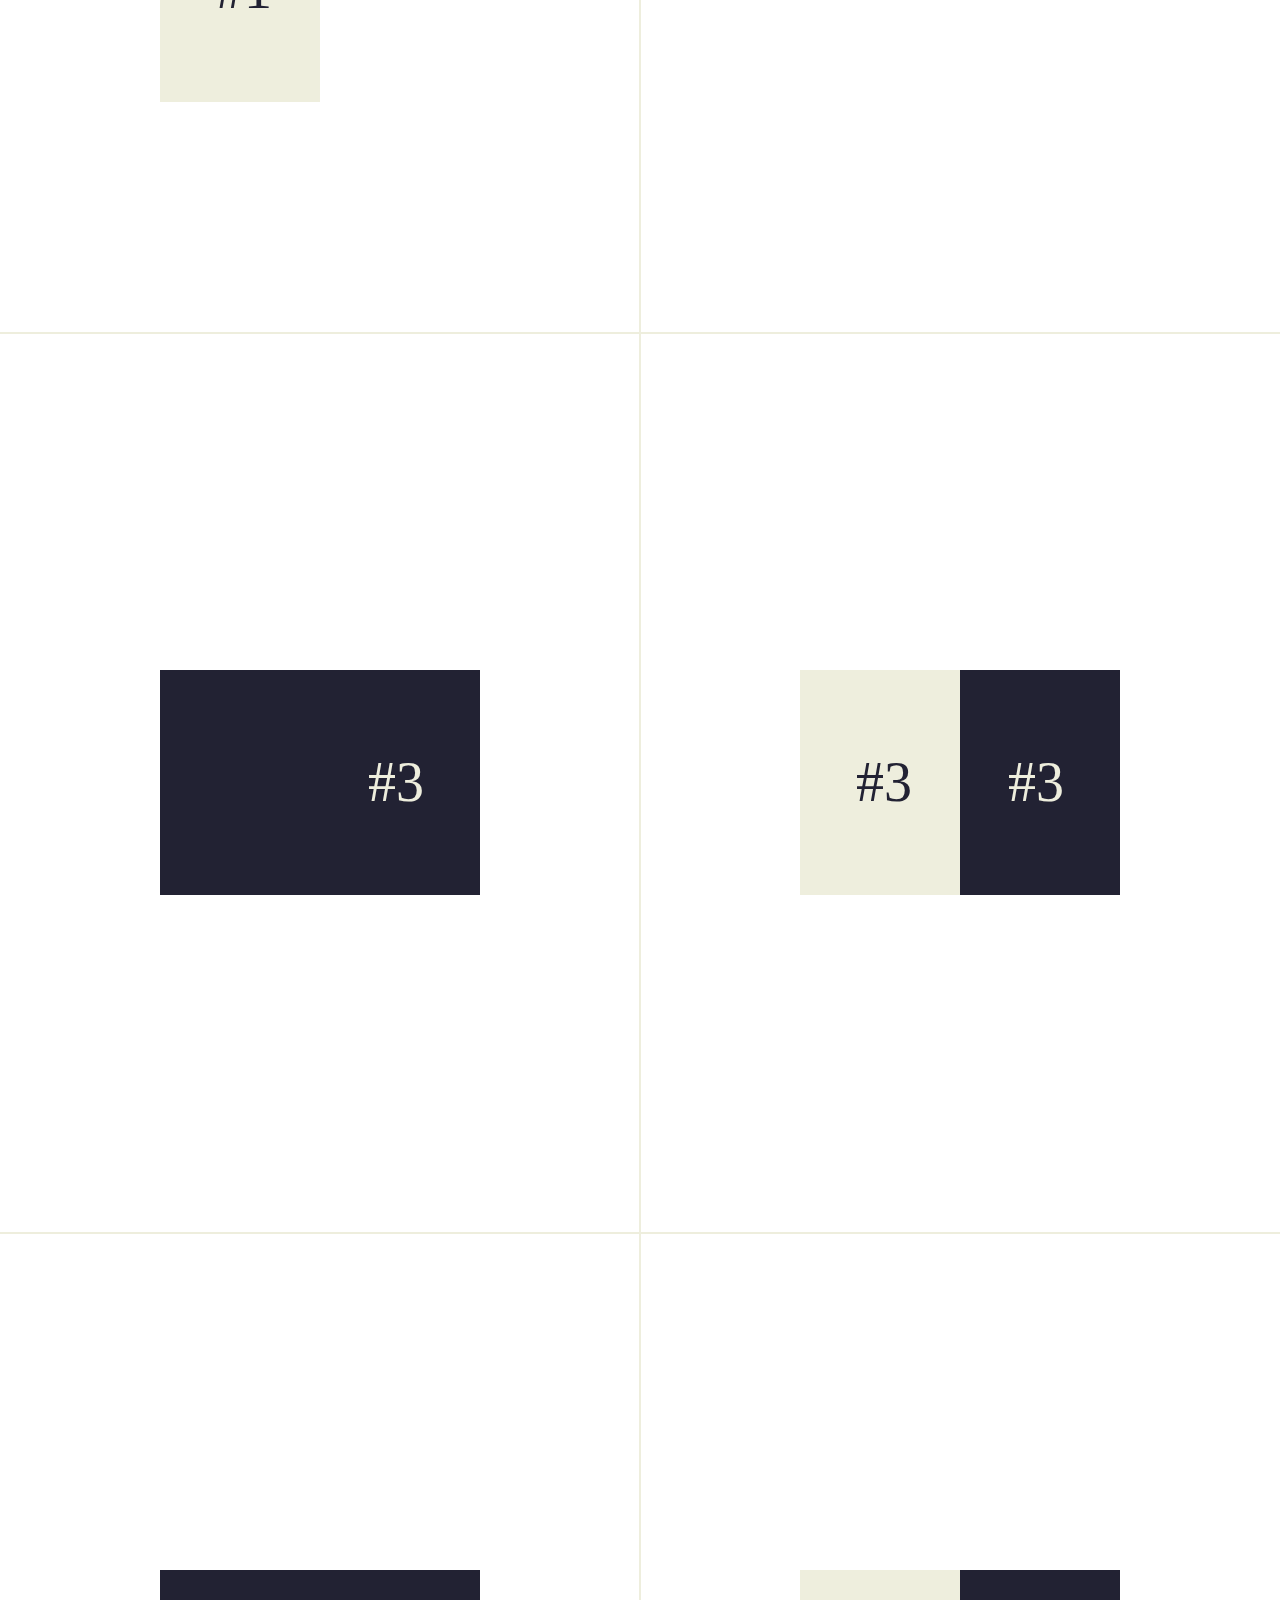
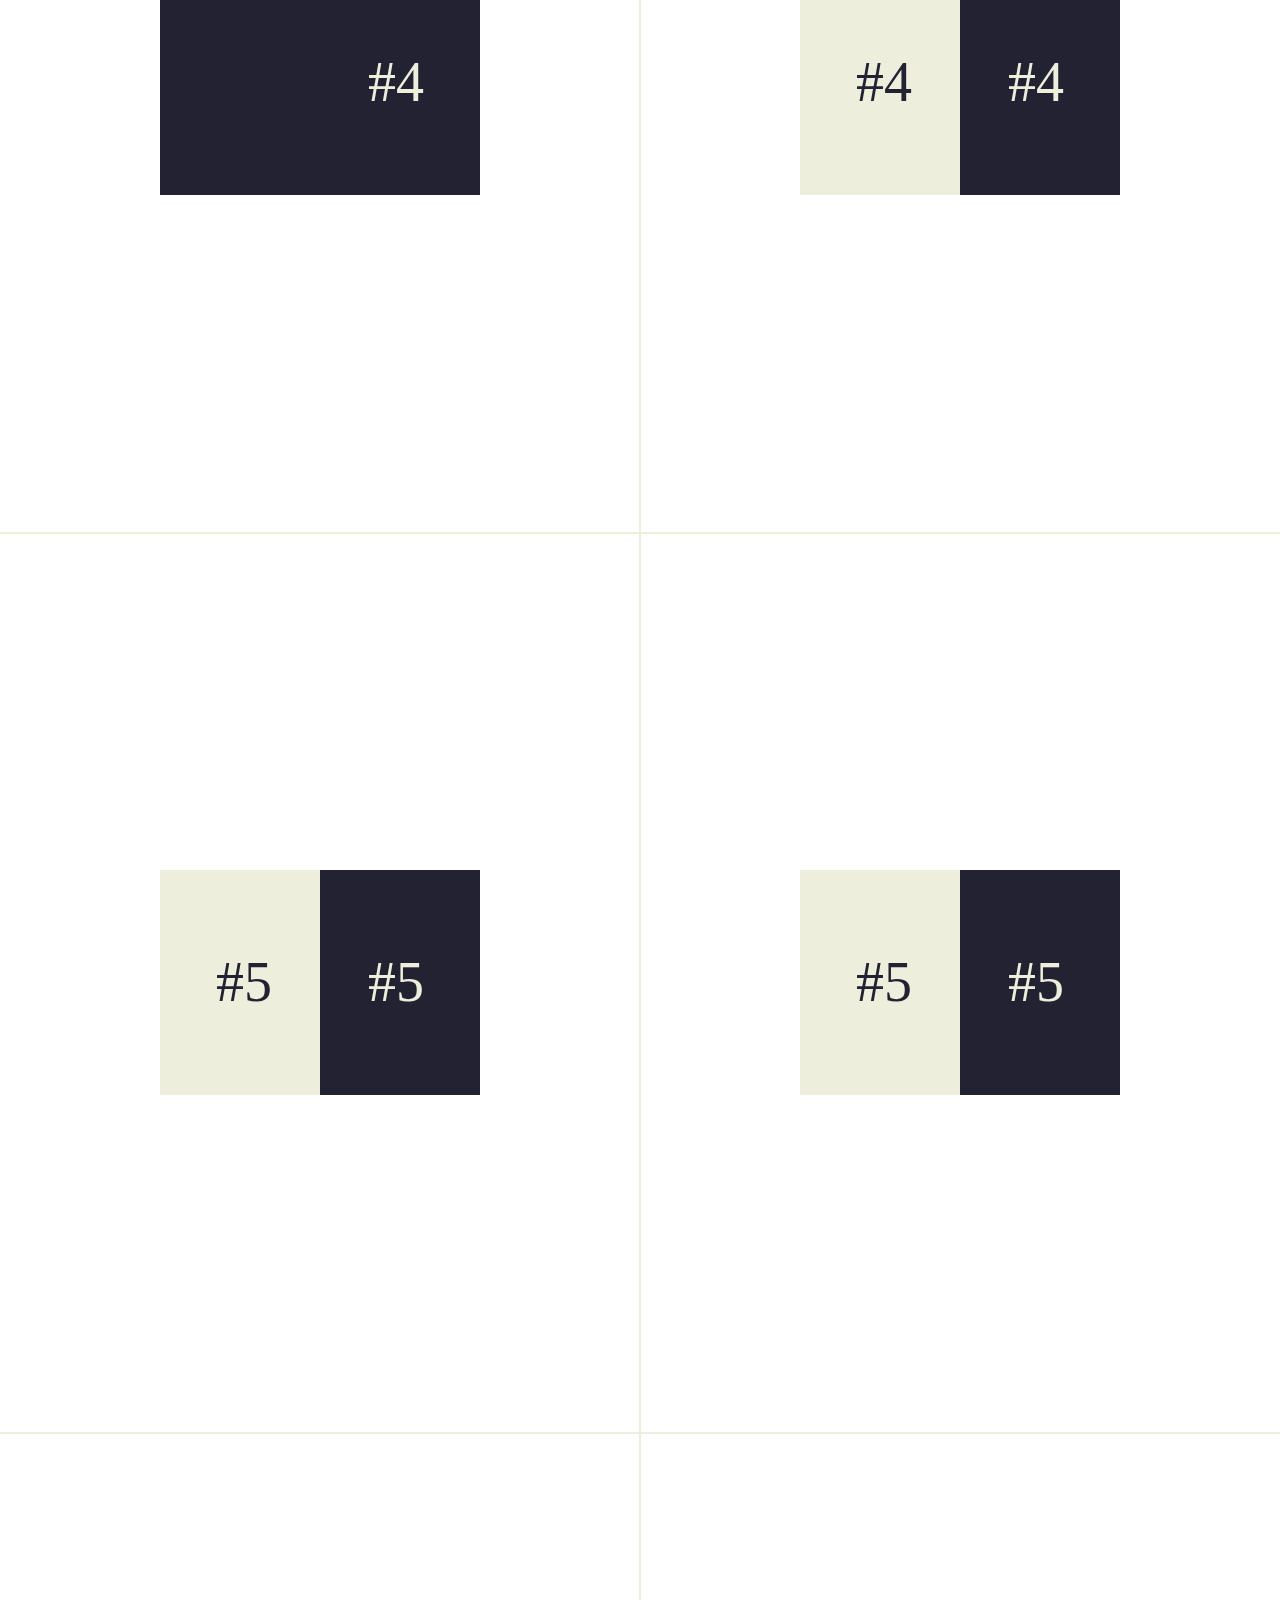
<file: rellax-master/tests/percentage.html>
<!DOCTYPE html>
<html lang="en">
<head>
	<meta charset="UTF-8">
	<meta name="viewport" content="width=device-width, initial-scale=1.0">
	<meta http-equiv="X-UA-Compatible" content="IE=edge">
	<title></title>
	<style>
		html, body{
			color: #223;
			font-size: 21pt;
			margin: 0; padding: 0;
		}
		nav{
			font-size: 21pt;
			line-height: 1.5em;
			position: fixed;
			bottom: 0; left: 0;
		}
		nav a{ color: inherit; }

		.col{
			text-align: center;
			width: 50%;
			float: left;
			box-sizing: border-box;
		}

		h4{ text-align: center;}

		.container{
			outline: 1px solid #eed;
			font-size: 42pt;
			padding: 37.5vh 12.5vw;
		}
		.block{
			background: #223;
			color: #eed;
			line-height: 25vh;
			text-align: right;
			padding: 0 42pt;
			position: relative;
		}
		span{
			background: #eed;
			color: #223;
			line-height: 25vh;
			text-align: left;
			padding: 0 42pt;
			display: block;
			width: 50%;
			position: absolute;
			top: 0; left: 0;
			box-sizing: border-box;
		}
	</style>
</head>
<body>
	<h4>data-rellax-speed = default</h4>
	<section>
		<div class="col">
			<br>With Percentage (0.5) <br><br>
			<div id="21" class="container"><div class="block">#1<span class="rellax" data-rellax-percentage="0.5">#1</span></div></div>
			<div id="22" class="container"><div class="block">#2<span class="rellax" data-rellax-percentage="0.5">#2</span></div></div>
			<div id="23" class="container"><div class="block">#3<span class="rellax" data-rellax-percentage="0.5">#3</span></div></div>
			<div id="24" class="container"><div class="block">#4<span class="rellax" data-rellax-percentage="0.5">#4</span></div></div>
			<div id="25" class="container"><div class="block">#5<span class="rellax" data-rellax-percentage="0.5">#5</span></div></div>
			<div id="26" class="container"><div class="block">#6<span class="rellax" data-rellax-percentage="0.5">#6</span></div></div>
		</div>
		<div class="col">
			<br>Without Percentage <br><br>
			<div id="21" class="container"><div class="block">#1<span class="rellax">#1</span></div></div>
			<div id="22" class="container"><div class="block">#2<span class="rellax">#2</span></div></div>
			<div id="23" class="container"><div class="block">#3<span class="rellax">#3</span></div></div>
			<div id="24" class="container"><div class="block">#4<span class="rellax">#4</span></div></div>
			<div id="25" class="container"><div class="block">#5<span class="rellax">#5</span></div></div>
			<div id="26" class="container"><div class="block">#6<span class="rellax">#6</span></div></div>
		</div>
	</section>

	<!-- /// -->
	<h4>data-rellax-speed = 2</h4>
	<section>
		<div class="col">
			<br>With Percentage (0.5) <br><br>
			<div class="container"><div class="block">#1<span class="rellax" data-rellax-speed="2" data-rellax-percentage="0.5">#1</span></div></div>
			<div class="container"><div class="block">#2<span class="rellax" data-rellax-speed="2" data-rellax-percentage="0.5">#2</span></div></div>
			<div class="container"><div class="block">#3<span class="rellax" data-rellax-speed="2" data-rellax-percentage="0.5">#3</span></div></div>
			<div class="container"><div class="block">#4<span class="rellax" data-rellax-speed="2" data-rellax-percentage="0.5">#4</span></div></div>
			<div class="container"><div class="block">#5<span class="rellax" data-rellax-speed="2" data-rellax-percentage="0.5">#5</span></div></div>
			<div class="container"><div class="block">#6<span class="rellax" data-rellax-speed="2" data-rellax-percentage="0.5">#6</span></div></div>
		</div>
		<div class="col">
			<br>Without Percentage <br><br>
			<div class="container"><div class="block">#1<span class="rellax" data-rellax-speed="2">#1</span></div></div>
			<div class="container"><div class="block">#2<span class="rellax" data-rellax-speed="2">#2</span></div></div>
			<div class="container"><div class="block">#3<span class="rellax" data-rellax-speed="2">#3</span></div></div>
			<div class="container"><div class="block">#4<span class="rellax" data-rellax-speed="2">#4</span></div></div>
			<div class="container"><div class="block">#5<span class="rellax" data-rellax-speed="2">#5</span></div></div>
			<div class="container"><div class="block">#6<span class="rellax" data-rellax-speed="2">#6</span></div></div>
		</div>
	</section>

	<!-- /// -->
	<h4>Misc</h4>
	<section>
		<div class="col">
			<br>With Percentage (0.5) <br><br>
			<div class="container"><div class="block">#1<span class="rellax" data-rellax-speed="1" data-rellax-percentage="0.5">#1</span></div></div>
			<div class="container"><div class="block">#2<span class="rellax" data-rellax-speed="-1" data-rellax-percentage="0.5">#2</span></div></div>
			<div class="container"><div class="block">#3<span class="rellax" data-rellax-speed="4" data-rellax-percentage="0.5">#3</span></div></div>
			<div class="container"><div class="block">#4<span class="rellax" data-rellax-speed="-4" data-rellax-percentage="0.5">#4</span></div></div>
			<div class="container"><div class="block">#5<span class="rellax" data-rellax-speed="0" data-rellax-percentage="0.5">#5</span></div></div>
			<div class="container"><div class="block">#6<span class="rellax" data-rellax-speed="-10" data-rellax-percentage="0.5">#6</span></div></div>
		</div>
		<div class="col">
			<br>Without Percentage <br><br>
			<div class="container"><div class="block">#1<span class="rellax" data-rellax-speed="1">#1</span></div></div>
			<div class="container"><div class="block">#2<span class="rellax" data-rellax-speed="-1">#2</span></div></div>
			<div class="container"><div class="block">#3<span class="rellax" data-rellax-speed="0">#3</span></div></div>
			<div class="container"><div class="block">#4<span class="rellax" data-rellax-speed="0">#4</span></div></div>
			<div class="container"><div class="block">#5<span class="rellax" data-rellax-speed="0">#5</span></div></div>
			<div class="container"><div class="block">#6<span class="rellax" data-rellax-speed="0">#6</span></div></div>
		</div>
	</section>

	<!-- Scripts -->
	<script src="../rellax.js"></script>
	<script>
		var rellax = new Rellax();
	</script>
</body>
</html>
</file>
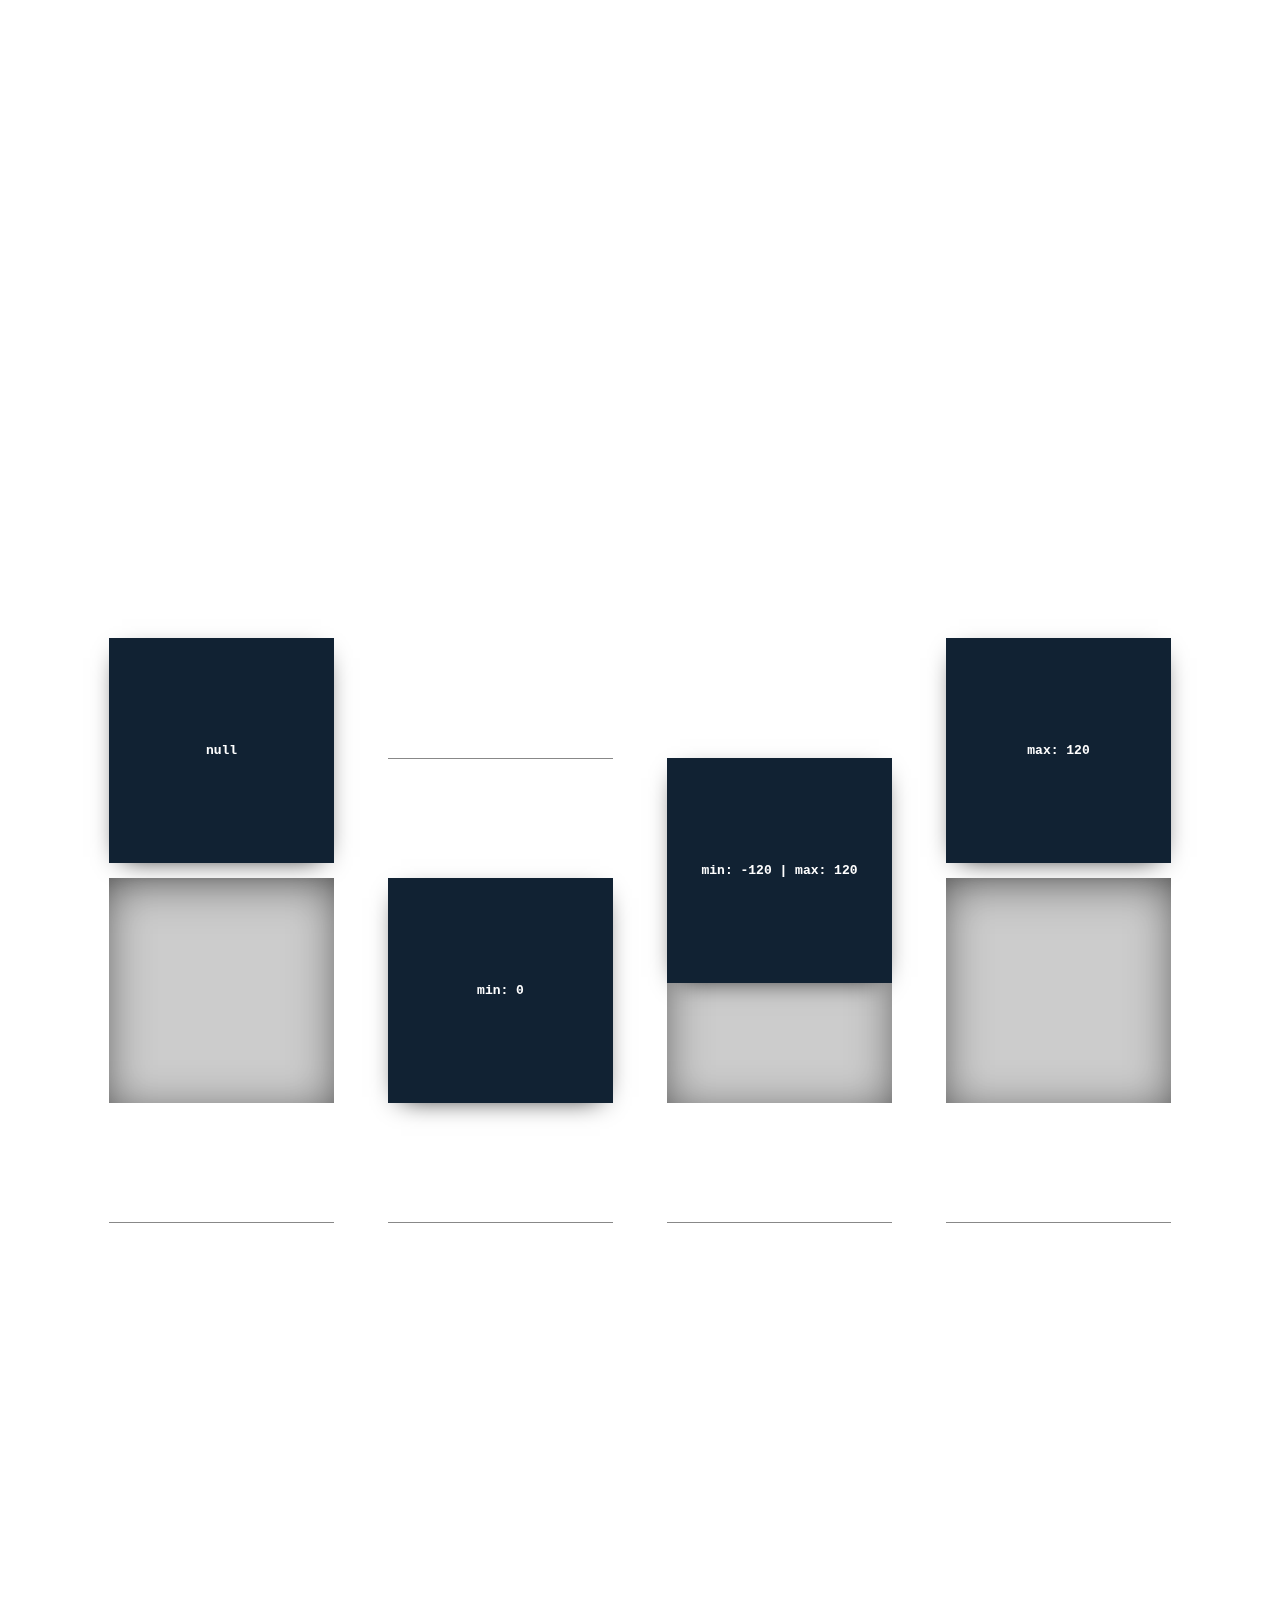
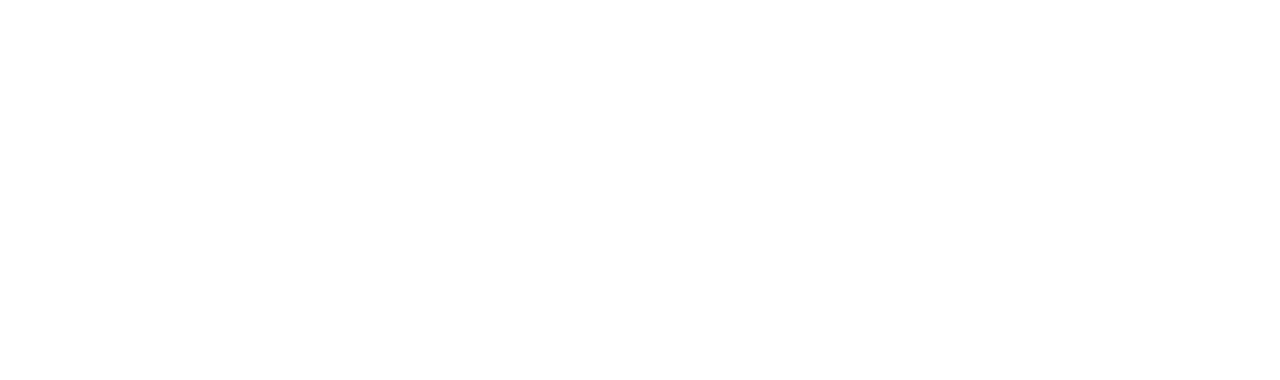
<file: rellax-master/tests/range.html>
<!DOCTYPE html>
<html lang="en">
<head>
	<meta charset="UTF-8">
	<meta name="viewport" content="width=device-width, initial-scale=1.0">
	<meta http-equiv="X-UA-Compatible" content="IE=edge">
	<title></title>

	<style>
		html, body {
			margin: 0; padding: 0;
			font-family: monospace;
			font-weight: bold;
		}

		.flex {
			display: flex;
			justify-content: center;
			align-items: center;
			height: 100vh; width: 100%;
			padding: 60vh 0;
		}

		.rellax-container {
			height: 25vmin; width: 25vmin;
			position: relative;
			background: #ccc;
			margin: 0 3vmin;
			box-shadow: inset 0 .5rem 4rem -1rem rgba(0,0,0,.8),
						0 -119px 0 #fff,
						0 -120px 0 #888,
						0 119px 0 #fff,
						0 120px 0 #888;
		}

		.rellax {
			background: #123;
			color: #fff;
			position: absolute;
			top: 0; left: 0;
			height: 100%; width: 100%;
			display: flex;
			justify-content: center;
			align-items: center;
			box-shadow: 0 .5rem 2rem -1rem rgba(0,0,0,1);
			will-change: transform;
		}
	</style>

</head>
<body>

	<div class="flex">
		<div class="rellax-container">
			<div class="rellax" data-rellax-speed="-5"> null </div>
		</div>
		<div class="rellax-container">
			<div class="rellax" data-rellax-speed="-5" data-rellax-min="0">min: 0</div>
		</div>
		<div class="rellax-container">
			<div class="rellax" data-rellax-speed="-5" data-rellax-min="-120" data-rellax-max="120">min: -120 | max: 120</div>
		</div>
		<div class="rellax-container">
			<div class="rellax" data-rellax-speed="-5" data-rellax-max="120">max: 120</div>
		</div>
	</div>

	<!-- Scripts -->
	<script src="../rellax.js"></script>
	<script>
		var rellax = new Rellax('.rellax', {center: true});
	</script>
</body>
</html>
</file>
<file: css/work.css>
body{
    margin: 0;
    background-image: url(../images/back.png);
    background-size: 100%;
    background-position: top center;
    color: #655554;
    position: relative;
    font-family: 'Gurmukhi MN',sans-serif;
}

h1,h2,h3{
    font-weight: lighter;
}
.work{
    margin: 10vh 20vw;
    position: absolute;
    z-index: 1;
}

.work img{
    width: 25vw;
}
.mac img{
    width: 30vw;
}

.white{
    background-color: rgb(255,255,255,0.3);
    padding: 1vw 5vw;
    box-shadow: 0px 5px 10px rgba(0,0,0,.1);
    font-family: 'TsukuBRdGothic-Regular',sans-serif;
}

.return{
    position: fixed;
    top: 30vh;
    left: 5vw;
    z-index: 1;
}

.return img{
    width: 5vw;
    height: 13vw;
}
.screen img{
    width: 14vw;
}
.mac img{
    width: 29vw;
}

.work_about{
    display: flex;
    justify-content: space-between;
    margin-bottom: 1vw;
}
</file>
<file: css/ball.css>
.ball1{
    width: 12vw;
    height: 12vw;
    background-color: white;
    border: solid 0.5px #655554;
    border-radius: 50%;
    position: absolute;
    top: 50vh;
    left: 5vw;
    z-index: 0;
    filter: blur(0.2px);
}
.ball2{
    width: 2vw;
    height: 2vw;
    background-color: white;
    border: solid 0.5px #655554;
    border-radius: 50%;
    position: absolute;
    top: 83vh;
    left: 25vw;
    z-index: 0;
    filter: blur(3px);
    
}

.ball3{
    width: 6vw;
    height: 6vw;
    background-color: white;
    border: solid 0.5px #655554;
    border-radius: 50%;
    position: absolute;
    top: 86vh;
    left: 10vw;
    z-index: 0;
    filter: blur(0.5px);
}

.ball4{
    width: 4vw;
    height: 4vw;
    background-color: white;
    border: solid 0.5px #655554;
    border-radius: 50%;
    position: absolute;
    top: 67vh;
    left: 20vw;
    z-index: 0;
    filter: blur(1px);
}

.ball5{
    width: 1vw;
    height: 1vw;
    background-color: white;
    border: solid 0.5px #655554;
    border-radius: 50%;
    position: absolute;
    top: 95vh;
    left: 35vw;
    z-index: 0;
    filter: blur(3px);
    
}

.ball6{
    width: 6vw;
    height: 6vw;
    background-color: white;
    border: solid 0.5px #655554;
    border-radius: 50%;
    position: absolute;
    top: 25vh;
    right: 10vw;
    z-index: 0;
    filter: blur(2px);
}

.ball7{
    width: 4.5vw;
    height: 4.5vw;
    background-color: white;
    border: solid 0.5px #655554;
    border-radius: 50%;
    position: absolute;
    top: 50vh;
    right: 35vw;
    z-index: 0;
    filter: blur(2.5px);
}

.ball8{
    width: 1vw;
    height: 1vw;
    background-color: white;
    border: solid 0.5px #655554;
    border-radius: 50%;
    position: absolute;
    top: 50vh;
    right: 15vw;
    z-index: 0;
    filter: blur(2px);
}

.ball9{
    width: 1vw;
    height: 1vw;
    background-color: white;
    border: solid 0.5px #655554;
    border-radius: 50%;
    position: absolute;
    top: 75vh;
    right: 20vw;
    z-index: 0;
    filter: blur(4px);
}

.ball10{
    width: 8vw;
    height: 8vw;
    background-color: white;
    border: solid 0.5px #655554;
    border-radius: 50%;
    position: absolute;
    top: 85vh;
    right: 25vw;
    z-index: 0;
    filter: blur(1px);
}

.ball11{
    width: 4vw;
    height: 4vw;
    background-color: white;
    border: solid 0.5px #655554;
    border-radius: 50%;
    position: absolute;
    top: 100vh;
    right: 40vw;
    z-index: 0;
    filter: blur(1.5px);
}

.ball12{
    width: 2vw;
    height: 2vw;
    background-color: white;
    border: solid 0.5px #655554;
    border-radius: 50%;
    position: absolute;
    top: 110vh;
    right: 45vw;
    z-index: 0;
    filter: blur(1px);
}

.ball13{
    width: 2.5vw;
    height: 2.5vw;
    background-color: white;
    border: solid 0.5px #655554;
    border-radius: 50%;
    position: absolute;
    top: 145vh;
    right: 35vw;
    z-index: 0;
    filter: blur(3.5px);
}

.ball14{
    width: 1.5vw;
    height: 1.5vw;
    background-color: white;
    border: solid 0.5px #655554;
    border-radius: 50%;
    position: absolute;
    top: 160vh;
    left: 45vw;
    z-index: 0;
    filter: blur(2px);
}

.ball15{
    width: 4vw;
    height: 4vw;
    background-color: white;
    border: solid 0.5px #655554;
    border-radius: 50%;
    position: absolute;
    top: 185vh;
    right: 23vw;
    z-index: 0;
    filter: blur(1.3px);
}

.ball16{
    width: 6.5vw;
    height: 6.5vw;
    background-color: white;
    border: solid 0.5px #655554;
    border-radius: 50%;
    position: absolute;
    top: 203vh;
    right: 27vw;
    z-index: 0;
    filter: blur(2px);
}

.ball17{
    width: 12vw;
    height: 12vw;
    background-color: white;
    border: solid 0.5px #655554;
    border-radius: 50%;
    position: absolute;
    top: 215vh;
    right: 5vw;
    z-index: 0;
    filter: blur(1px);
}

.ball18{
    width: 9vw;
    height: 9vw;
    background-color: white;
    border: solid 0.5px #655554;
    border-radius: 50%;
    position: absolute;
    top: 235vh;
    right: 16vw;
    z-index: 0;
}

.ball19{
    width: 2vw;
    height: 2vw;
    background-color: white;
    border: solid 0.5px #655554;
    border-radius: 50%;
    position: absolute;
    top: 265vh;
    right: 25vw;
    z-index: 0;
    filter: blur(1px);
}

.ball20{
    width: 1vw;
    height: 1vw;
    background-color: white;
    border: solid 0.5px #655554;
    border-radius: 50%;
    position: absolute;
    top: 280vh;
    right: 45vw;
    z-index: 0;
    filter: blur(1.7px);
}

.ball21{
    width: 3vw;
    height: 3vw;
    background-color: white;
    border: solid 0.5px #655554;
    border-radius: 50%;
    position: absolute;
    top: 235vh;
    left: 15vw;
    z-index: 0;
    filter: blur(3.5px);
}

.ball22{
    width: 8vw;
    height: 8vw;
    background-color: white;
    border: solid 0.5px #655554;
    border-radius: 50%;
    position: absolute;
    top: 255vh;
    left: 5vw;
    z-index: 0;
    filter: blur(0.8px);
}

.ball23{
    width: 4vw;
    height: 4vw;
    background-color: white;
    border: solid 0.5px #655554;
    border-radius: 50%;
    position: absolute;
    top: 268vh;
    left: 15vw;
    z-index: 0; 
    filter: blur(1.5px);
}

.ball24{
    width: 1vw;
    height: 1vw;
    background-color: white;
    border: solid 0.5px #655554;
    border-radius: 50%;
    position: absolute;
    top: 215vh;
    left: 13vw;
    z-index: 0; 
    filter: blur(5px);
}

.ball25{
    width: 1.3vw;
    height: 1.3vw;
    background-color: white;
    border: solid 0.5px #655554;
    border-radius: 50%;
    position: absolute;
    top: 220vh;
    left: 40vw;
    z-index: 0;
    filter: blur(3px); 
}
</file>
<file: rellax-master/css/main.css>
html, body {
  margin: 0;
  padding: 0;
  font-family: 'Source Sans Pro', sans-serif;
  text-rendering: optimizeLegibility;
  color: #222;
  overflow-x: hidden;
}
h4 {
  font-size: 22px;
  margin-bottom: 28px;
}
p {
  font-size: 22px;
}
a,
a:hover,
a:active,
a:visited {
  text-decoration: none;
  color: #5000F1;
}

header h2 {
  font-size: 15px;
  font-weight: 900;
  letter-spacing: 0.15em;
  margin-top: 70px;
}
header a h2 {
  color: #222;
}
header a h2 span {
  transition: all 400ms cubic-bezier(0.68, -0.1, 0.265, 1.55);
}
header a:hover h2 span {
  color: #fff;
  margin-left: 10px;
}
header .white-block {
  margin-top: 20px;
  width: 46px;
  height: 6px;
  background: #fff;
}

header .title {
  margin-top: 80px;
}
header h1 {
  font-size: 96px;
  font-weight: 900;
  letter-spacing: 0.12em;
  margin: 0;
  margin-left: -6px;
}
header h1 span {
  display: inline-block;
  font-size: 20px;
  margin-top: 18px;
  vertical-align: top;
  letter-spacing: 0;
}
header .title a {
  display: inline-block;
  margin-top: 6px;
  margin-right: -70px;
  background: #222;
  padding: 26px 80px;
  color: #fff;
  border-radius: 12px;
  font-size: 26px;
  letter-spacing: 0.2em;
  transition: all 300ms cubic-bezier(0.68, -0.1, 0.265, 1.55);
}
header .title a:hover {
  margin-top: 12px;
  margin-right: -80px;
  padding: 20px 90px;
}
header h3 {
  font-size: 21px;
}


/*----------------------------------
  Background Grid
------------------------------------*/


.grid {
  position: fixed;
  width: 100%;
}
.grid-line {
  height: 100vh;
  border-left: 1px solid #ccc;
}




.fixed-top {
  position: absolute;
  width: 600px;
  height: 600px;
  background: #00F1C9;
  border-radius: 12px;
  z-index: -1;
  margin-top: -220px;
  margin-left: 100px;
}


/*----------------------------------
  Main
------------------------------------*/

main,
.main {
  overflow: hidden;
}

.section {
  position: relative;
}
section.san-francisco {
  margin-top: 100px;
}


.absolute {
  position: absolute;
  width: 100%;
  height: auto;
  margin-top: 100px;
}
.absolute.above {
  z-index: 2;
}
.absolute h2 {
  font-size: 140px;
  font-weight: 900;
  letter-spacing: -0.04em;
  color: #F0F0F0;
  z-index: -1;
}
.lg-green {
  width: 160px;
  height: 160px;
  background: #00F1C9;
  border-radius: 12px;
  margin-left: -80px;
  margin-top: 200px;
}
.sm-green {
  width: 60px;
  height: 60px;
  background: #00F1C9;
  border-radius: 12px;
  margin-left: -30px;
  margin-top: 400px;
}
.sm-purple {
  width: 60px;
  height: 60px;
  background: #5000F1;
  border-radius: 12px;
  margin-left: -30px;
  margin-top: 400px;
}
.xs-green {
  width: 60px;
  height: 60px;
  background: #00F1C9;
  border-radius: 12px;
  margin-left: -30px;
  margin-top: 400px;
}
.md-green {
  width: 120px;
  height: 120px;
  background: #00F1C9;
  border-radius: 12px;
  margin-left: -60px;
  margin-top: 10px;
}
.lg-purple {
  width: 80px;
  height: 80px;
  background: #5000F1;
  border-radius: 12px;
  margin-left: 57px;
  margin-top: 60px;
}





.date {
  margin-top: 400px;
  font-size: 48px;
  font-weight: 600;
  color: #5000F1;
}
.temp {
  margin-top: 200px;
  font-size: 280px;
  font-weight: 900;
  letter-spacing: -0.07em;
  color: #5000F1;
}







.text-editor {
  background: #222;
  padding: 60px 50px;
  border-radius: 12px;
  margin-left: 15px;
}
code {
  text-align: left;
  padding: 0;
  font-size: 22px;
  background: none;
  border-radius: 0;
  color: #00F1C9;
}



.md-facebook {
  width: 60px;
  height: 60px;
  background: #5000F1;
  border-radius: 12px;
  margin-left: 68px;
  margin-top: 600px;
}
.md-twitter {
  width: 120px;
  height: 120px;
  background: #00F1C9;
  border-radius: 12px;
  margin-left: -60px;
  margin-top: 60px;
}
.md-dixonandmoe {
  width: 120px;
  height: 120px;
  background: #5000F1;
  border-radius: 12px;
  margin-left: -60px;
  margin-top: 760px;
}
.bt-green {
  width: 60px;
  height: 60px;
  background: #00F1C9;
  border-radius: 12px;
  margin-left: -30px;
  margin-top: 700px;
}
.bt-purple {
  width: 80px;
  height: 80px;
  background: #5000F1;
  border-radius: 12px;
  margin-left: 57px;
  margin-top: 600px;
}

.share {
  position: relative;
  top: -240px;
}
.share a {
  font-size: 34px;
}
.share a span {
  transition: all 400ms cubic-bezier(0.68, -0.1, 0.265, 1.55);
}
.share a:hover span {
  margin-left: 10px;
}

a.dam,
a.dam:hover,
a.dam:active,
a.dam:visited {
  color: #222;
}

span.purple {
  color: #5000F1;
}
span.green {
  color: #A0F100;
}
span.white {
  color: #fff;
}


@-webkit-keyframes fuzz /* Safari and Chrome */ {
  0% {
    opacity: 0;
  }
  40% {
    opacity: 0;
  }
  100% {
    /*-webkit-transform: scaleY(1);*/
    opacity: 1;
  }
}

@-webkit-keyframes fuzz2 /* Safari and Chrome */ {
  0% {
    opacity: 0;
  }
  48% {
    opacity: 0;
  }
  100% {
    opacity: 1;
  }
}

@-webkit-keyframes fuzz3 /* Safari and Chrome */ {
  0% {
    opacity: 0;
  }
  54% {
    opacity: 0;
  }
  100% {
    opacity: 1;
  }
}





@-webkit-keyframes stretch /* Safari and Chrome */ {
  0% {
    -webkit-transform: scaleX(0);
    opacity: 0;
  }
  50% {
    -webkit-transform: scaleX(0);
    opacity: 1;
  }
  60% {
    -webkit-transform: scaleX(0);
  }
  100% {
    -webkit-transform: scaleX(1);
  }
}

@-webkit-keyframes fadeInUp {
  0% {
    opacity: 0;
    -webkit-transform: translate3d(0, 20px, 0);
  }
  30% {
    opacity: 0;
  }

  100% {
    opacity: 1;
  }
}







/*----------------------------------
  Medium devices: iPad vertical
------------------------------------*/

@media (max-width: 991px) {


}



/*----------------------------------
  Small devices: iPhone 6+ and below
------------------------------------*/

@media (max-width: 767px) {


}


/*----------------------------------
  iPhone 6 & 6+ specific text bump
------------------------------------*/

@media (max-width: 991px) and (max-height: 736px) and (min-height: 481px) {


}
</file>
